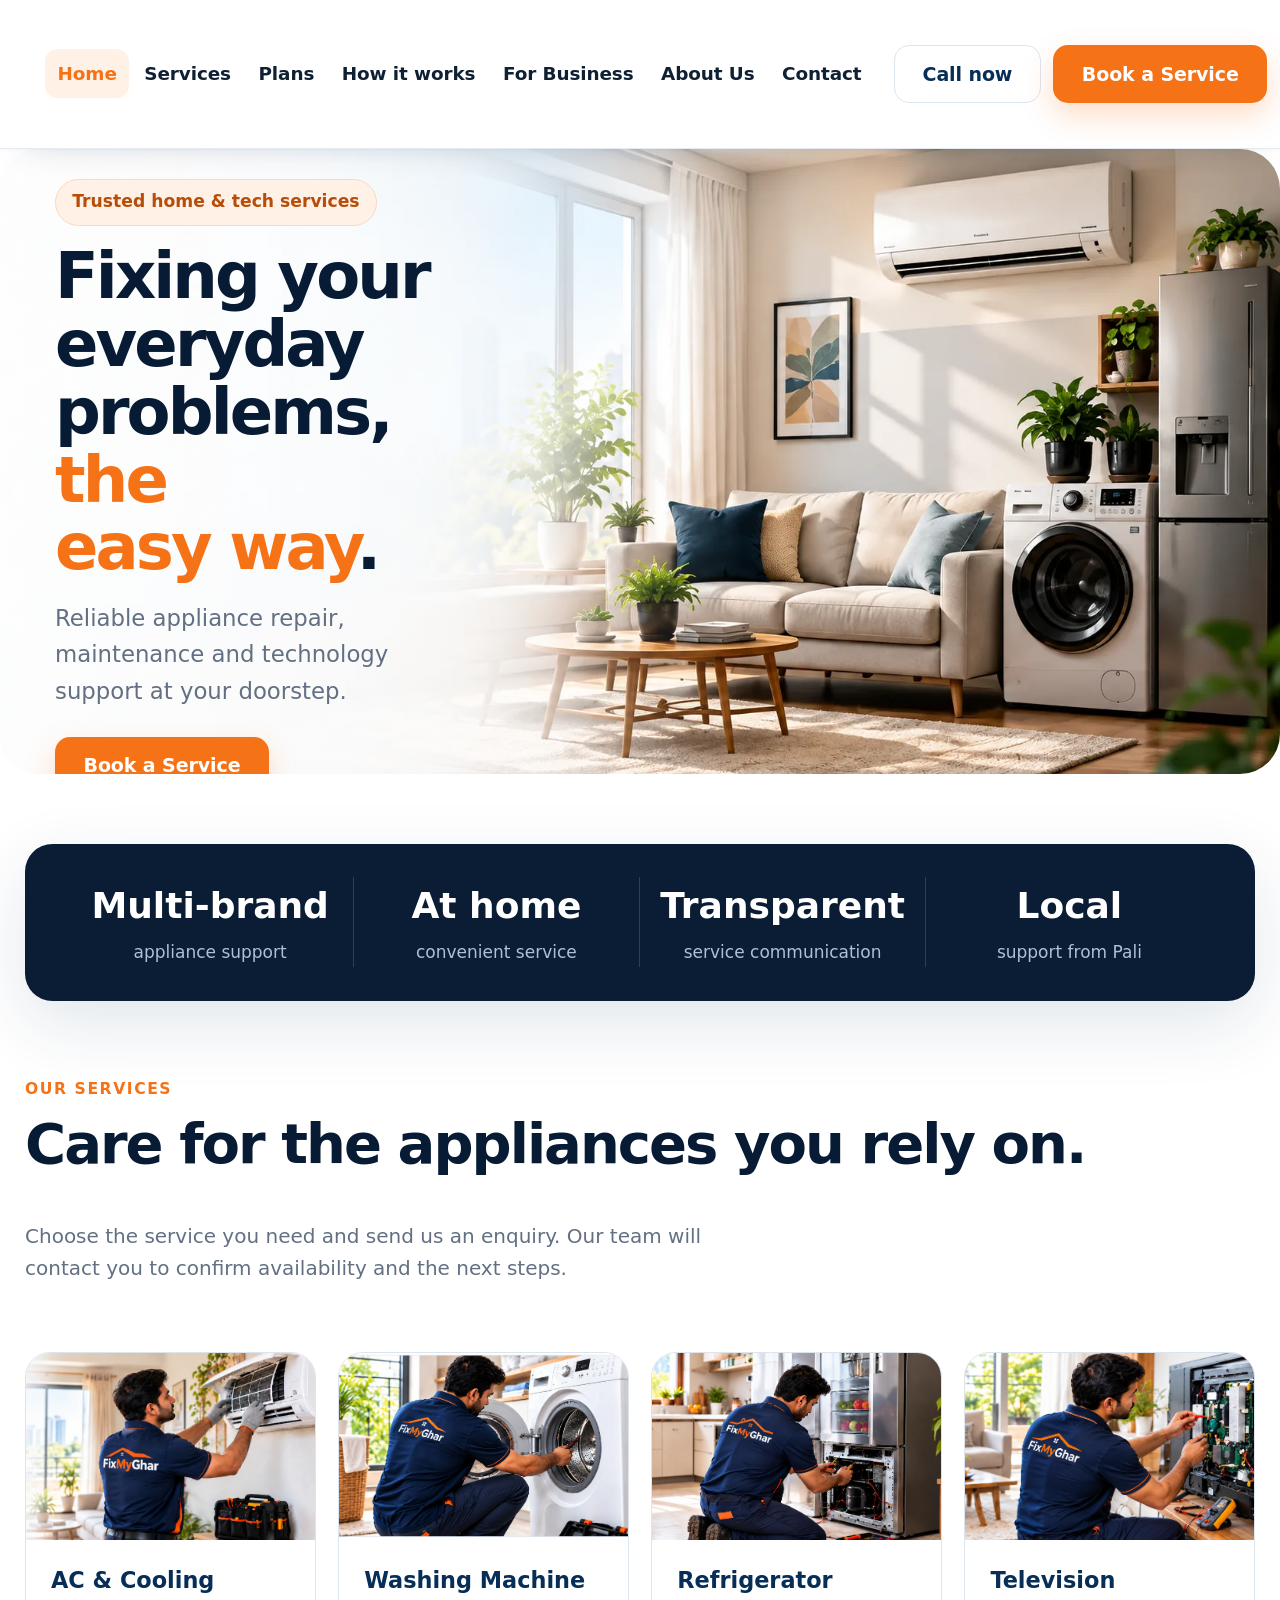
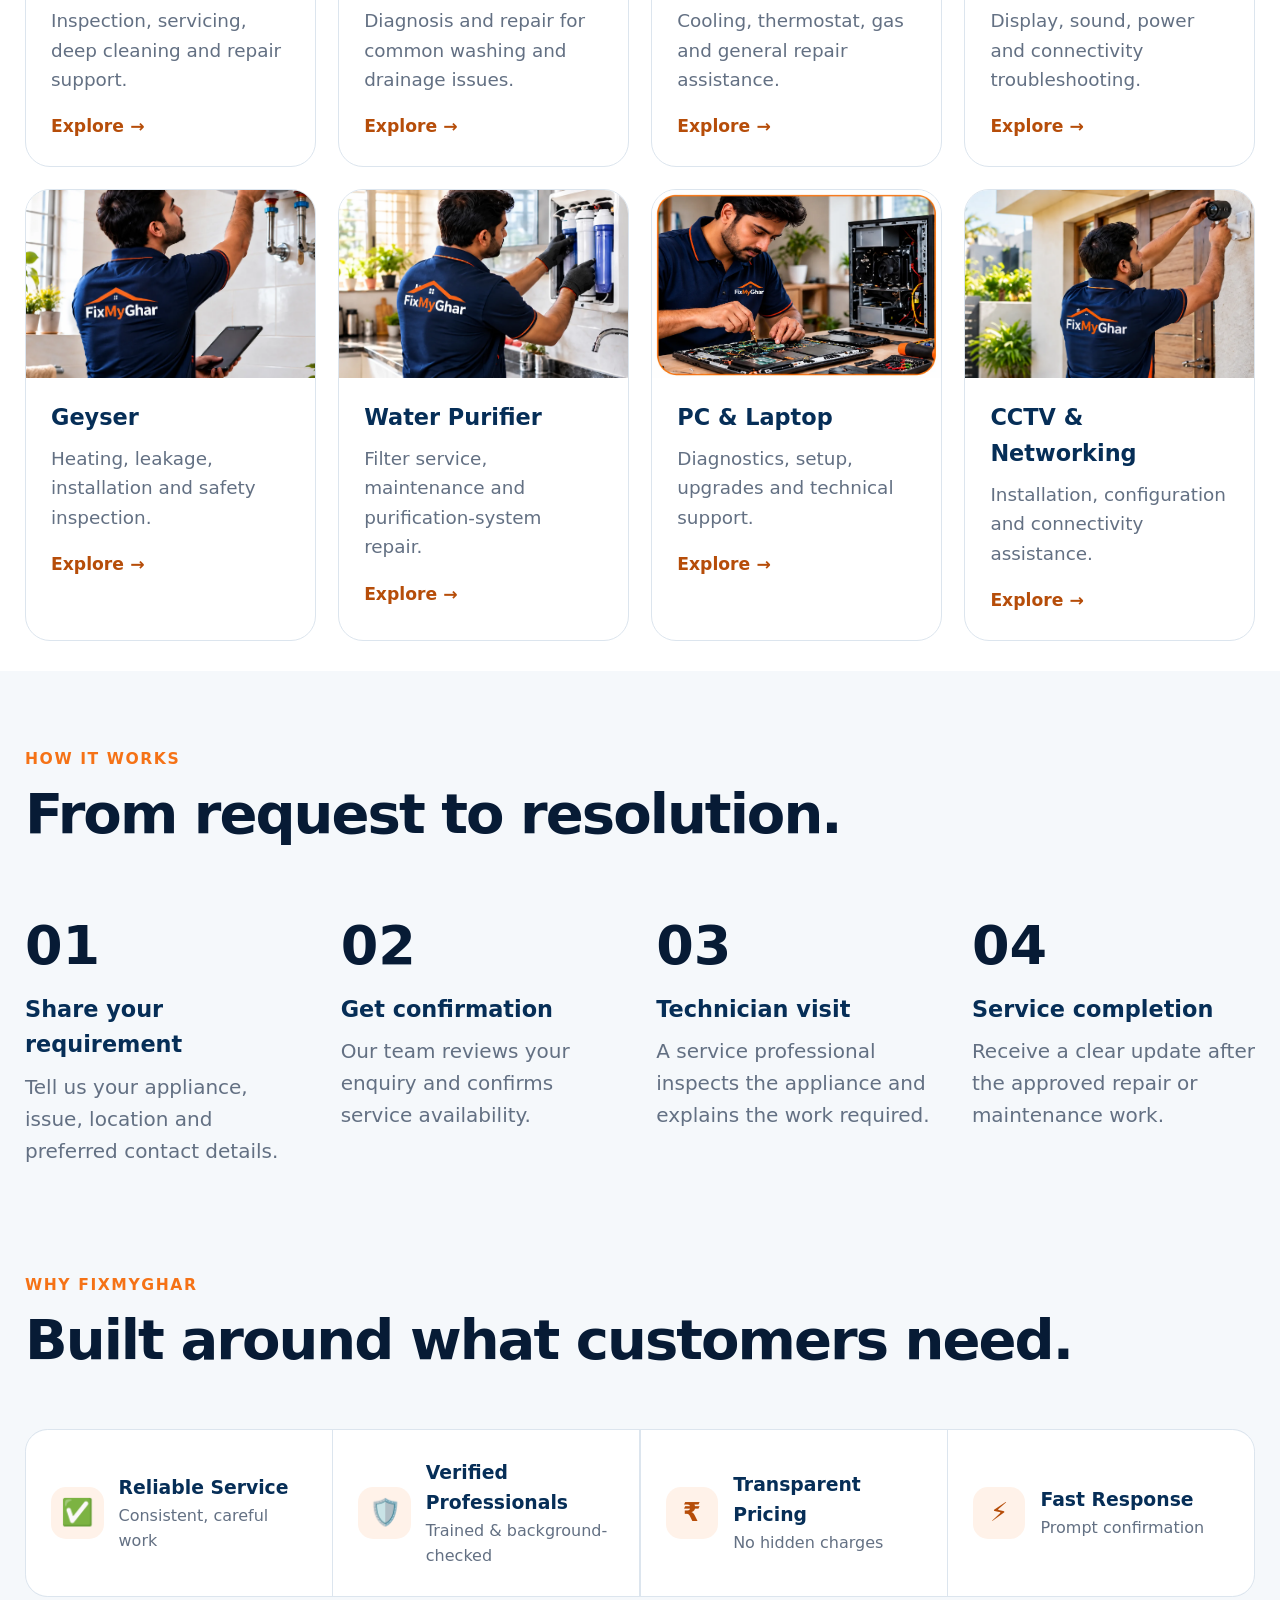
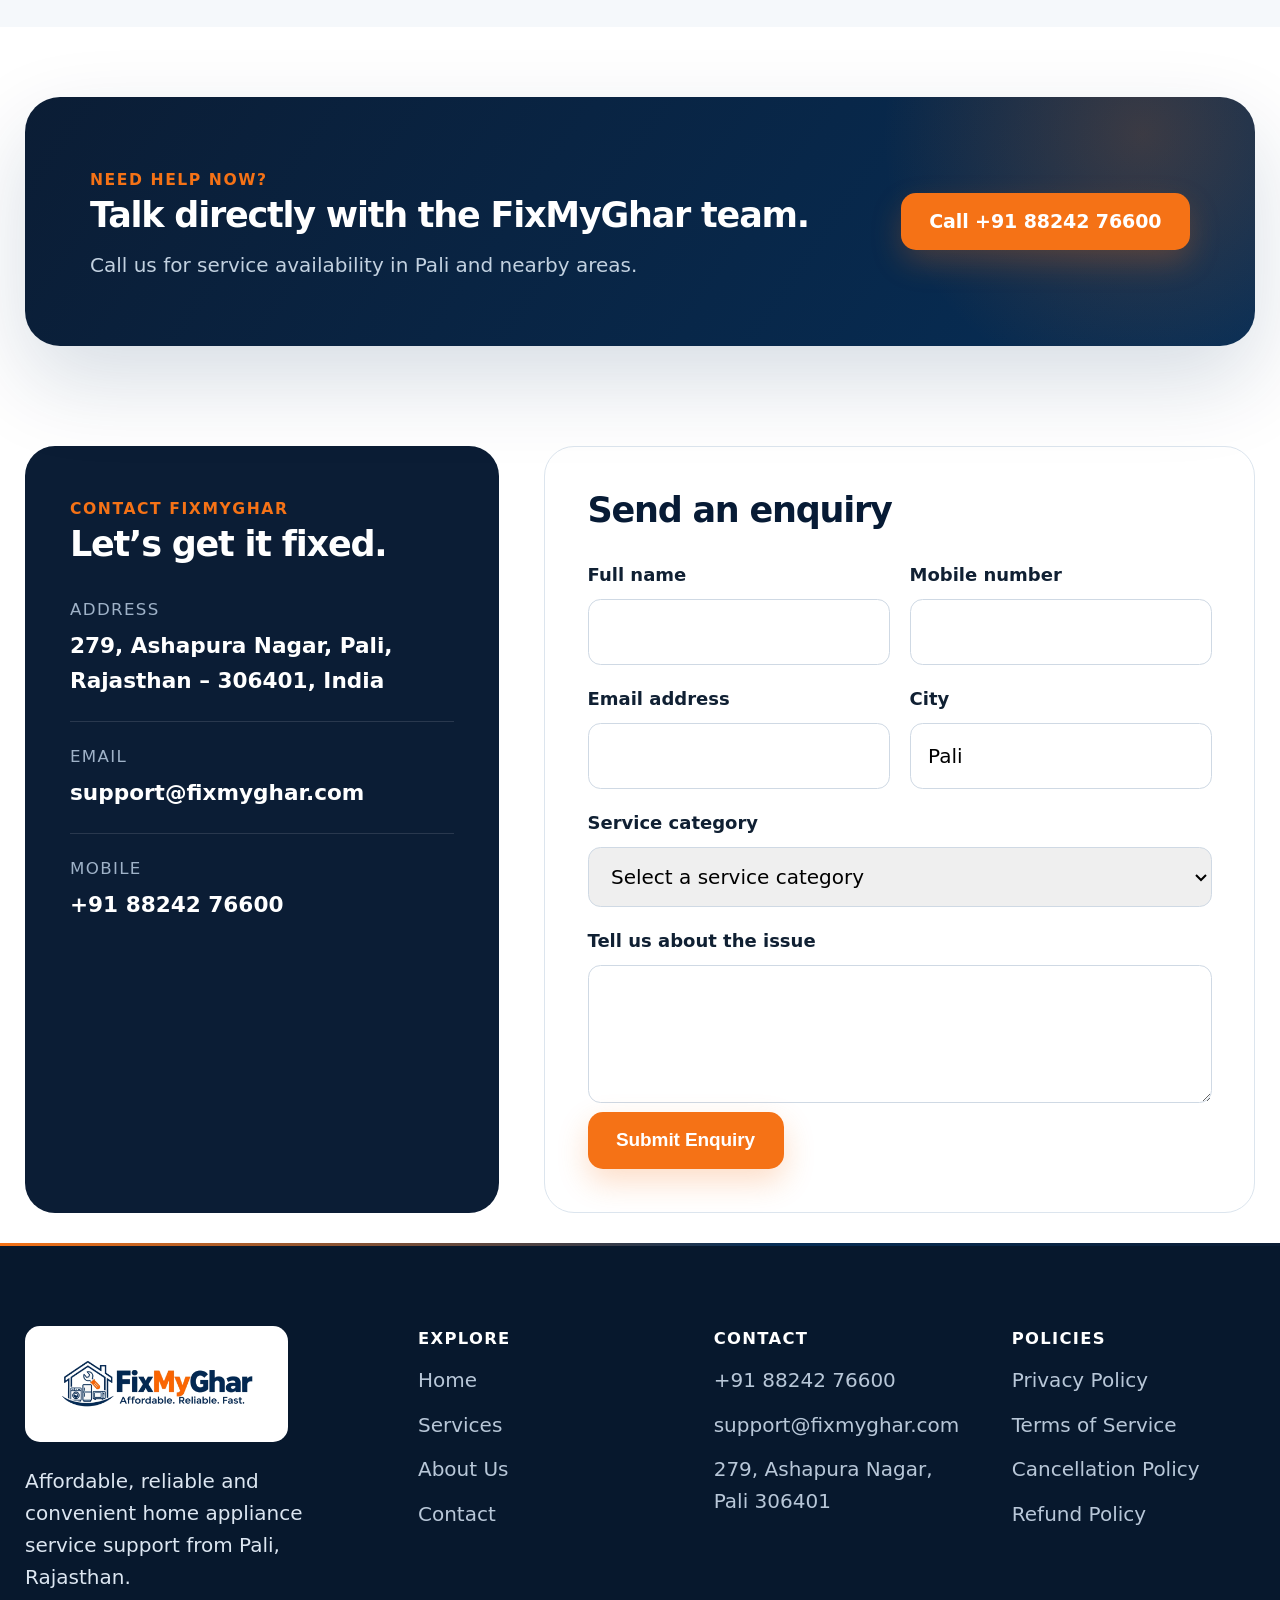
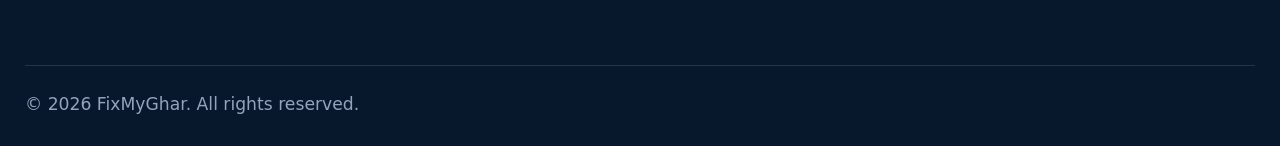
<file: index.html>
<!doctype html>
<html lang="en">
<head>
  <meta charset="utf-8">
  <meta name="viewport" content="width=device-width, initial-scale=1">
  <title>FixMyGhar | Affordable, Reliable Home Appliance Service</title>
  <meta name="description" content="Book trusted appliance repair and maintenance services with FixMyGhar in Pali, Rajasthan.">
  <link rel="icon" type="image/svg+xml" href="data:image/svg+xml,%3Csvg xmlns='http://www.w3.org/2000/svg' viewBox='0 0 64 64'%3E%3Crect width='64' height='64' rx='14' fill='%23062e57'/%3E%3Cpath d='M13 31 32 16l19 15v20H13z' fill='none' stroke='%23fff' stroke-width='5'/%3E%3Cpath d='m27 39 15-15' stroke='%23f57216' stroke-width='6' stroke-linecap='round'/%3E%3C/svg%3E">
  <link rel="stylesheet" href="styles.css?v=20260928">
</head>
<body>

  <header class="header">
    <nav class="nav wrap">
      <a href="/"><img class="logo" src="assets/fixmyghar-logo.webp?v=20260928b" alt="FixMyGhar – Affordable, Reliable, Fast"></a>
      <div class="navlinks">
        <a class="active" href="/">Home</a>
        <a href="/services">Services</a>
        <a href="/plans">Plans</a>
        <a href="/how-it-works">How it works</a>
        <a href="/business">For Business</a>
        <a href="/about">About Us</a>
        <a href="/contact">Contact</a>
      </div>
      <div class="actions">
        <a class="btn btn-secondary" href="tel:+918824276600">Call now</a>
        <a class="btn btn-primary" href="/contact">Book a Service</a>
        <button class="menu" aria-label="Toggle menu">☰</button>
      </div>
    </nav>
  </header>

  <main>

    <section class="img-hero">
      <div class="img-hero-media">
        <img src="assets/hero-section/home.webp?v=20260928c" alt="Modern living room with a serviced AC, washing machine and refrigerator" loading="eager">
      </div>
      <div class="wrap">
        <div class="img-hero-content">
          <span class="eyebrow">Trusted home &amp; tech services</span>
          <h1>Fixing your everyday problems, <span>the easy way</span>.</h1>
          <p class="lead">Reliable appliance repair, maintenance and technology support at your doorstep.</p>
          <div class="img-hero-ctas">
            <a class="btn btn-primary" href="/contact">Book a Service</a>
            <a class="btn btn-secondary" href="#how">How It Works</a>
          </div>
          <div class="trust">
            <span>Skilled technicians</span>
            <span>Clear service updates</span>
            <span>Customer-first support</span>
          </div>
        </div>
      </div>
    </section>

    <section class="stats">
      <div class="wrap stats-grid">
        <div class="stat"><strong>Multi-brand</strong><span>appliance support</span></div>
        <div class="stat"><strong>At home</strong><span>convenient service</span></div>
        <div class="stat"><strong>Transparent</strong><span>service communication</span></div>
        <div class="stat"><strong>Local</strong><span>support from Pali</span></div>
      </div>
    </section>

    <section class="section" id="services">
      <div class="wrap">
        <div class="section-head">
          <div>
            <span class="kicker">Our services</span>
            <h2>Care for the appliances you rely on.</h2>
          </div>
          <p>Choose the service you need and send us an enquiry. Our team will contact you to confirm availability and the next steps.</p>
        </div>
        <div class="service-grid">
          <article class="card home-service-card">
            <img src="assets/service-ac.webp?v=20260928c" alt="Technician servicing an air conditioner" loading="lazy">
            <h3>AC &amp; Cooling</h3>
            <p>Inspection, servicing, deep cleaning and repair support.</p>
            <span class="card-explore">Explore <span aria-hidden="true">&rarr;</span></span>
          </article>
          <article class="card home-service-card">
            <img src="assets/service-washing.webp?v=20260928c" alt="Technician repairing a washing machine" loading="lazy">
            <h3>Washing Machine</h3>
            <p>Diagnosis and repair for common washing and drainage issues.</p>
            <span class="card-explore">Explore <span aria-hidden="true">&rarr;</span></span>
          </article>
          <article class="card home-service-card">
            <img src="assets/service-refrigerator.webp?v=20260928c" alt="Technician diagnosing a refrigerator" loading="lazy">
            <h3>Refrigerator</h3>
            <p>Cooling, thermostat, gas and general repair assistance.</p>
            <span class="card-explore">Explore <span aria-hidden="true">&rarr;</span></span>
          </article>
          <article class="card home-service-card">
            <img src="assets/service-tv.webp?v=20260928c" alt="Technician repairing a television" loading="lazy">
            <h3>Television</h3>
            <p>Display, sound, power and connectivity troubleshooting.</p>
            <span class="card-explore">Explore <span aria-hidden="true">&rarr;</span></span>
          </article>
          <article class="card home-service-card">
            <img src="assets/service-geyser.webp?v=20260928c" alt="Technician inspecting a geyser" loading="lazy">
            <h3>Geyser</h3>
            <p>Heating, leakage, installation and safety inspection.</p>
            <span class="card-explore">Explore <span aria-hidden="true">&rarr;</span></span>
          </article>
          <article class="card home-service-card">
            <img src="assets/service-purifier.webp?v=20260928c" alt="Technician servicing a water purifier" loading="lazy">
            <h3>Water Purifier</h3>
            <p>Filter service, maintenance and purification-system repair.</p>
            <span class="card-explore">Explore <span aria-hidden="true">&rarr;</span></span>
          </article>
          <article class="card home-service-card">
            <img src="assets/service-laptop.webp?v=20260928c" alt="Technician repairing a laptop" loading="lazy">
            <h3>PC &amp; Laptop</h3>
            <p>Diagnostics, setup, upgrades and technical support.</p>
            <span class="card-explore">Explore <span aria-hidden="true">&rarr;</span></span>
          </article>
          <article class="card home-service-card">
            <img src="assets/service-cctv.webp?v=20260928c" alt="Technician installing a CCTV camera" loading="lazy">
            <h3>CCTV &amp; Networking</h3>
            <p>Installation, configuration and connectivity assistance.</p>
            <span class="card-explore">Explore <span aria-hidden="true">&rarr;</span></span>
          </article>
        </div>
      </div>
    </section>

    <section class="section soft" id="how">
      <div class="wrap">
        <div class="section-head">
          <div>
            <span class="kicker">How it works</span>
            <h2>From request to resolution.</h2>
          </div>
        </div>
        <div class="steps">
          <div class="step">
            <h3>Share your requirement</h3>
            <p>Tell us your appliance, issue, location and preferred contact details.</p>
          </div>
          <div class="step">
            <h3>Get confirmation</h3>
            <p>Our team reviews your enquiry and confirms service availability.</p>
          </div>
          <div class="step">
            <h3>Technician visit</h3>
            <p>A service professional inspects the appliance and explains the work required.</p>
          </div>
          <div class="step">
            <h3>Service completion</h3>
            <p>Receive a clear update after the approved repair or maintenance work.</p>
          </div>
        </div>
      </div>
    </section>

    <section class="section soft">
      <div class="wrap">
        <div class="section-head">
          <div>
            <span class="kicker">Why FixMyGhar</span>
            <h2>Built around what customers need.</h2>
          </div>
        </div>
        <div class="trust-strip">
          <div class="trust-strip-item">
            <div class="icon">✅</div>
            <div>
              <strong>Reliable Service</strong>
              <span>Consistent, careful work</span>
            </div>
          </div>
          <div class="trust-strip-item">
            <div class="icon">🛡️</div>
            <div>
              <strong>Verified Professionals</strong>
              <span>Trained &amp; background-checked</span>
            </div>
          </div>
          <div class="trust-strip-item">
            <div class="icon">₹</div>
            <div>
              <strong>Transparent Pricing</strong>
              <span>No hidden charges</span>
            </div>
          </div>
          <div class="trust-strip-item">
            <div class="icon">⚡</div>
            <div>
              <strong>Fast Response</strong>
              <span>Prompt confirmation</span>
            </div>
          </div>
        </div>
      </div>
    </section>

    <section class="section">
      <div class="wrap">
        <div class="band">
          <div>
            <span class="kicker">Need help now?</span>
            <h2>Talk directly with the FixMyGhar team.</h2>
            <p>Call us for service availability in Pali and nearby areas.</p>
          </div>
          <a class="btn btn-primary" href="tel:+918824276600">Call +91 88242 76600</a>
        </div>
      </div>
    </section>

    <section class="section" id="contact">
      <div class="wrap contact-grid">
        <div class="contact-panel">
          <span class="kicker">Contact FixMyGhar</span>
          <h2>Let&rsquo;s get it fixed.</h2>
          <div class="contact-item">
            <small>Address</small>
            <a target="_blank" rel="noopener" href="https://www.google.com/maps/search/?api=1&query=279%2C%20Ashapura%20Nagar%2C%20Pali%20306401">279, Ashapura Nagar, Pali, Rajasthan – 306401, India</a>
          </div>
          <div class="contact-item">
            <small>Email</small>
            <a href="mailto:support@fixmyghar.com">support@fixmyghar.com</a>
          </div>
          <div class="contact-item">
            <small>Mobile</small>
            <a href="tel:+918824276600">+91 88242 76600</a>
          </div>
        </div>
        <form class="form" id="enquiry-form">
          <h2>Send an enquiry</h2>
          <div class="fields">
            <div class="field">
              <label for="name">Full name</label>
              <input id="name" required autocomplete="name">
            </div>
            <div class="field">
              <label for="mobile">Mobile number</label>
              <input id="mobile" required inputmode="tel" autocomplete="tel">
            </div>
            <div class="field">
              <label for="email">Email address</label>
              <input id="email" type="email" autocomplete="email">
            </div>
            <div class="field">
              <label for="city">City</label>
              <input id="city" value="Pali" autocomplete="address-level2">
            </div>
            <div class="field full">
              <label for="category">Service category</label>
              <select id="category" required autocomplete="off">
                <option value="" selected disabled>Select a service category</option>
                <option>AC &amp; Cooling</option>
                <option>Washing Machine</option>
                <option>Refrigerator</option>
                <option>Television</option>
                <option>Geyser</option>
                <option>Water Purifier</option>
                <option>PC &amp; Laptop</option>
                <option>CCTV &amp; Networking</option>
                <option>Other</option>
              </select>
            </div>
            <div class="field full">
              <label for="message">Tell us about the issue</label>
              <textarea id="message" required></textarea>
            </div>
          </div>
          <button class="btn btn-primary" type="submit">Submit Enquiry</button>
          <div class="notice" role="status">Thank you. Your enquiry has been recorded in this website preview. Please call or email FixMyGhar for immediate assistance.</div>
        </form>
      </div>
    </section>

  </main>

  <footer>
    <div class="wrap">
      <div class="footer-grid">
        <div>
          <img class="footer-logo" src="assets/fixmyghar-logo.webp?v=20260928b" alt="FixMyGhar">
          <p>Affordable, reliable and convenient home appliance service support from Pali, Rajasthan.</p>
        </div>
        <div>
          <h4>Explore</h4>
          <a href="/">Home</a>
          <a href="/services">Services</a>
          <a href="/about">About Us</a>
          <a href="/contact">Contact</a>
        </div>
        <div>
          <h4>Contact</h4>
          <a href="tel:+918824276600">+91 88242 76600</a>
          <a href="mailto:support@fixmyghar.com">support@fixmyghar.com</a>
          <a target="_blank" rel="noopener" href="https://www.google.com/maps/search/?api=1&query=279%2C%20Ashapura%20Nagar%2C%20Pali%20306401">279, Ashapura Nagar, Pali 306401</a>
        </div>
        <div>
          <h4>Policies</h4>
          <a href="/privacy">Privacy Policy</a>
          <a href="/terms">Terms of Service</a>
          <a href="/cancellation">Cancellation Policy</a>
          <a href="/refund">Refund Policy</a>
        </div>
      </div>
      <div class="footer-bottom">© 2026 FixMyGhar. All rights reserved.</div>
    </div>
  </footer>

  <script src="script.js?v=20260928"></script>
</body>
</html>
</file>
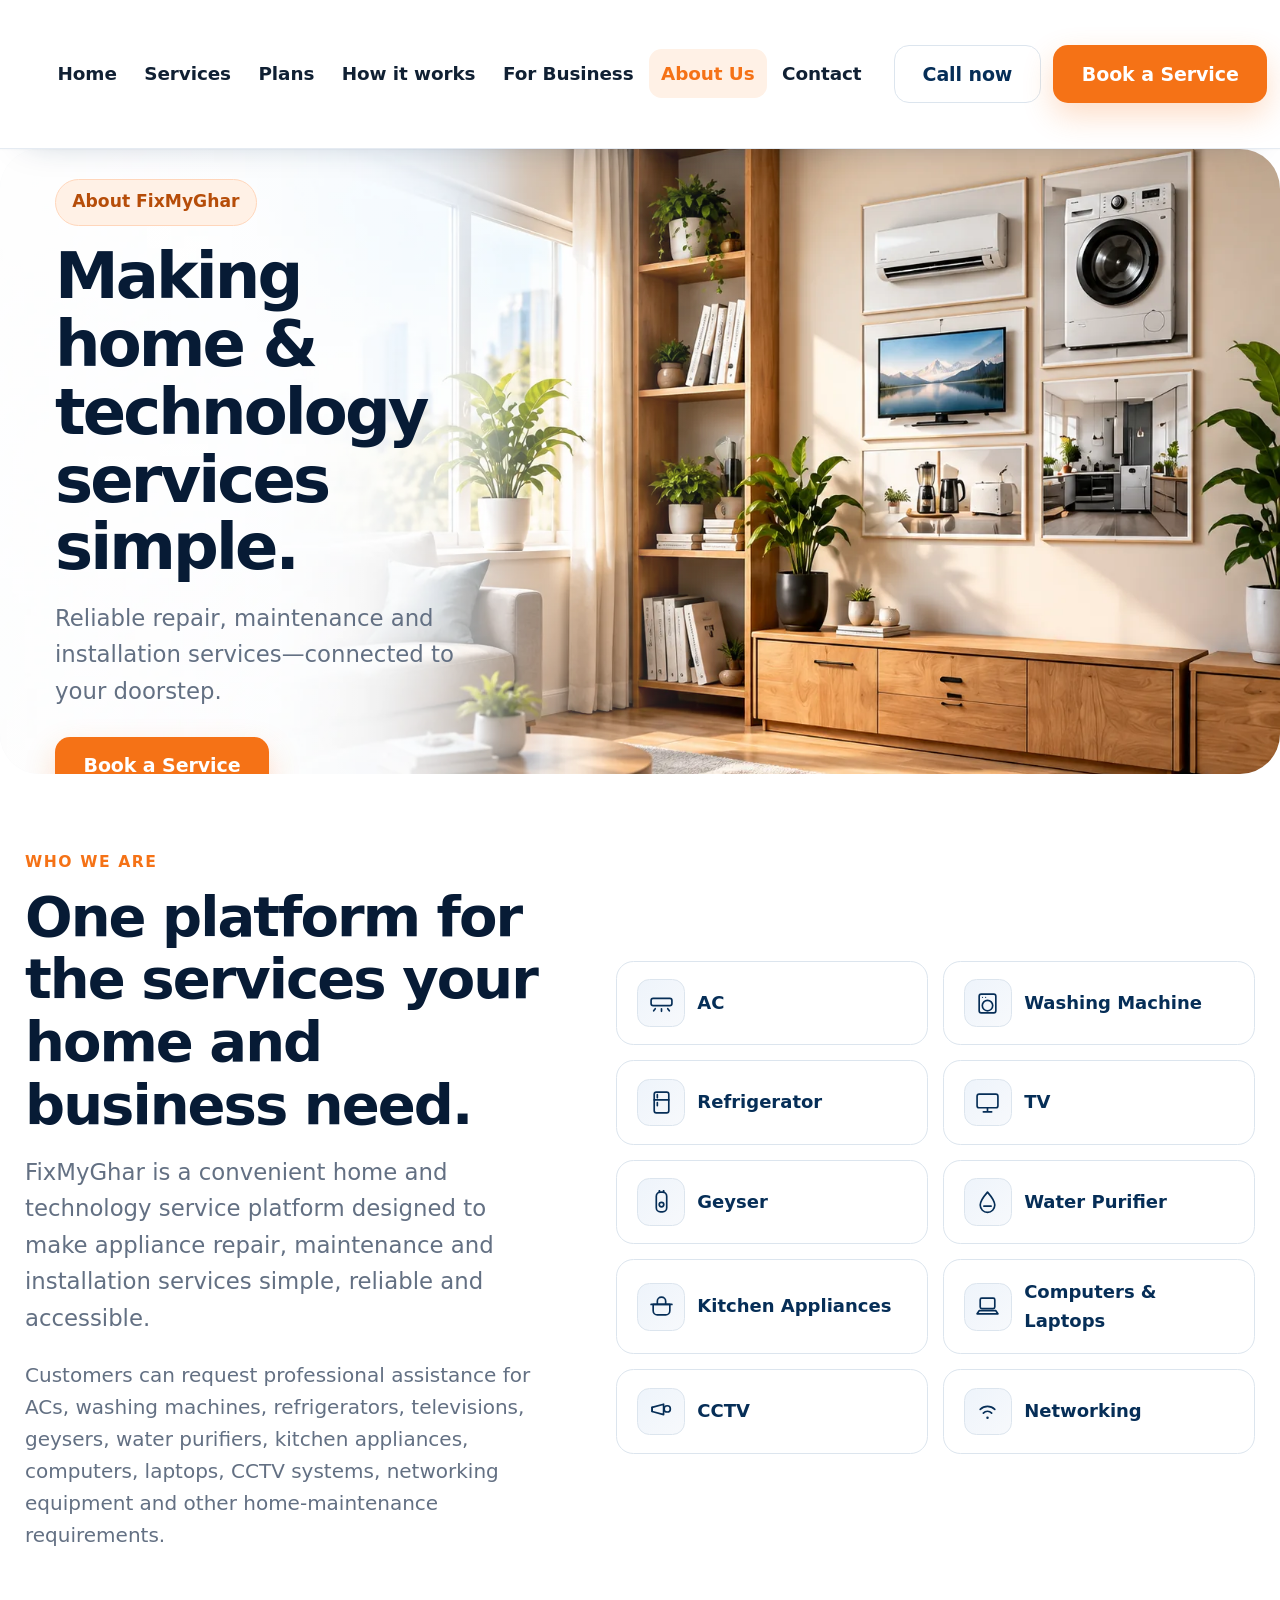
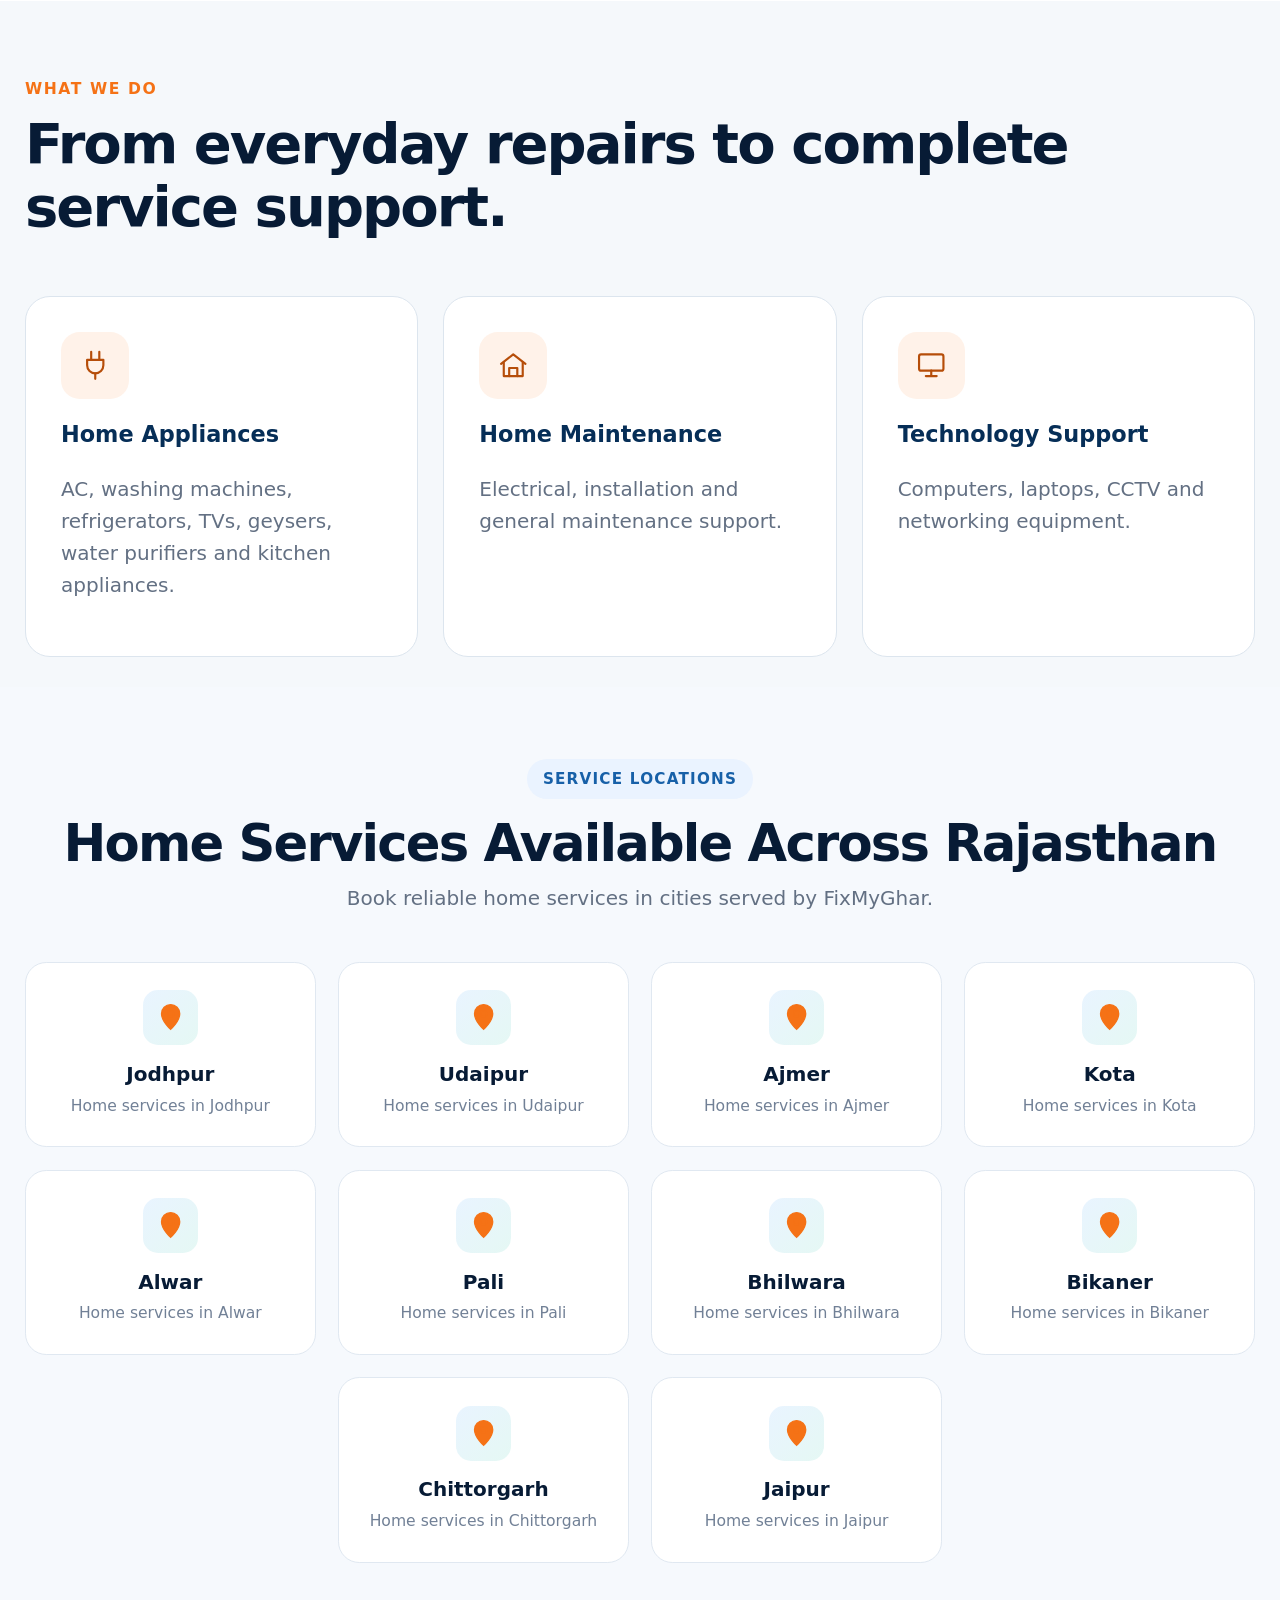
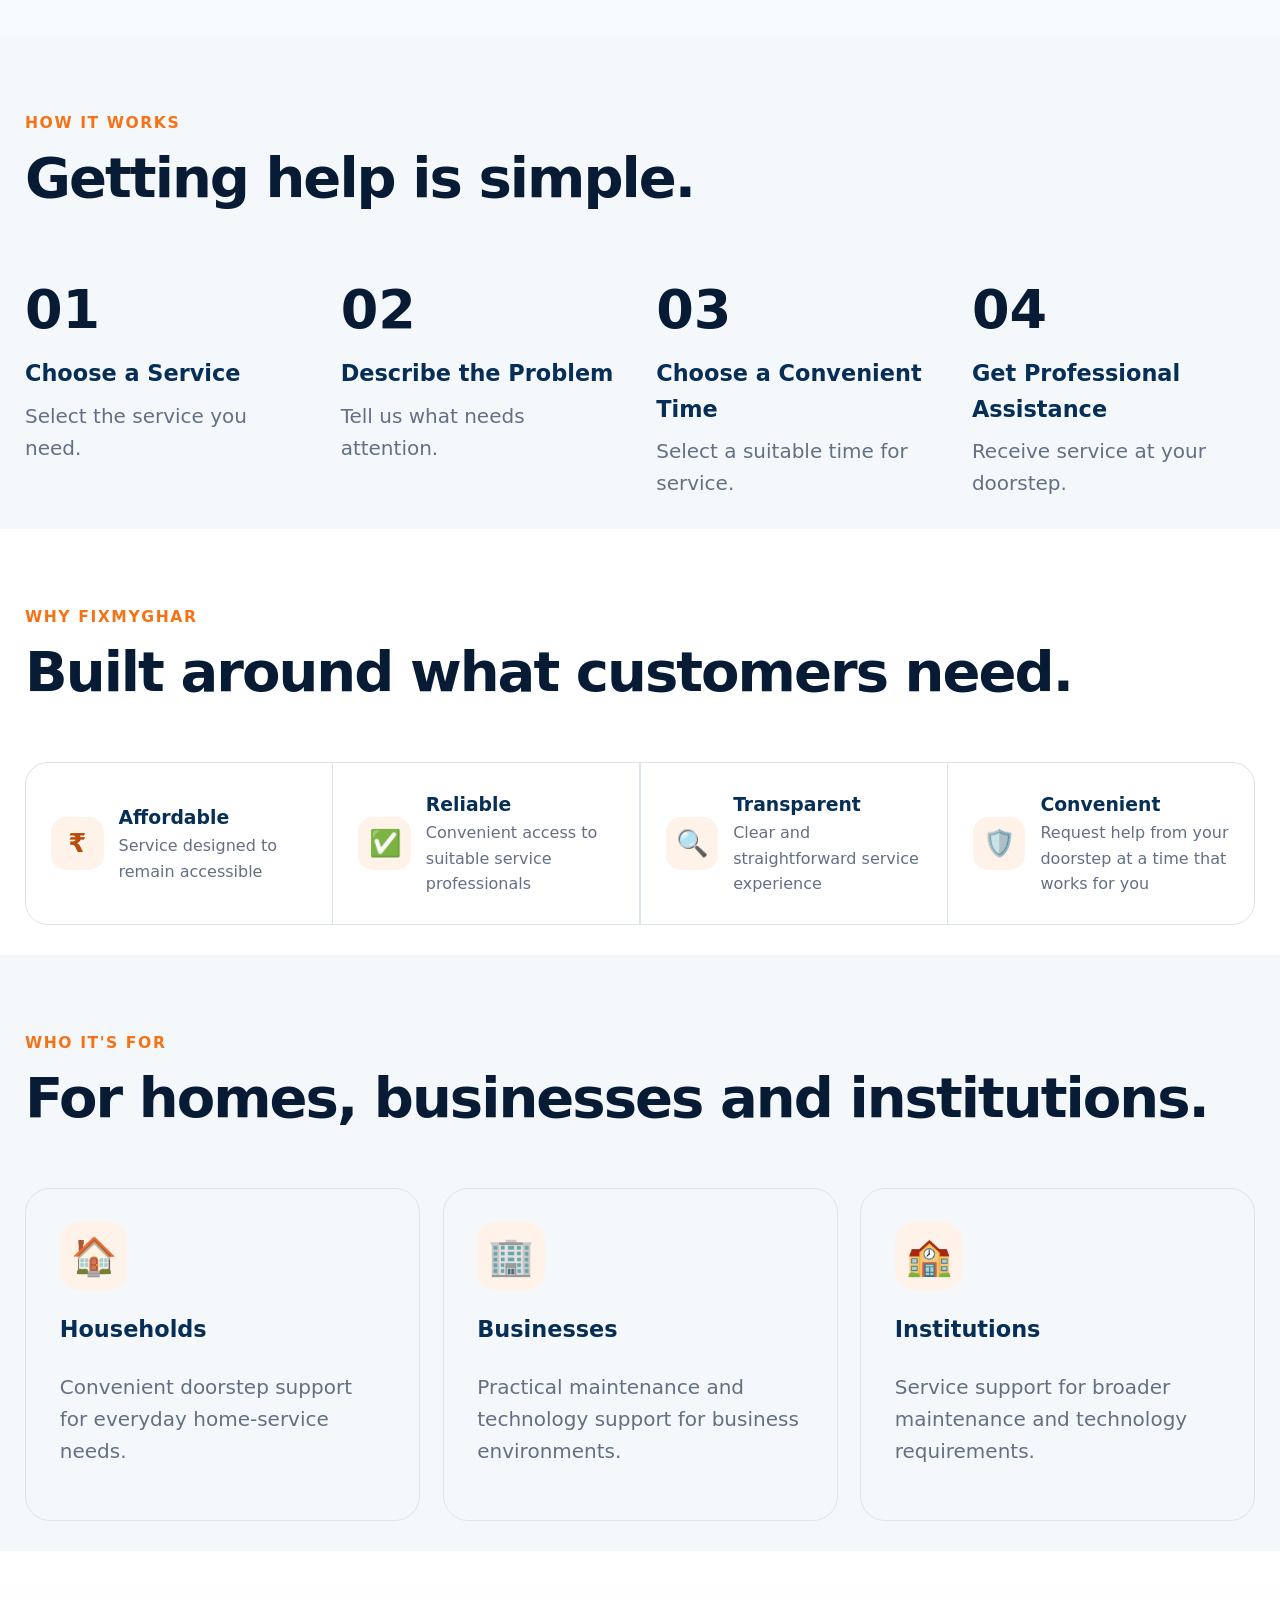
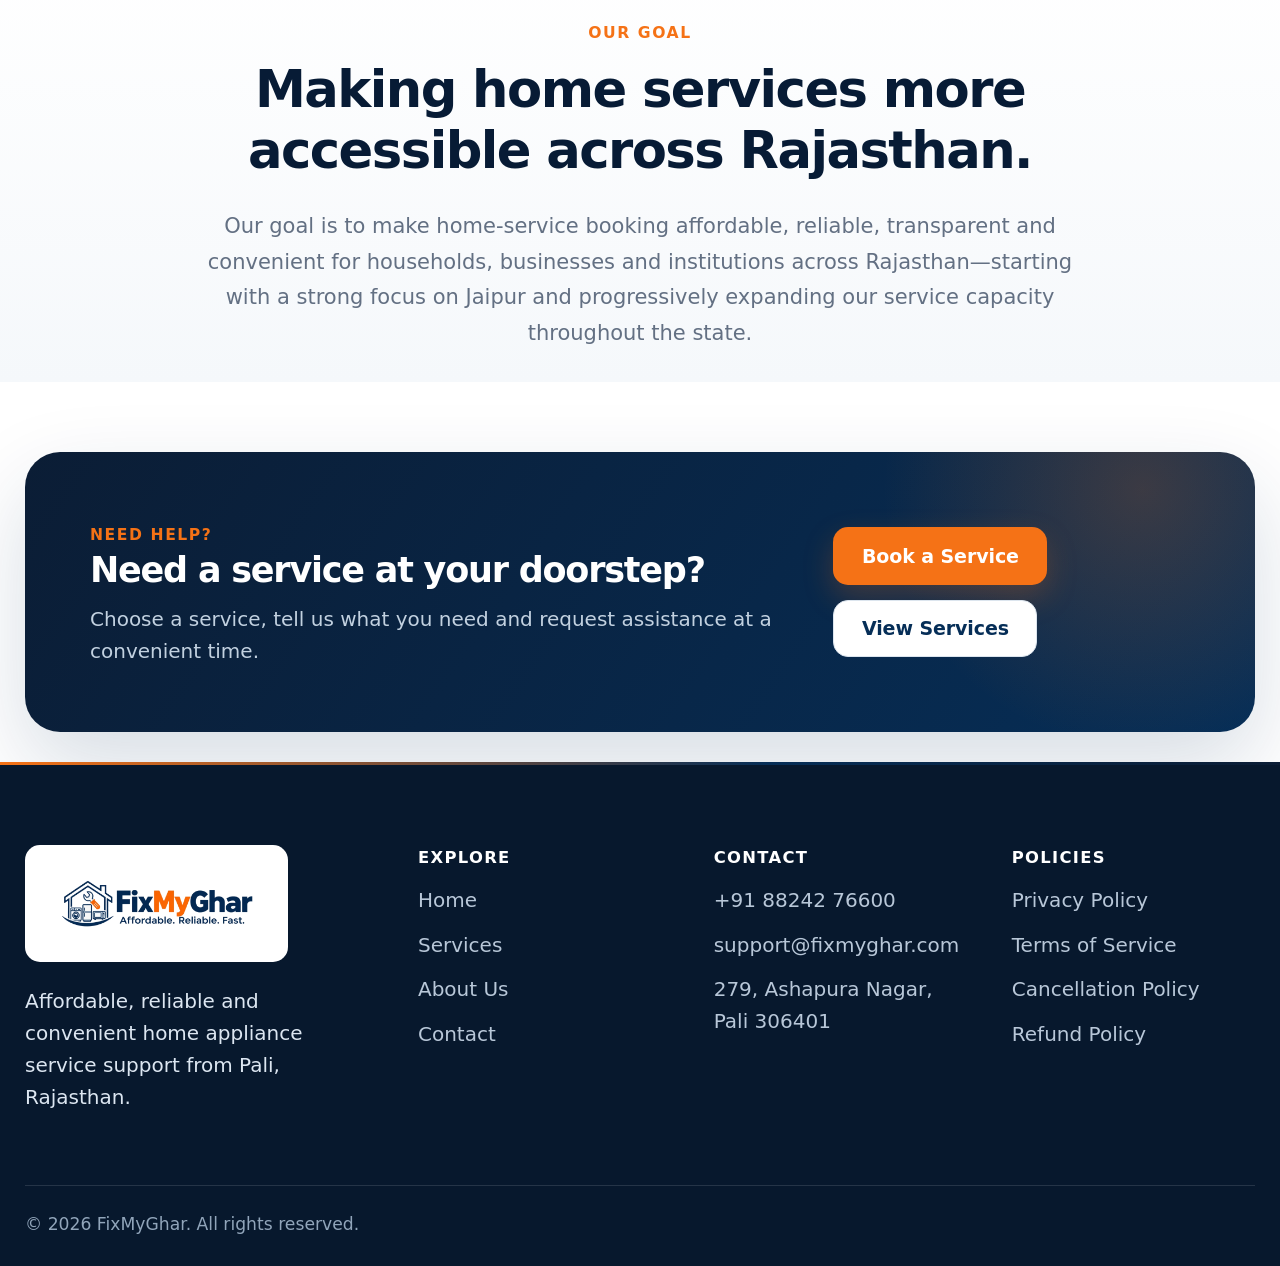
<file: about.html>
<!doctype html>
<html lang="en">
<head>
  <meta charset="utf-8">
  <meta name="viewport" content="width=device-width, initial-scale=1">
  <title>About FixMyGhar | Home & Technology Services in Rajasthan</title>
  <meta name="description" content="FixMyGhar connects households, businesses and institutions across Rajasthan with professionals for appliance repair, maintenance,  installation and technology support.">
  <link rel="icon" type="image/svg+xml" href="data:image/svg+xml,%3Csvg xmlns='http://www.w3.org/2000/svg' viewBox='0 0 64 64'%3E%3Crect width='64' height='64' rx='14' fill='%23062e57'/%3E%3Cpath d='M13 31 32 16l19 15v20H13z' fill='none' stroke='%23fff' stroke-width='5'/%3E%3Cpath d='m27 39 15-15' stroke='%23f57216' stroke-width='6' stroke-linecap='round'/%3E%3C/svg%3E">
  <link rel="stylesheet" href="styles.css?v=20260928">
</head>
<body>

  <header class="header">
    <nav class="nav wrap">
      <a href="/"><img class="logo" src="assets/fixmyghar-logo.webp?v=20260928b" alt="FixMyGhar – Affordable, Reliable, Fast"></a>
      <div class="navlinks">
        <a href="/">Home</a>
        <a href="/services">Services</a>
        <a href="/plans">Plans</a>
        <a href="/how-it-works">How it works</a>
        <a href="/business">For Business</a>
        <a class="active" href="/about">About Us</a>
        <a href="/contact">Contact</a>
      </div>
      <div class="actions">
        <a class="btn btn-secondary" href="tel:+918824276600">Call now</a>
        <a class="btn btn-primary" href="/contact">Book a Service</a>
        <button class="menu" aria-label="Toggle menu">☰</button>
      </div>
    </nav>
  </header>

  <main>

    <!-- 1. Hero -->
    <section class="img-hero">
      <div class="img-hero-media">
        <img src="assets/hero-section/aboutus.webp?v=20260928c" alt="Modern home gallery wall showcasing AC, washing machine, TV and kitchen appliances" loading="eager">
      </div>
      <div class="wrap">
        <div class="img-hero-content">
          <span class="eyebrow">About FixMyGhar</span>
          <h1>Making home &amp; technology services simple.</h1>
          <p class="lead">Reliable repair, maintenance and installation services—connected to your doorstep.</p>
          <div class="img-hero-ctas">
            <a class="btn btn-primary" href="/contact">Book a Service</a>
            <a class="btn btn-secondary" href="/services">Explore Services</a>
          </div>
        </div>
      </div>
    </section>

    <!-- 2. Who we are -->
    <section class="section">
      <div class="wrap about-grid">
        <div>
          <span class="kicker">Who we are</span>
          <h2>One platform for the services your home and business need.</h2>
          <p class="lead" style="margin-top: 14px">FixMyGhar is a convenient home and technology service platform designed to make appliance repair, maintenance and installation services simple, reliable and accessible.</p>
          <p style="color: var(--muted); margin-top: 16px">Customers can request professional assistance for ACs, washing machines, refrigerators, televisions, geysers, water purifiers, kitchen appliances, computers, laptops, CCTV systems, networking equipment and other home-maintenance requirements.</p>
        </div>
        <div class="mini-service-grid">
          <div class="mini-service">
            <span class="about-service-icon"><svg viewBox="0 0 24 24"><rect x="2" y="7" width="20" height="7" rx="2"/><path d="M6 17l-1.5 2M12 17v2.5M18 17l1.5 2"/></svg></span>
            AC
          </div>
          <div class="mini-service">
            <span class="about-service-icon"><svg viewBox="0 0 24 24"><rect x="4" y="3" width="16" height="18" rx="2"/><circle cx="12" cy="14" r="5"/><circle cx="7.2" cy="6" r="0.6" fill="currentColor" stroke="none"/><circle cx="10.2" cy="6" r="0.6" fill="currentColor" stroke="none"/></svg></span>
            Washing Machine
          </div>
          <div class="mini-service">
            <span class="about-service-icon"><svg viewBox="0 0 24 24"><rect x="5" y="2" width="14" height="20" rx="2"/><path d="M5 9.5h14"/><path d="M8 4.5v3M8 12v3"/></svg></span>
            Refrigerator
          </div>
          <div class="mini-service">
            <span class="about-service-icon"><svg viewBox="0 0 24 24"><rect x="2" y="4" width="20" height="13" rx="2"/><path d="M8 21h8M12 17v4"/></svg></span>
            TV
          </div>
          <div class="mini-service">
            <span class="about-service-icon"><svg viewBox="0 0 24 24"><rect x="7" y="2" width="10" height="19" rx="4"/><path d="M10 2V.5M14 2V.5"/><circle cx="12" cy="14" r="2.2"/></svg></span>
            Geyser
          </div>
          <div class="mini-service">
            <span class="about-service-icon"><svg viewBox="0 0 24 24"><path d="M12 2s7 8 7 12.5A7 7 0 1 1 5 14.5C5 10 12 2 12 2Z"/><path d="M8.5 15.5h7"/></svg></span>
            Water Purifier
          </div>
          <div class="mini-service">
            <span class="about-service-icon"><svg viewBox="0 0 24 24"><path d="M4 10h16v6a4 4 0 0 1-4 4H8a4 4 0 0 1-4-4v-6Z"/><path d="M2 10h20M8 10V7a4 4 0 0 1 8 0v3"/></svg></span>
            Kitchen Appliances
          </div>
          <div class="mini-service">
            <span class="about-service-icon"><svg viewBox="0 0 24 24"><rect x="5" y="4" width="14" height="10" rx="1.5"/><path d="M2 19h20l-2-3H4l-2 3Z"/></svg></span>
            Computers &amp; Laptops
          </div>
          <div class="mini-service">
            <span class="about-service-icon"><svg viewBox="0 0 24 24"><path d="M3 8l11-3v10L3 12V8Z"/><circle cx="17.5" cy="9.5" r="3"/><path d="M3 8v4"/></svg></span>
            CCTV
          </div>
          <div class="mini-service">
            <span class="about-service-icon"><svg viewBox="0 0 24 24"><path d="M5 10a10 10 0 0 1 14 0"/><path d="M8 13.5a5.5 5.5 0 0 1 8 0"/><circle cx="12" cy="18" r="1.2" fill="currentColor" stroke="none"/></svg></span>
            Networking
          </div>
        </div>
      </div>
    </section>

    <!-- 3. What we do -->
    <section class="section soft">
      <div class="wrap">
        <div class="section-head">
          <div>
            <span class="kicker">What we do</span>
            <h2>From everyday repairs to complete service support.</h2>
          </div>
        </div>
        <div class="content-grid">
          <article class="content-card">
            <div class="icon"><svg viewBox="0 0 24 24" width="26" height="26" fill="none" stroke="currentColor" stroke-width="1.6" stroke-linecap="round" stroke-linejoin="round"><path d="M9 2v6M15 2v6M6 8h12v4a6 6 0 0 1-12 0V8Z"/><path d="M12 18v4"/></svg></div>
            <h3>Home Appliances</h3>
            <p>AC, washing machines, refrigerators, TVs, geysers, water purifiers and kitchen appliances.</p>
          </article>
          <article class="content-card">
            <div class="icon"><svg viewBox="0 0 24 24" width="26" height="26" fill="none" stroke="currentColor" stroke-width="1.6" stroke-linecap="round" stroke-linejoin="round"><path d="M3 11l9-7 9 7"/><path d="M5 10v10h14V10"/><path d="M9 20v-6h6v6"/></svg></div>
            <h3>Home Maintenance</h3>
            <p>Electrical,  installation and general maintenance support.</p>
          </article>
          <article class="content-card">
            <div class="icon"><svg viewBox="0 0 24 24" width="26" height="26" fill="none" stroke="currentColor" stroke-width="1.6" stroke-linecap="round" stroke-linejoin="round"><rect x="3" y="4" width="18" height="12" rx="1.5"/><path d="M8 20h8M12 16v4"/></svg></div>
            <h3>Technology Support</h3>
            <p>Computers, laptops, CCTV and networking equipment.</p>
          </article>
        </div>
      </div>
    </section>

    <!-- 4. Where we serve -->
<section class="locations-section">
  <div class="wrap">

    <div class="locations-head">
      <span class="locations-kicker">SERVICE LOCATIONS</span>
      <h2>Home Services Available Across Rajasthan</h2>
      <p>Book reliable home services in cities served by FixMyGhar.</p>
    </div>

    <div class="locations-grid">

      <div class="location-card">
        <div class="location-icon">
          <svg viewBox="0 0 24 24" aria-hidden="true">
            <path d="M12 21s7-6.2 7-12a7 7 0 1 0-14 0c0 5.8 7 12 7 12Z"/>
            <circle cx="12" cy="9" r="2.3"/>
          </svg>
        </div>
        <h3>Jodhpur</h3>
        <p>Home services in Jodhpur</p>
      </div>

      <div class="location-card">
        <div class="location-icon">
          <svg viewBox="0 0 24 24" aria-hidden="true">
            <path d="M12 21s7-6.2 7-12a7 7 0 1 0-14 0c0 5.8 7 12 7 12Z"/>
            <circle cx="12" cy="9" r="2.3"/>
          </svg>
        </div>
        <h3>Udaipur</h3>
        <p>Home services in Udaipur</p>
      </div>

      <div class="location-card">
        <div class="location-icon">
          <svg viewBox="0 0 24 24" aria-hidden="true">
            <path d="M12 21s7-6.2 7-12a7 7 0 1 0-14 0c0 5.8 7 12 7 12Z"/>
            <circle cx="12" cy="9" r="2.3"/>
          </svg>
        </div>
        <h3>Ajmer</h3>
        <p>Home services in Ajmer</p>
      </div>

      <div class="location-card">
        <div class="location-icon">
          <svg viewBox="0 0 24 24" aria-hidden="true">
            <path d="M12 21s7-6.2 7-12a7 7 0 1 0-14 0c0 5.8 7 12 7 12Z"/>
            <circle cx="12" cy="9" r="2.3"/>
          </svg>
        </div>
        <h3>Kota</h3>
        <p>Home services in Kota</p>
      </div>

      <div class="location-card">
        <div class="location-icon">
          <svg viewBox="0 0 24 24" aria-hidden="true">
            <path d="M12 21s7-6.2 7-12a7 7 0 1 0-14 0c0 5.8 7 12 7 12Z"/>
            <circle cx="12" cy="9" r="2.3"/>
          </svg>
        </div>
        <h3>Alwar</h3>
        <p>Home services in Alwar</p>
      </div>

      <div class="location-card">
        <div class="location-icon">
          <svg viewBox="0 0 24 24" aria-hidden="true">
            <path d="M12 21s7-6.2 7-12a7 7 0 1 0-14 0c0 5.8 7 12 7 12Z"/>
            <circle cx="12" cy="9" r="2.3"/>
          </svg>
        </div>
        <h3>Pali</h3>
        <p>Home services in Pali</p>
      </div>

      <div class="location-card">
        <div class="location-icon">
          <svg viewBox="0 0 24 24" aria-hidden="true">
            <path d="M12 21s7-6.2 7-12a7 7 0 1 0-14 0c0 5.8 7 12 7 12Z"/>
            <circle cx="12" cy="9" r="2.3"/>
          </svg>
        </div>
        <h3>Bhilwara</h3>
        <p>Home services in Bhilwara</p>
      </div>

      <div class="location-card">
        <div class="location-icon">
          <svg viewBox="0 0 24 24" aria-hidden="true">
            <path d="M12 21s7-6.2 7-12a7 7 0 1 0-14 0c0 5.8 7 12 7 12Z"/>
            <circle cx="12" cy="9" r="2.3"/>
          </svg>
        </div>
        <h3>Bikaner</h3>
        <p>Home services in Bikaner</p>
      </div>

      <div class="location-card">
        <div class="location-icon">
          <svg viewBox="0 0 24 24" aria-hidden="true">
            <path d="M12 21s7-6.2 7-12a7 7 0 1 0-14 0c0 5.8 7 12 7 12Z"/>
            <circle cx="12" cy="9" r="2.3"/>
          </svg>
        </div>
        <h3>Chittorgarh</h3>
        <p>Home services in Chittorgarh</p>
      </div>

      <div class="location-card">
        <div class="location-icon">
          <svg viewBox="0 0 24 24" aria-hidden="true">
            <path d="M12 21s7-6.2 7-12a7 7 0 1 0-14 0c0 5.8 7 12 7 12Z"/>
            <circle cx="12" cy="9" r="2.3"/>
          </svg>
        </div>
        <h3>Jaipur</h3>
        <p>Home services in Jaipur</p>
      </div>

    </div>

  </div>
</section>
    <!-- 5. How FixMyGhar works -->
    <section class="section soft">
      <div class="wrap">
        <div class="section-head">
          <div>
            <span class="kicker">How it works</span>
            <h2>Getting help is simple.</h2>
          </div>
        </div>
        <div class="steps">
          <div class="step">
            <h3>Choose a Service</h3>
            <p>Select the service you need.</p>
          </div>
          <div class="step">
            <h3>Describe the Problem</h3>
            <p>Tell us what needs attention.</p>
          </div>
          <div class="step">
            <h3>Choose a Convenient Time</h3>
            <p>Select a suitable time for service.</p>
          </div>
          <div class="step">
            <h3>Get Professional Assistance</h3>
            <p>Receive service at your doorstep.</p>
          </div>
        </div>
      </div>
    </section>

    <!-- 6. Why FixMyGhar -->
    <section class="section">
      <div class="wrap">
        <div class="section-head">
          <div>
            <span class="kicker">Why FixMyGhar</span>
            <h2>Built around what customers need.</h2>
          </div>
        </div>
        <div class="trust-strip">
          <div class="trust-strip-item">
            <div class="icon">₹</div>
            <div>
              <strong>Affordable</strong>
              <span>Service designed to remain accessible</span>
            </div>
          </div>
          <div class="trust-strip-item">
            <div class="icon">✅</div>
            <div>
              <strong>Reliable</strong>
              <span>Convenient access to suitable service professionals</span>
            </div>
          </div>
          <div class="trust-strip-item">
            <div class="icon">🔍</div>
            <div>
              <strong>Transparent</strong>
              <span>Clear and straightforward service experience</span>
            </div>
          </div>
          <div class="trust-strip-item">
            <div class="icon">🛡️</div>
            <div>
              <strong>Convenient</strong>
              <span>Request help from your doorstep at a time that works for you</span>
            </div>
          </div>
        </div>
      </div>
    </section>

    <!-- 7. For homes, businesses & institutions -->
    <section class="section soft">
      <div class="wrap">
        <div class="section-head">
          <div>
            <span class="kicker">Who it's for</span>
            <h2>For homes, businesses and institutions.</h2>
          </div>
        </div>
        <div class="values">
          <article class="value">
            <div class="icon">🏠</div>
            <h3>Households</h3>
            <p>Convenient doorstep support for everyday home-service needs.</p>
          </article>
          <article class="value">
            <div class="icon">🏢</div>
            <h3>Businesses</h3>
            <p>Practical maintenance and technology support for business environments.</p>
          </article>
          <article class="value">
            <div class="icon">🏫</div>
            <h3>Institutions</h3>
            <p>Service support for broader maintenance and technology requirements.</p>
          </article>
        </div>
      </div>
    </section>

    <!-- 8. Our vision / goal -->
    <section class="section vision-block">
      <div class="wrap">
        <span class="kicker" style="text-align: center; display: block">Our goal</span>
        <p class="vision-statement">Making home services more accessible across Rajasthan.</p>
        <p class="vision-support">Our goal is to make home-service booking affordable, reliable, transparent and convenient for households, businesses and institutions across Rajasthan—starting with a strong focus on Jaipur and progressively expanding our service capacity throughout the state.</p>
      </div>
    </section>

    <!-- 9. Final CTA -->
    <section class="section">
      <div class="wrap">
        <div class="band">
          <div>
            <span class="kicker">Need help?</span>
            <h2>Need a service at your doorstep?</h2>
            <p>Choose a service, tell us what you need and request assistance at a convenient time.</p>
          </div>
          <div class="hero-ctas" style="margin: 0">
            <a class="btn btn-primary" href="/contact">Book a Service</a>
            <a class="btn btn-secondary" href="/services">View Services</a>
          </div>
        </div>
      </div>
    </section>

  </main>

  <footer>
    <div class="wrap">
      <div class="footer-grid">
        <div>
          <img class="footer-logo" src="assets/fixmyghar-logo.webp?v=20260928b" alt="FixMyGhar">
          <p>Affordable, reliable and convenient home appliance service support from Pali, Rajasthan.</p>
        </div>
        <div>
          <h4>Explore</h4>
          <a href="/">Home</a>
          <a href="/services">Services</a>
          <a href="/about">About Us</a>
          <a href="/contact">Contact</a>
        </div>
        <div>
          <h4>Contact</h4>
          <a href="tel:+918824276600">+91 88242 76600</a>
          <a href="mailto:support@fixmyghar.com">support@fixmyghar.com</a>
          <a target="_blank" rel="noopener" href="https://www.google.com/maps/search/?api=1&query=279%2C%20Ashapura%20Nagar%2C%20Pali%20306401">279, Ashapura Nagar, Pali 306401</a>
        </div>
        <div>
          <h4>Policies</h4>
          <a href="/privacy">Privacy Policy</a>
          <a href="/terms">Terms of Service</a>
          <a href="/cancellation">Cancellation Policy</a>
          <a href="/refund">Refund Policy</a>
        </div>
      </div>
      <div class="footer-bottom">© 2026 FixMyGhar. All rights reserved.</div>
    </div>
  </footer>

  <script src="script.js?v=20260928"></script>
</body>
</html>
</file>
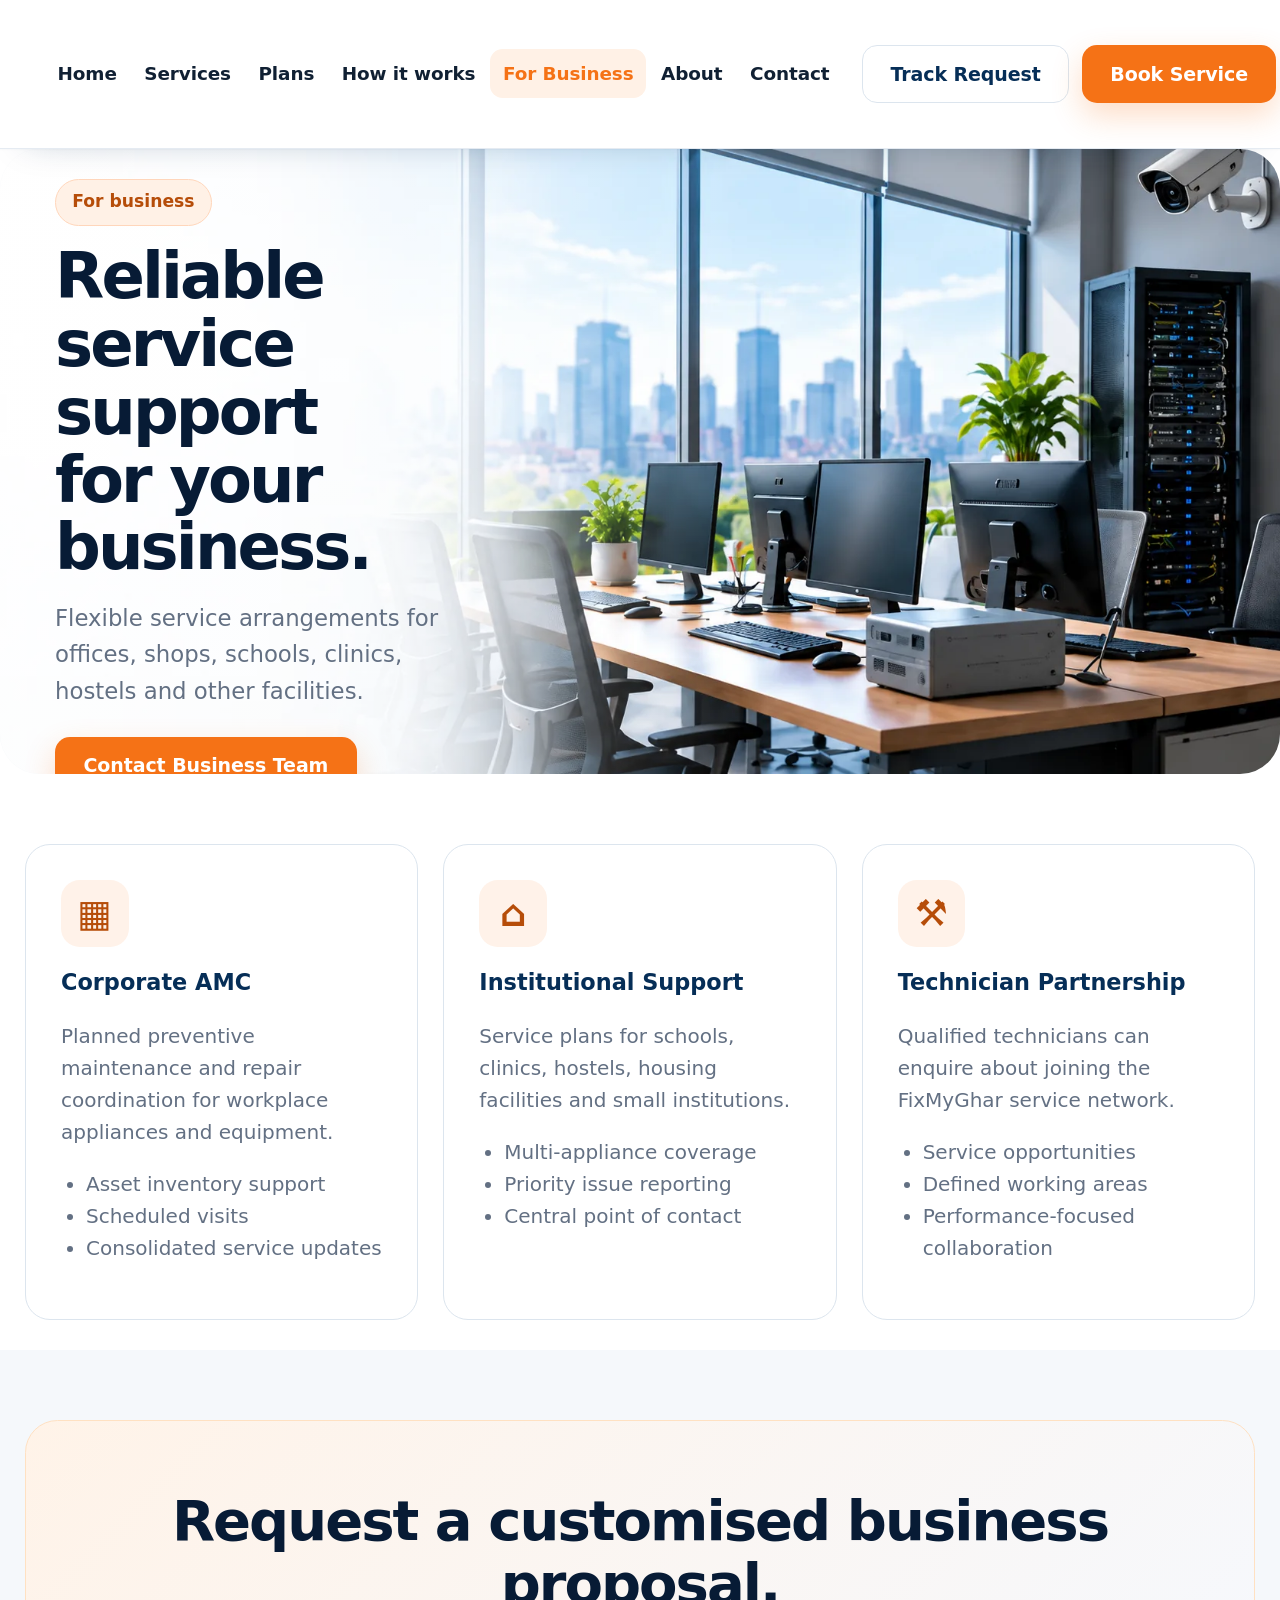
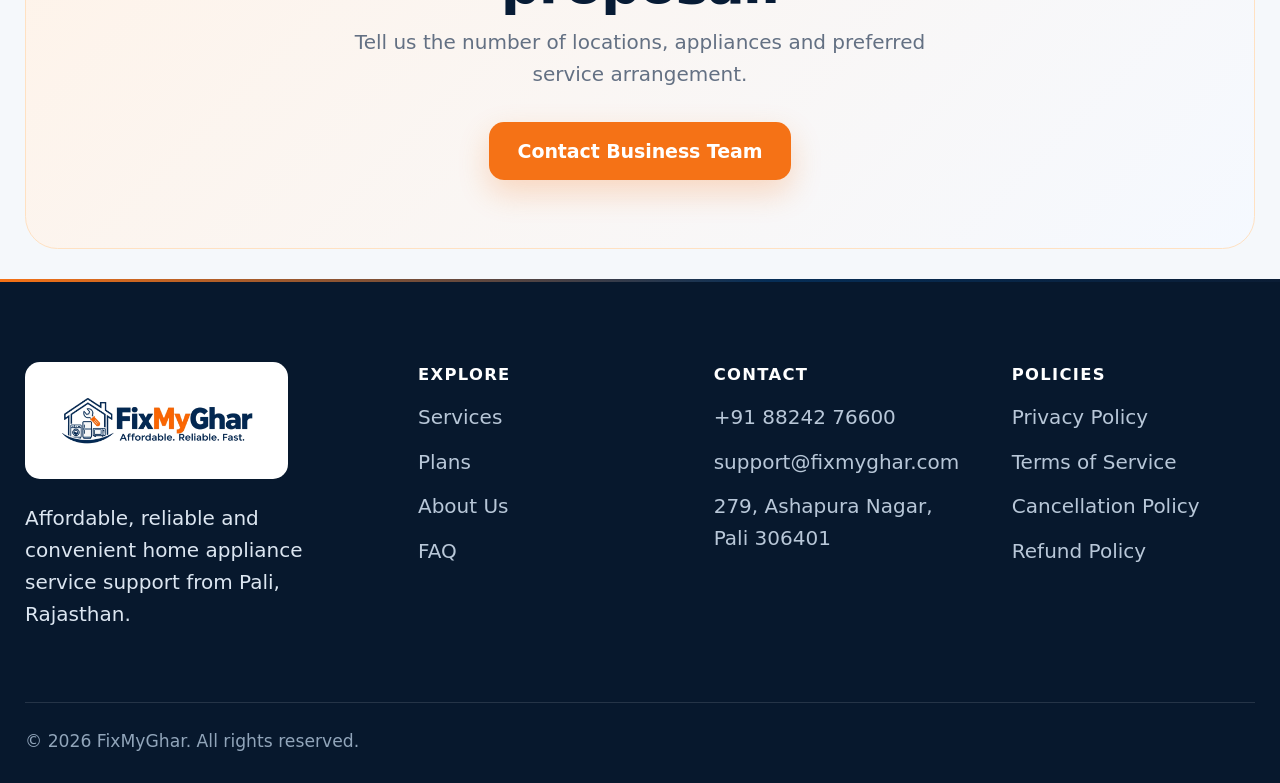
<file: business.html>
<!doctype html>
<html lang="en">
<head>
  <meta charset="utf-8">
  <meta name="viewport" content="width=device-width, initial-scale=1">
  <title>Business & Institutional Services | FixMyGhar</title>
  <meta name="description" content="FixMyGhar maintenance support for offices, shops, schools, clinics and institutions.">
  <link rel="stylesheet" href="styles.css?v=20260928">
</head>
<body data-page="business">

  <div data-site-header></div>

  <main>

    <section class="img-hero">
      <div class="img-hero-media">
        <img src="assets/hero-section/forbussiness.webp?v=20260928c" alt="Modern office workspace with computers, a server rack and a CCTV camera" loading="eager">
      </div>
      <div class="wrap">
        <div class="img-hero-content">
          <span class="eyebrow">For business</span>
          <h1>Reliable service support for your business.</h1>
          <p class="lead">Flexible service arrangements for offices, shops, schools, clinics, hostels and other facilities.</p>
          <div class="img-hero-ctas">
            <a class="btn btn-primary" href="/contact">Contact Business Team</a>
            <a class="btn btn-secondary" href="#business-offerings">Explore Offerings</a>
          </div>
        </div>
      </div>
    </section>

    <section class="section" id="business-offerings">
      <div class="wrap content-grid">
        <article class="content-card">
          <div class="icon">▦</div>
          <h3>Corporate AMC</h3>
          <p>Planned preventive maintenance and repair coordination for workplace appliances and equipment.</p>
          <ul>
            <li>Asset inventory support</li>
            <li>Scheduled visits</li>
            <li>Consolidated service updates</li>
          </ul>
        </article>
        <article class="content-card">
          <div class="icon">⌂</div>
          <h3>Institutional Support</h3>
          <p>Service plans for schools, clinics, hostels, housing facilities and small institutions.</p>
          <ul>
            <li>Multi-appliance coverage</li>
            <li>Priority issue reporting</li>
            <li>Central point of contact</li>
          </ul>
        </article>
        <article class="content-card">
          <div class="icon">⚒</div>
          <h3>Technician Partnership</h3>
          <p>Qualified technicians can enquire about joining the FixMyGhar service network.</p>
          <ul>
            <li>Service opportunities</li>
            <li>Defined working areas</li>
            <li>Performance-focused collaboration</li>
          </ul>
        </article>
      </div>
    </section>

    <section class="section soft">
      <div class="wrap route-cta">
        <h2>Request a customised business proposal.</h2>
        <p>Tell us the number of locations, appliances and preferred service arrangement.</p>
        <a class="btn btn-primary" href="/contact">Contact Business Team</a>
      </div>
    </section>

  </main>

  <div data-site-footer></div>

  <script src="script.js?v=20260928"></script>
</body>
</html>
</file>
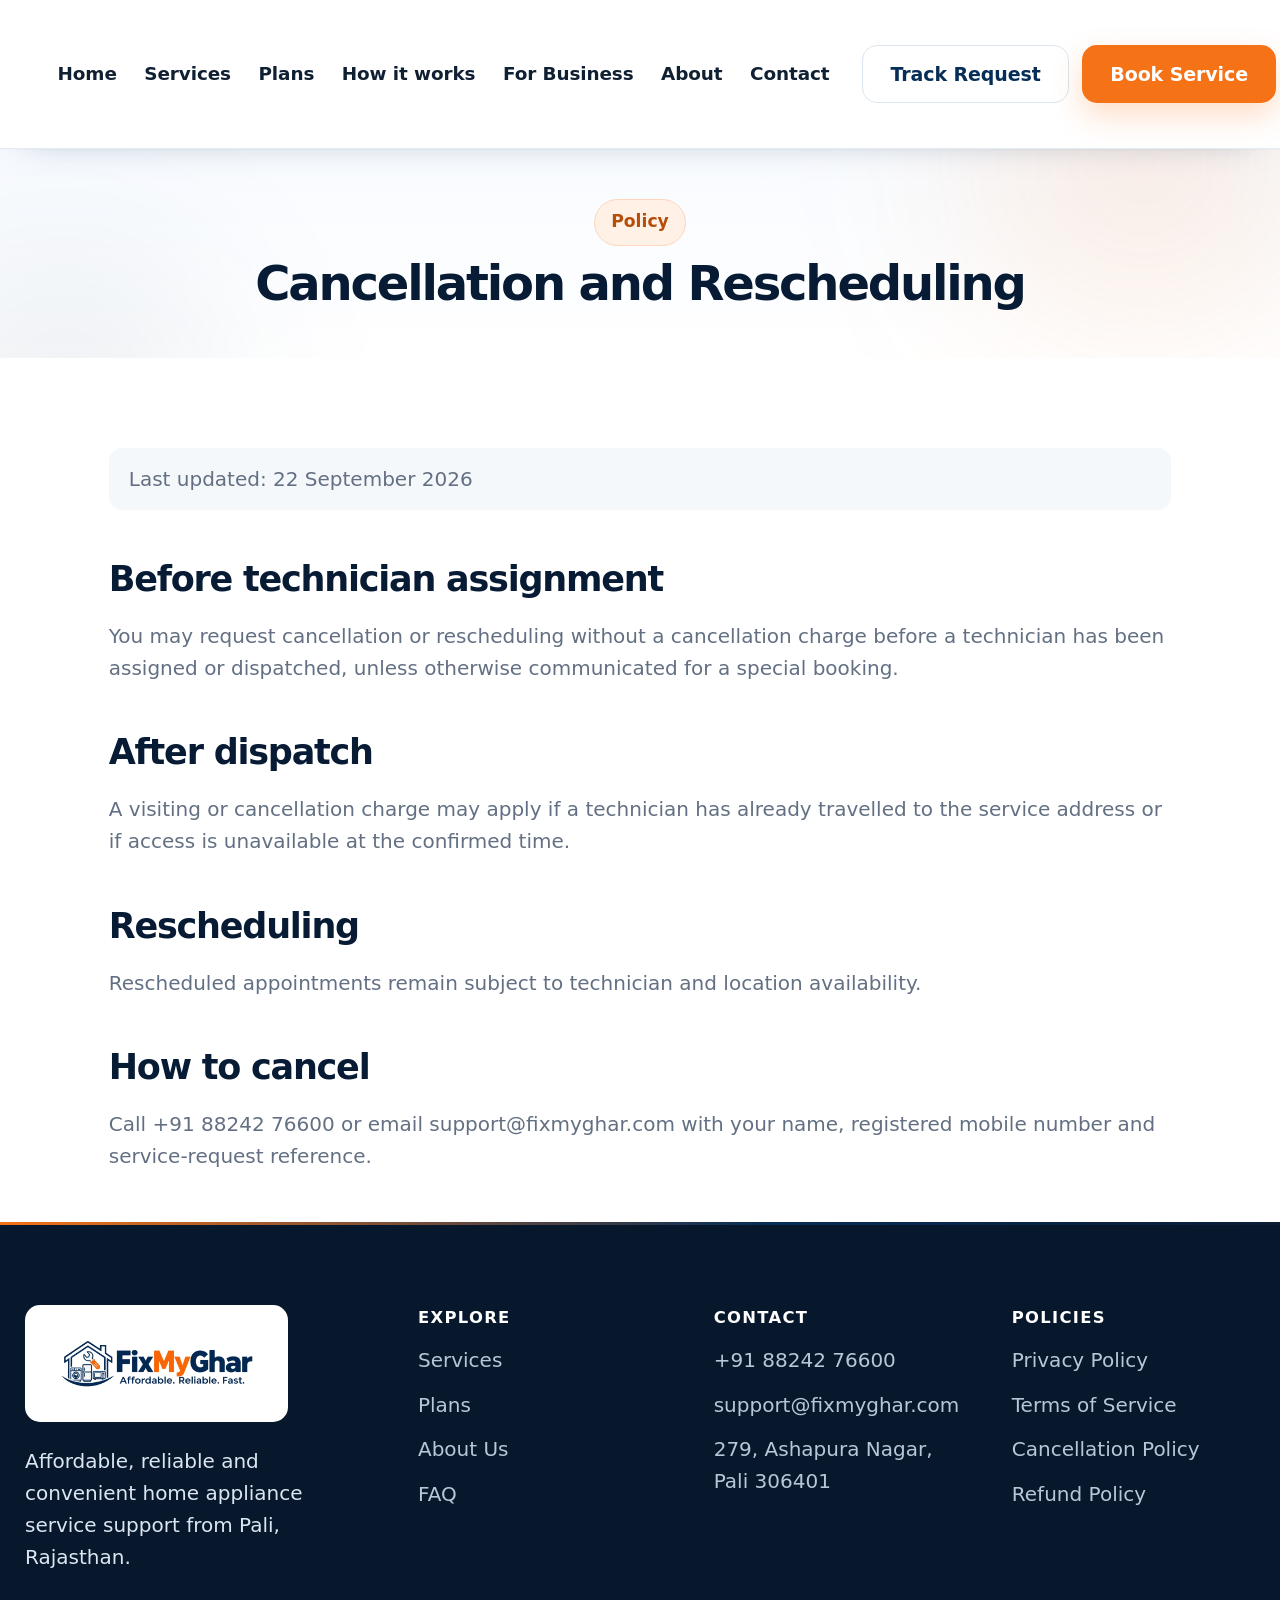
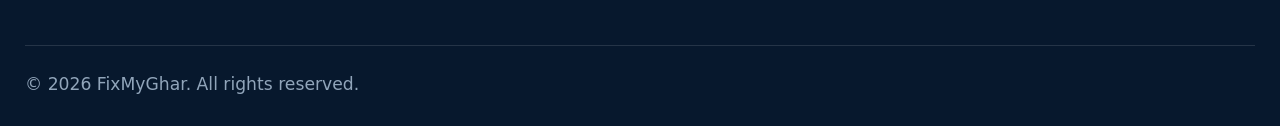
<file: cancellation.html>
<!doctype html>
<html lang="en">
<head>
  <meta charset="utf-8">
  <meta name="viewport" content="width=device-width, initial-scale=1">
  <title>Cancellation Policy | FixMyGhar</title>
  <link rel="stylesheet" href="styles.css?v=20260928">
</head>
<body>

  <div data-site-header></div>

  <main>

    <section class="page-hero page-hero--compact">
      <div class="wrap">
        <span class="eyebrow">Policy</span>
        <h1>Cancellation and Rescheduling</h1>
      </div>
    </section>

    <section class="section">
      <article class="wrap policy">
        <p class="updated">Last updated: 22 September 2026</p>

        <h2>Before technician assignment</h2>
        <p>You may request cancellation or rescheduling without a cancellation charge before a technician has been assigned or dispatched, unless otherwise communicated for a special booking.</p>

        <h2>After dispatch</h2>
        <p>A visiting or cancellation charge may apply if a technician has already travelled to the service address or if access is unavailable at the confirmed time.</p>

        <h2>Rescheduling</h2>
        <p>Rescheduled appointments remain subject to technician and location availability.</p>

        <h2>How to cancel</h2>
        <p>Call +91 88242 76600 or email support@fixmyghar.com with your name, registered mobile number and service-request reference.</p>
      </article>
    </section>

  </main>

  <div data-site-footer></div>

  <script src="script.js?v=20260928"></script>
</body>
</html>
</file>
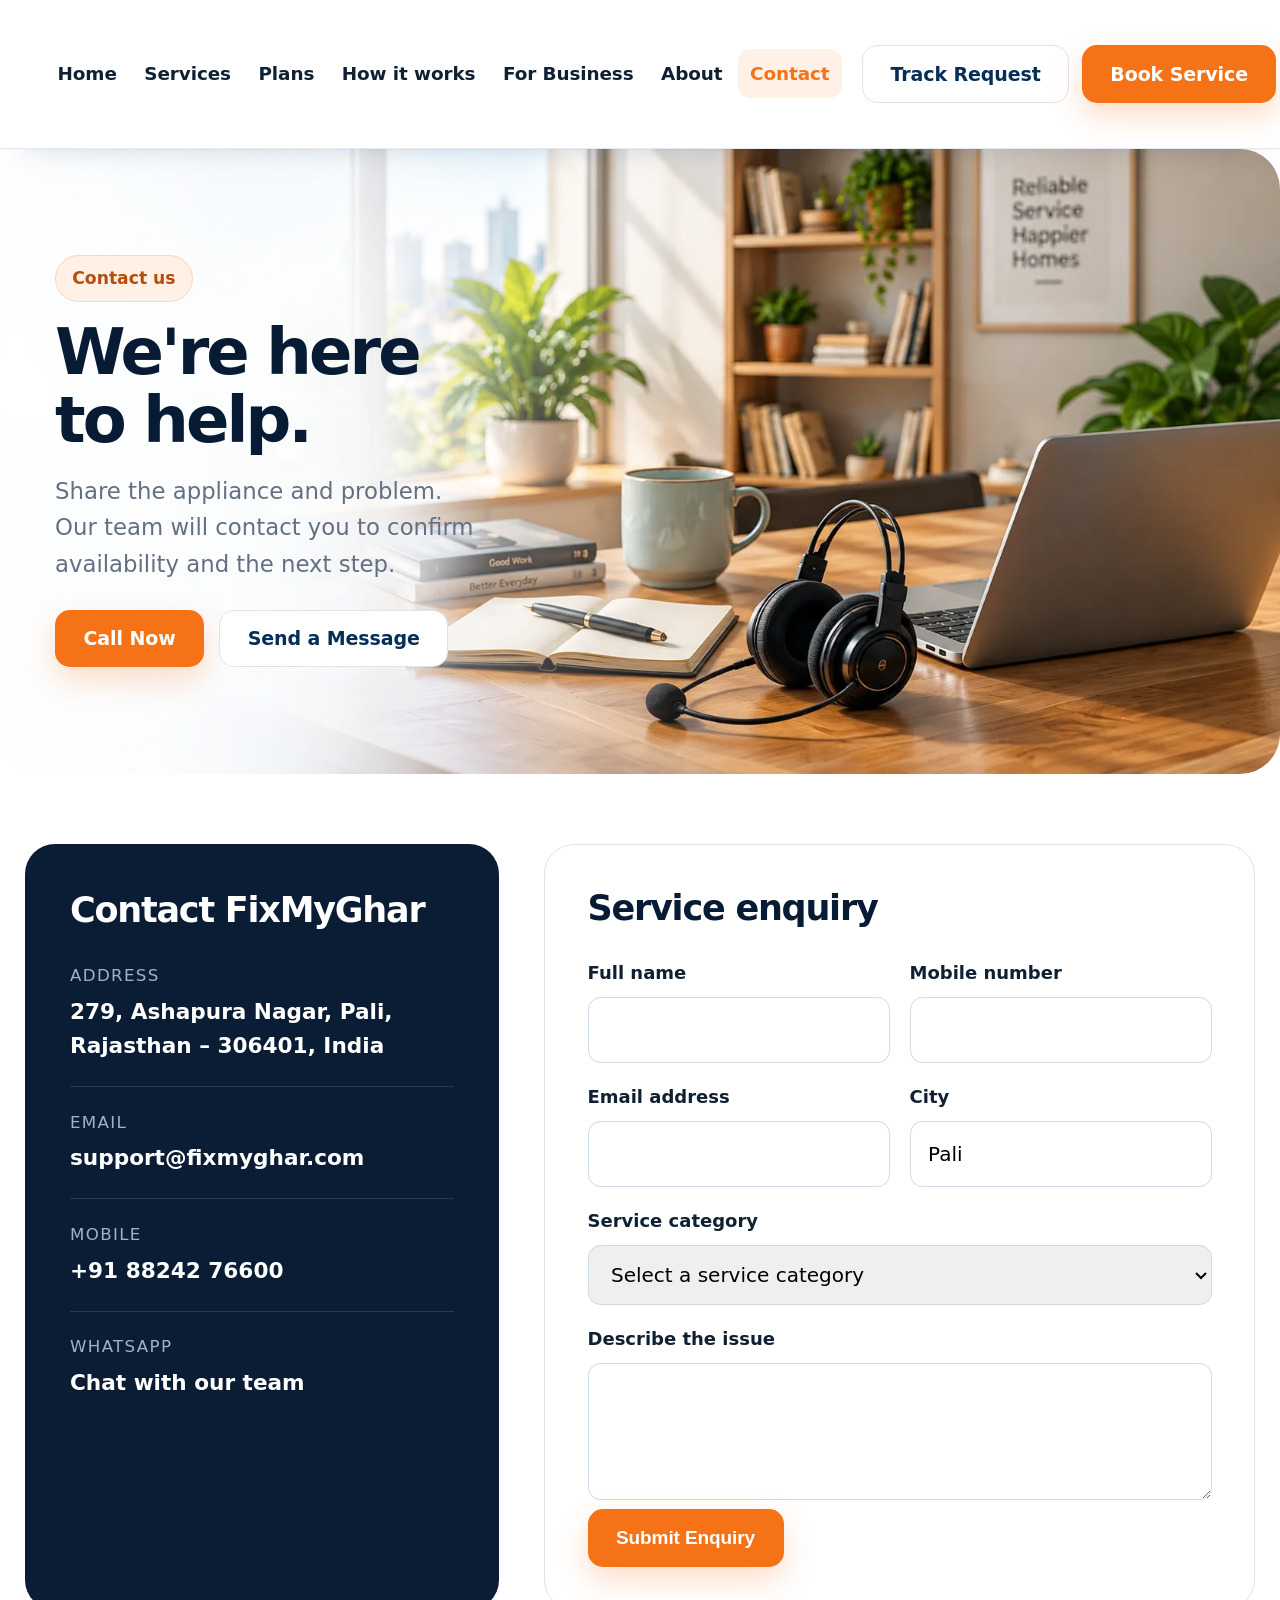
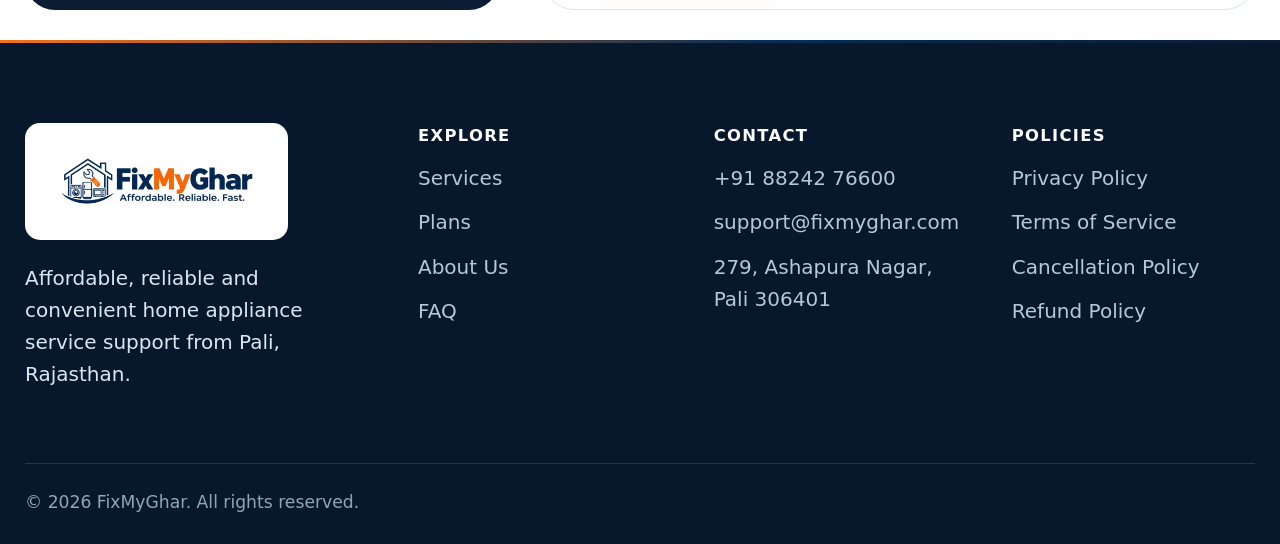
<file: contact.html>
<!doctype html>
<html lang="en">
<head>
  <meta charset="utf-8">
  <meta name="viewport" content="width=device-width, initial-scale=1">
  <title>Contact & Book Service | FixMyGhar</title>
  <meta name="description" content="Contact FixMyGhar in Pali or submit a home appliance service enquiry.">
  <link rel="stylesheet" href="styles.css?v=20260928">
</head>
<body data-page="contact">

  <div data-site-header></div>

  <main>

    <section class="img-hero">
      <div class="img-hero-media">
        <img src="assets/hero-section/contact.webp?v=20260928c" alt="A calm home-office support desk with a laptop and headset" loading="eager">
      </div>
      <div class="wrap">
        <div class="img-hero-content">
          <span class="eyebrow">Contact us</span>
          <h1>We're here to help.</h1>
          <p class="lead">Share the appliance and problem. Our team will contact you to confirm availability and the next step.</p>
          <div class="img-hero-ctas">
            <a class="btn btn-primary" href="tel:+918824276600">Call Now</a>
            <a class="btn btn-secondary" href="#enquiry-form">Send a Message</a>
          </div>
        </div>
      </div>
    </section>

    <section class="section">
      <div class="wrap contact-grid">
        <div class="contact-panel">
          <h2>Contact FixMyGhar</h2>
          <div class="contact-item">
            <small>Address</small>
            <a target="_blank" rel="noopener" href="https://www.google.com/maps/search/?api=1&query=279%2C%20Ashapura%20Nagar%2C%20Pali%20306401">279, Ashapura Nagar, Pali, Rajasthan – 306401, India</a>
          </div>
          <div class="contact-item">
            <small>Email</small>
            <a href="mailto:support@fixmyghar.com">support@fixmyghar.com</a>
          </div>
          <div class="contact-item">
            <small>Mobile</small>
            <a href="tel:+918824276600">+91 88242 76600</a>
          </div>
          <div class="contact-item">
            <small>WhatsApp</small>
            <a target="_blank" rel="noopener" href="https://wa.me/918824276600">Chat with our team</a>
          </div>
        </div>
        <form class="form" id="enquiry-form">
          <h2>Service enquiry</h2>
          <div class="fields">
            <div class="field">
              <label for="name">Full name</label>
              <input id="name" required autocomplete="name">
            </div>
            <div class="field">
              <label for="mobile">Mobile number</label>
              <input id="mobile" required inputmode="tel" autocomplete="tel">
            </div>
            <div class="field">
              <label for="email">Email address</label>
              <input id="email" type="email" autocomplete="email">
            </div>
            <div class="field">
              <label for="city">City</label>
              <input id="city" value="Pali" autocomplete="address-level2">
            </div>
            <div class="field full">
              <label for="category">Service category</label>
              <select id="category" required autocomplete="off">
                <option value="" selected disabled>Select a service category</option>
                <option>AC &amp; Cooling</option>
                <option>Washing Machine</option>
                <option>Refrigerator</option>
                <option>Television</option>
                <option>Geyser</option>
                <option>Water Purifier</option>
                <option>PC &amp; Laptop</option>
                <option>CCTV &amp; Networking</option>
                <option>Business or Institutional</option>
                <option>Other</option>
              </select>
            </div>
            <div class="field full">
              <label for="message">Describe the issue</label>
              <textarea id="message" required></textarea>
            </div>
          </div>
          <button class="btn btn-primary" type="submit">Submit Enquiry</button>
          <div class="notice" role="status">Thank you. For immediate assistance, please call or WhatsApp the FixMyGhar team.</div>
        </form>
      </div>
    </section>

  </main>

  <div data-site-footer></div>

  <script src="script.js?v=20260928"></script>
</body>
</html>
</file>
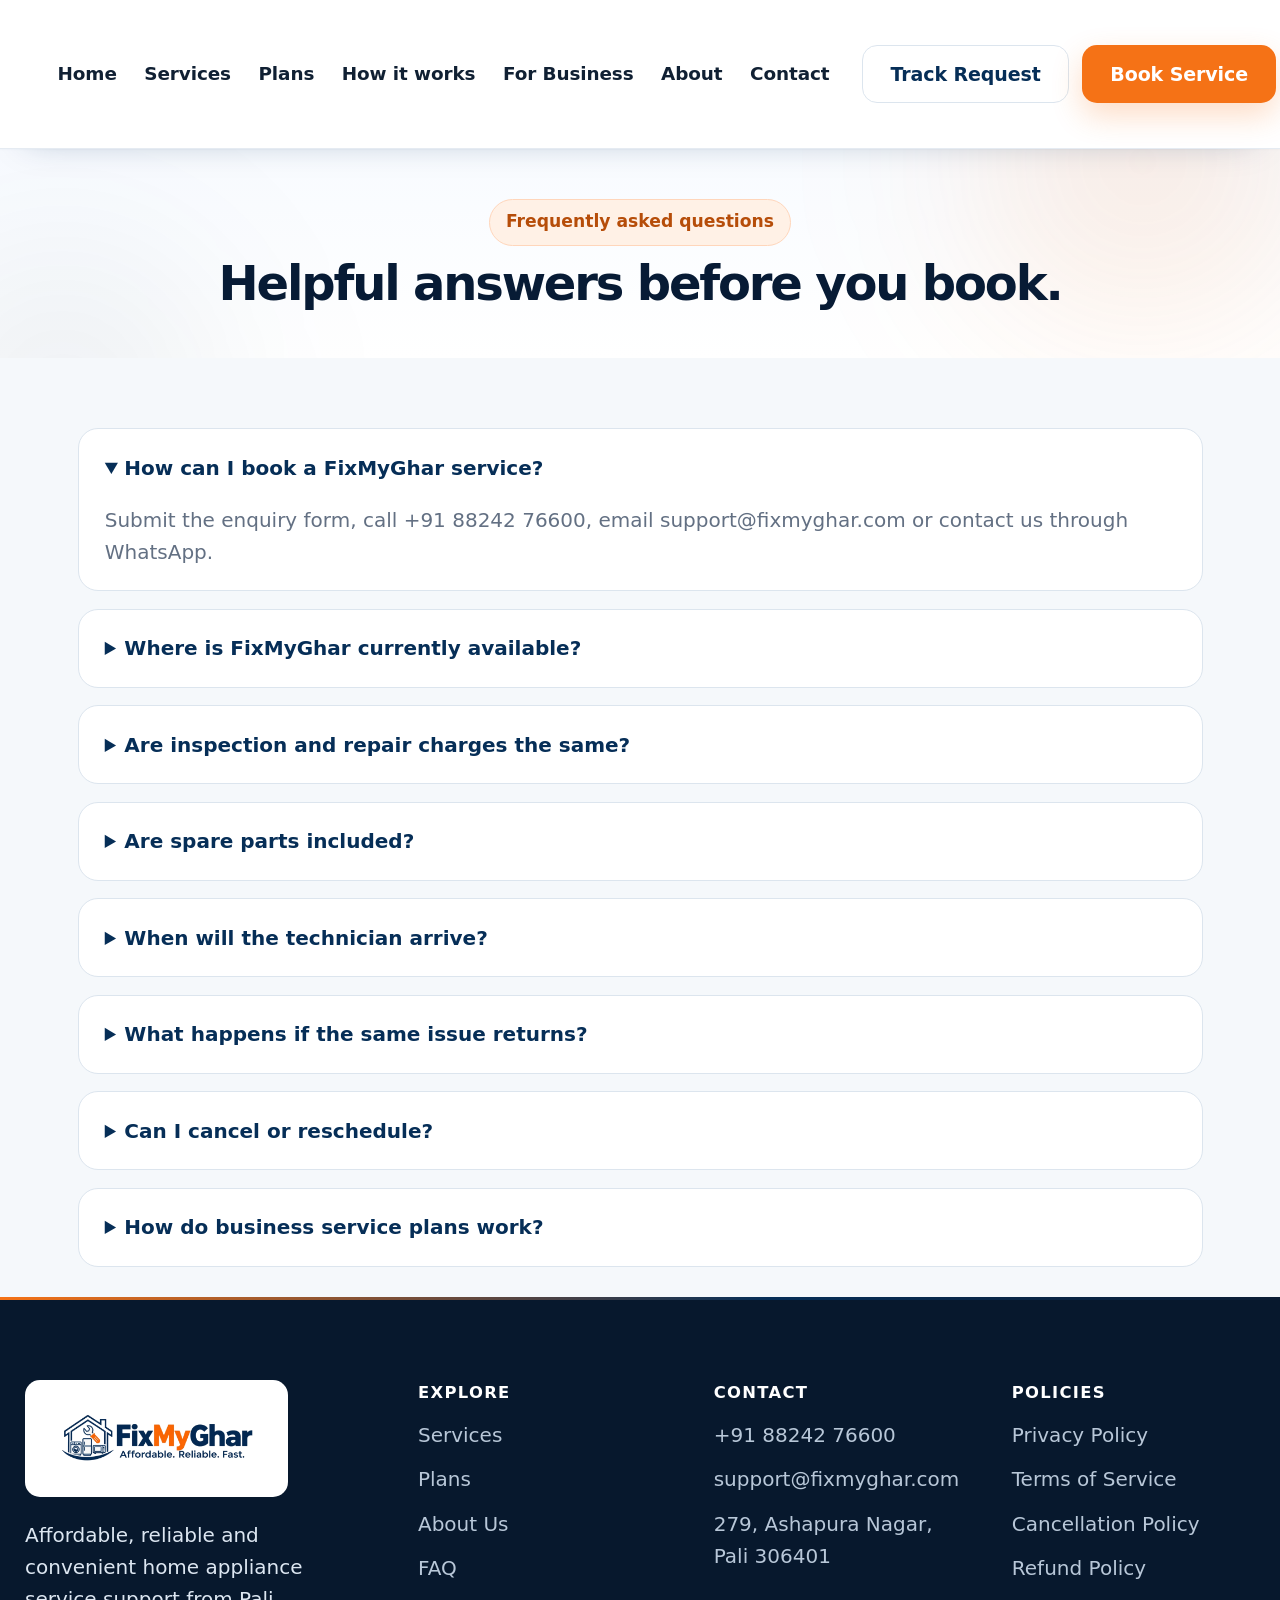
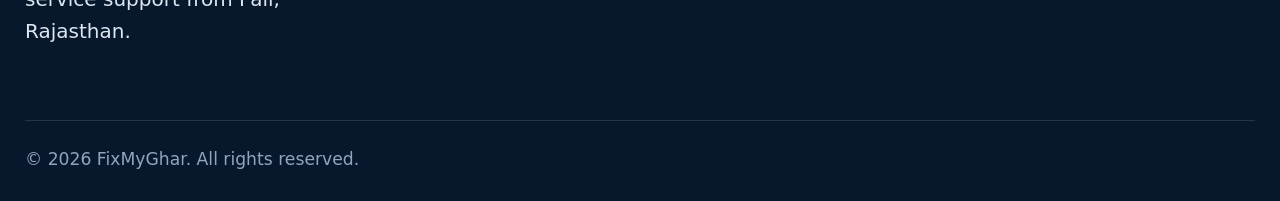
<file: faq.html>
<!doctype html>
<html lang="en">
<head>
  <meta charset="utf-8">
  <meta name="viewport" content="width=device-width, initial-scale=1">
  <title>Frequently Asked Questions | FixMyGhar</title>
  <meta name="description" content="Answers to common questions about FixMyGhar bookings, visits, pricing, parts and support.">
  <link rel="stylesheet" href="styles.css?v=20260928">
</head>
<body>

  <div data-site-header></div>

  <main>

    <section class="page-hero page-hero--compact">
      <div class="wrap">
        <span class="eyebrow">Frequently asked questions</span>
        <h1>Helpful answers before you book.</h1>
      </div>
    </section>

    <section class="section soft">
      <div class="wrap faq-list">
        <details open>
          <summary>How can I book a FixMyGhar service?</summary>
          <p>Submit the enquiry form, call +91 88242 76600, email support@fixmyghar.com or contact us through WhatsApp.</p>
        </details>
        <details>
          <summary>Where is FixMyGhar currently available?</summary>
          <p>Our contact office is in Pali, Rajasthan. Service availability for your exact location is confirmed when you submit a request.</p>
        </details>
        <details>
          <summary>Are inspection and repair charges the same?</summary>
          <p>No. Inspection or visiting charges may apply separately. Repair labour and spare-part charges are explained after diagnosis.</p>
        </details>
        <details>
          <summary>Are spare parts included?</summary>
          <p>Spare parts are charged separately unless a written plan or quotation explicitly states otherwise.</p>
        </details>
        <details>
          <summary>When will the technician arrive?</summary>
          <p>The visit window depends on location, service type and technician availability. Our team confirms the expected schedule before the visit.</p>
        </details>
        <details>
          <summary>What happens if the same issue returns?</summary>
          <p>Contact support with your service details. Eligibility for a follow-up visit depends on the original work, warranty period and whether the repeated issue has the same cause.</p>
        </details>
        <details>
          <summary>Can I cancel or reschedule?</summary>
          <p>Yes, subject to our cancellation policy. Please inform us as early as possible so the service slot can be updated.</p>
        </details>
        <details>
          <summary>How do business service plans work?</summary>
          <p>We first understand your sites and equipment, then propose the service frequency, response process, coverage and commercial terms.</p>
        </details>
      </div>
    </section>

  </main>

  <div data-site-footer></div>

  <script src="script.js?v=20260928"></script>
</body>
</html>
</file>
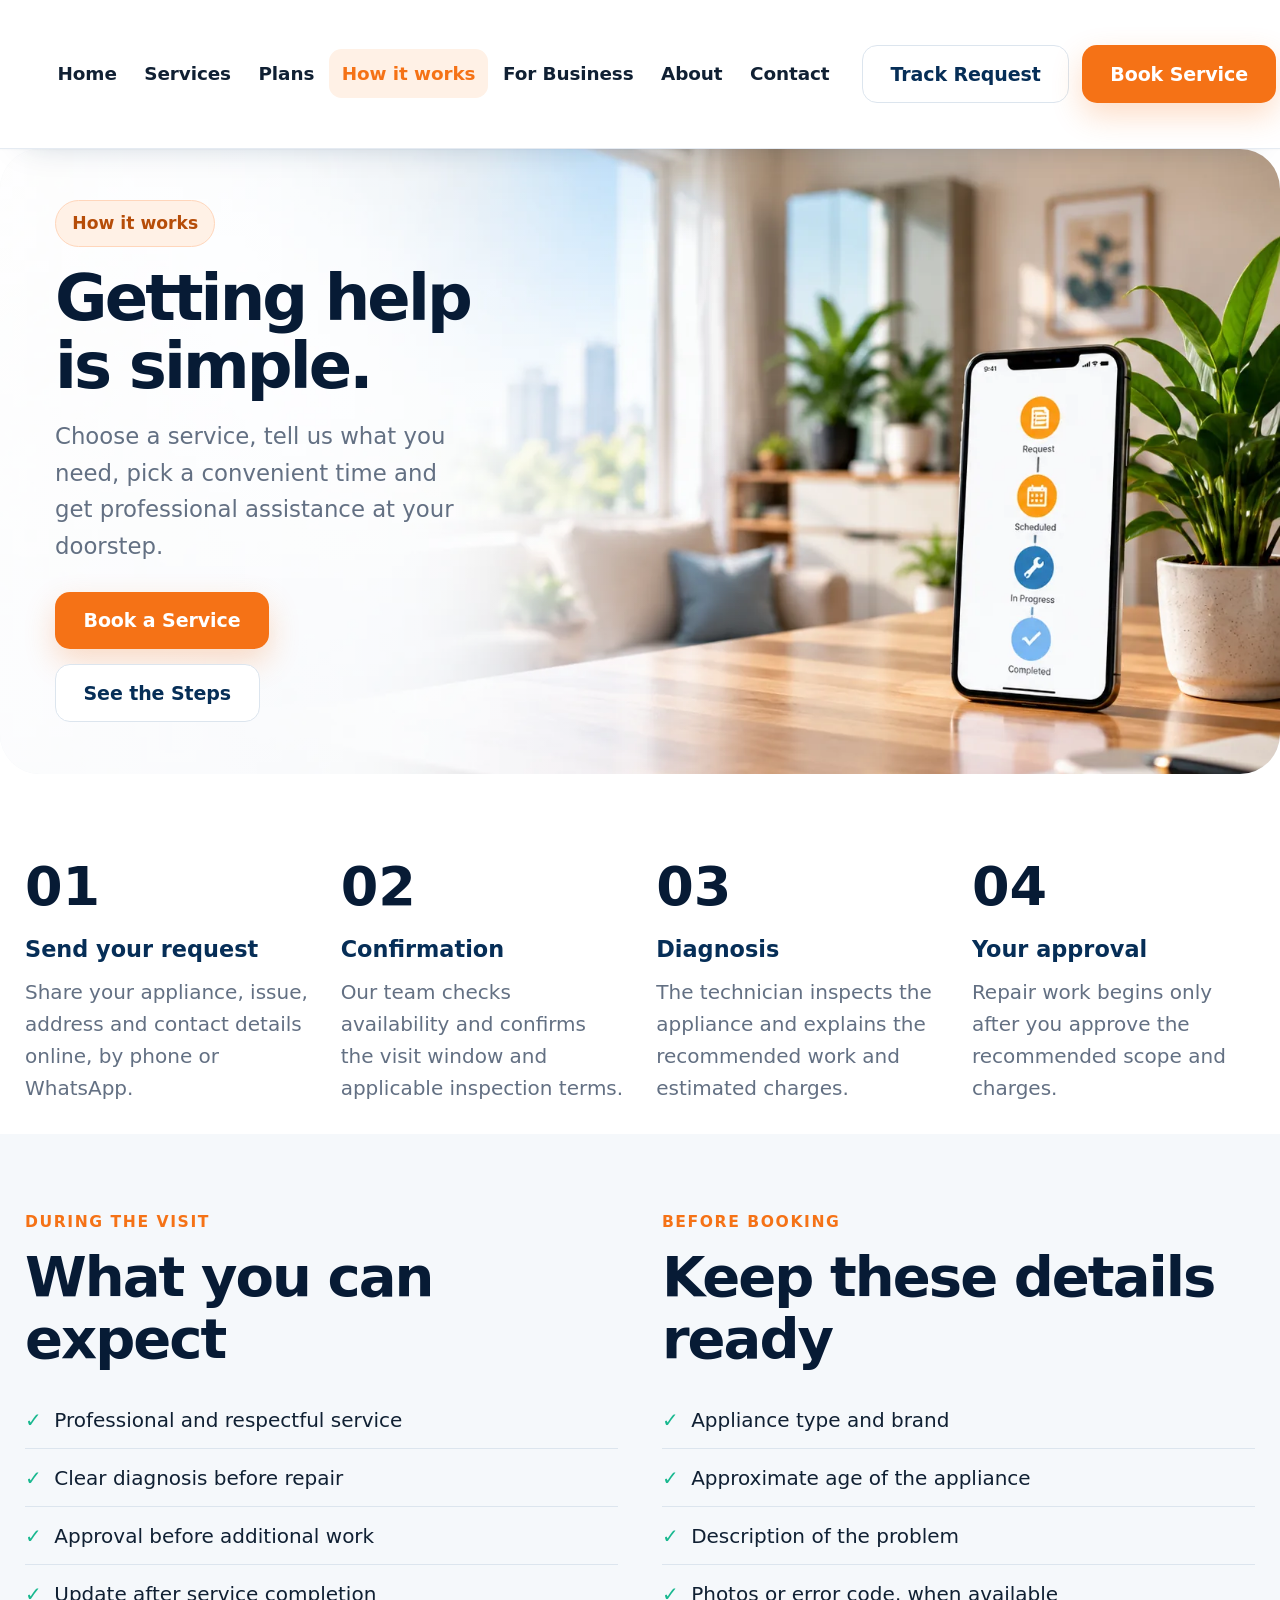
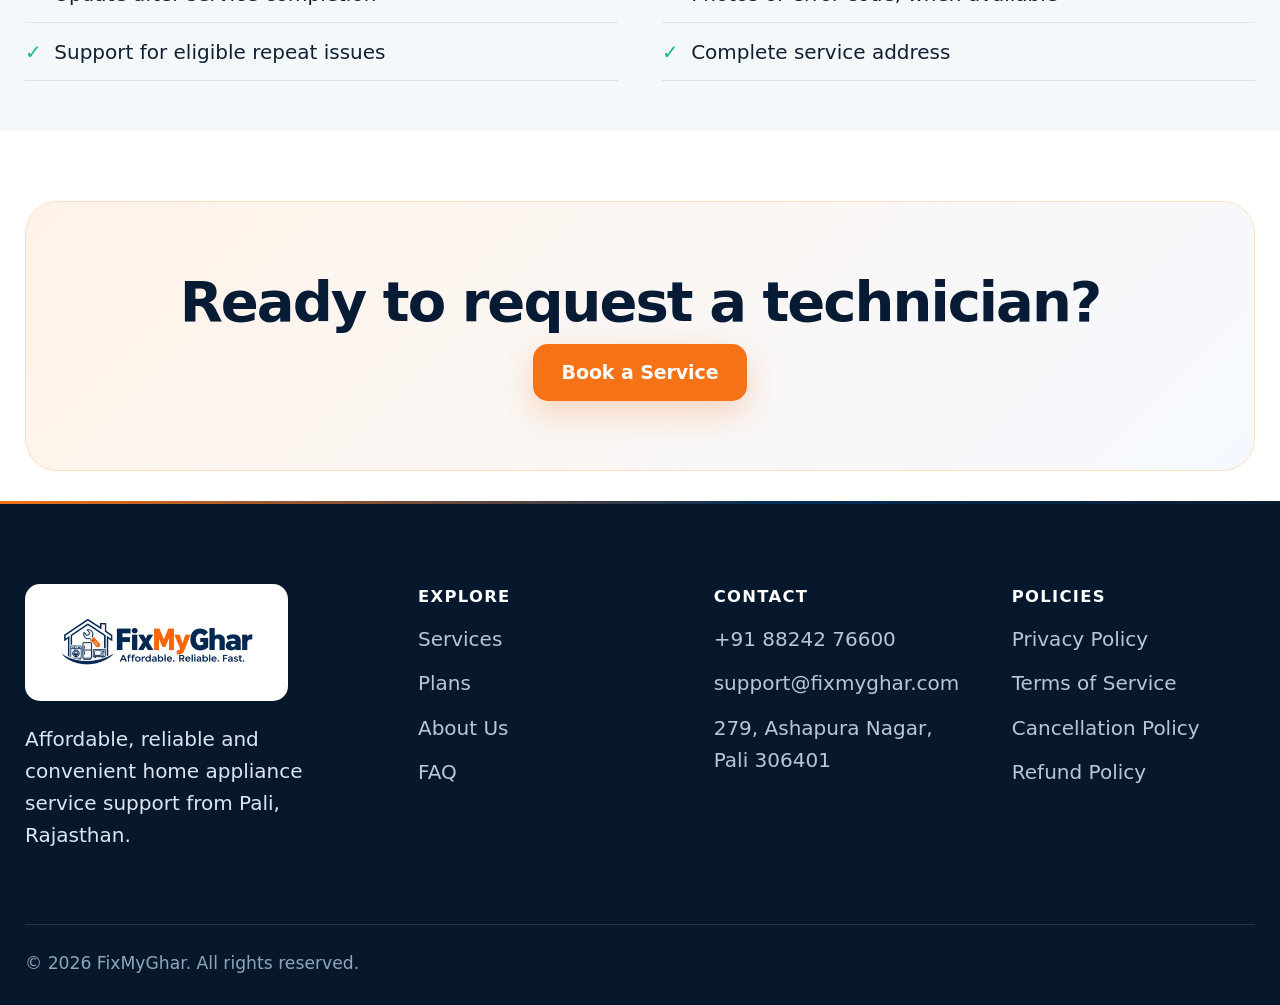
<file: how-it-works.html>
<!doctype html>
<html lang="en">
<head>
  <meta charset="utf-8">
  <meta name="viewport" content="width=device-width, initial-scale=1">
  <title>How FixMyGhar Works</title>
  <meta name="description" content="Understand the FixMyGhar service journey from request and diagnosis to completion.">
  <link rel="stylesheet" href="styles.css?v=20260928">
</head>
<body data-page="how">

  <div data-site-header></div>

  <main>

    <section class="img-hero">
      <div class="img-hero-media">
        <img src="assets/hero-section/howitswork.webp?v=20260928c" alt="Phone showing FixMyGhar service progress: request, scheduled, in progress, completed" loading="eager">
      </div>
      <div class="wrap">
        <div class="img-hero-content">
          <span class="eyebrow">How it works</span>
          <h1>Getting help is simple.</h1>
          <p class="lead">Choose a service, tell us what you need, pick a convenient time and get professional assistance at your doorstep.</p>
          <div class="img-hero-ctas">
            <a class="btn btn-primary" href="/contact">Book a Service</a>
            <a class="btn btn-secondary" href="#journey">See the Steps</a>
          </div>
        </div>
      </div>
    </section>

    <section class="section" id="journey">
      <div class="wrap steps">
        <div class="step">
          <h3>Send your request</h3>
          <p>Share your appliance, issue, address and contact details online, by phone or WhatsApp.</p>
        </div>
        <div class="step">
          <h3>Confirmation</h3>
          <p>Our team checks availability and confirms the visit window and applicable inspection terms.</p>
        </div>
        <div class="step">
          <h3>Diagnosis</h3>
          <p>The technician inspects the appliance and explains the recommended work and estimated charges.</p>
        </div>
        <div class="step">
          <h3>Your approval</h3>
          <p>Repair work begins only after you approve the recommended scope and charges.</p>
        </div>
      </div>
    </section>

    <section class="section soft">
      <div class="wrap split">
        <div>
          <span class="kicker">During the visit</span>
          <h2>What you can expect</h2>
          <ul class="check-list">
            <li>Professional and respectful service</li>
            <li>Clear diagnosis before repair</li>
            <li>Approval before additional work</li>
            <li>Update after service completion</li>
            <li>Support for eligible repeat issues</li>
          </ul>
        </div>
        <div>
          <span class="kicker">Before booking</span>
          <h2>Keep these details ready</h2>
          <ul class="check-list">
            <li>Appliance type and brand</li>
            <li>Approximate age of the appliance</li>
            <li>Description of the problem</li>
            <li>Photos or error code, when available</li>
            <li>Complete service address</li>
          </ul>
        </div>
      </div>
    </section>

    <section class="section">
      <div class="wrap route-cta">
        <h2>Ready to request a technician?</h2>
        <a class="btn btn-primary" href="/contact">Book a Service</a>
      </div>
    </section>

  </main>

  <div data-site-footer></div>

  <script src="script.js?v=20260928"></script>
</body>
</html>
</file>
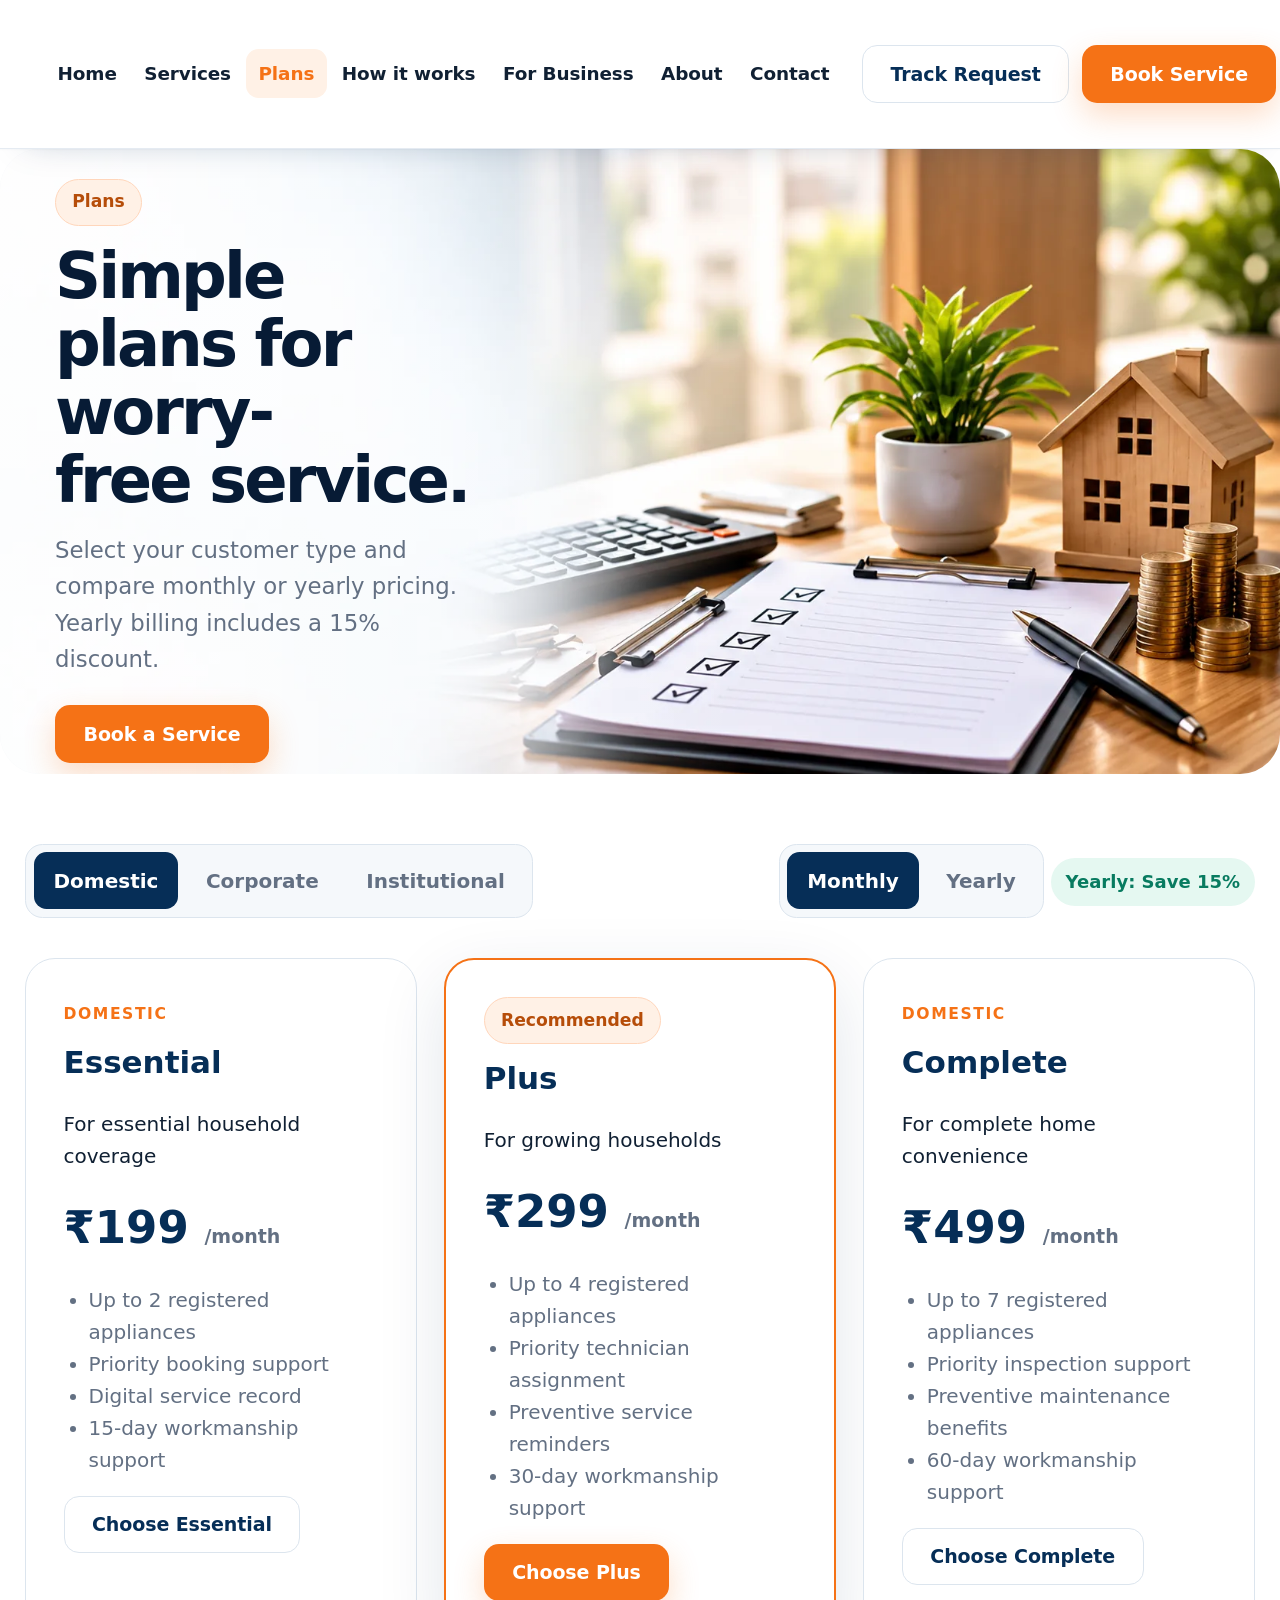
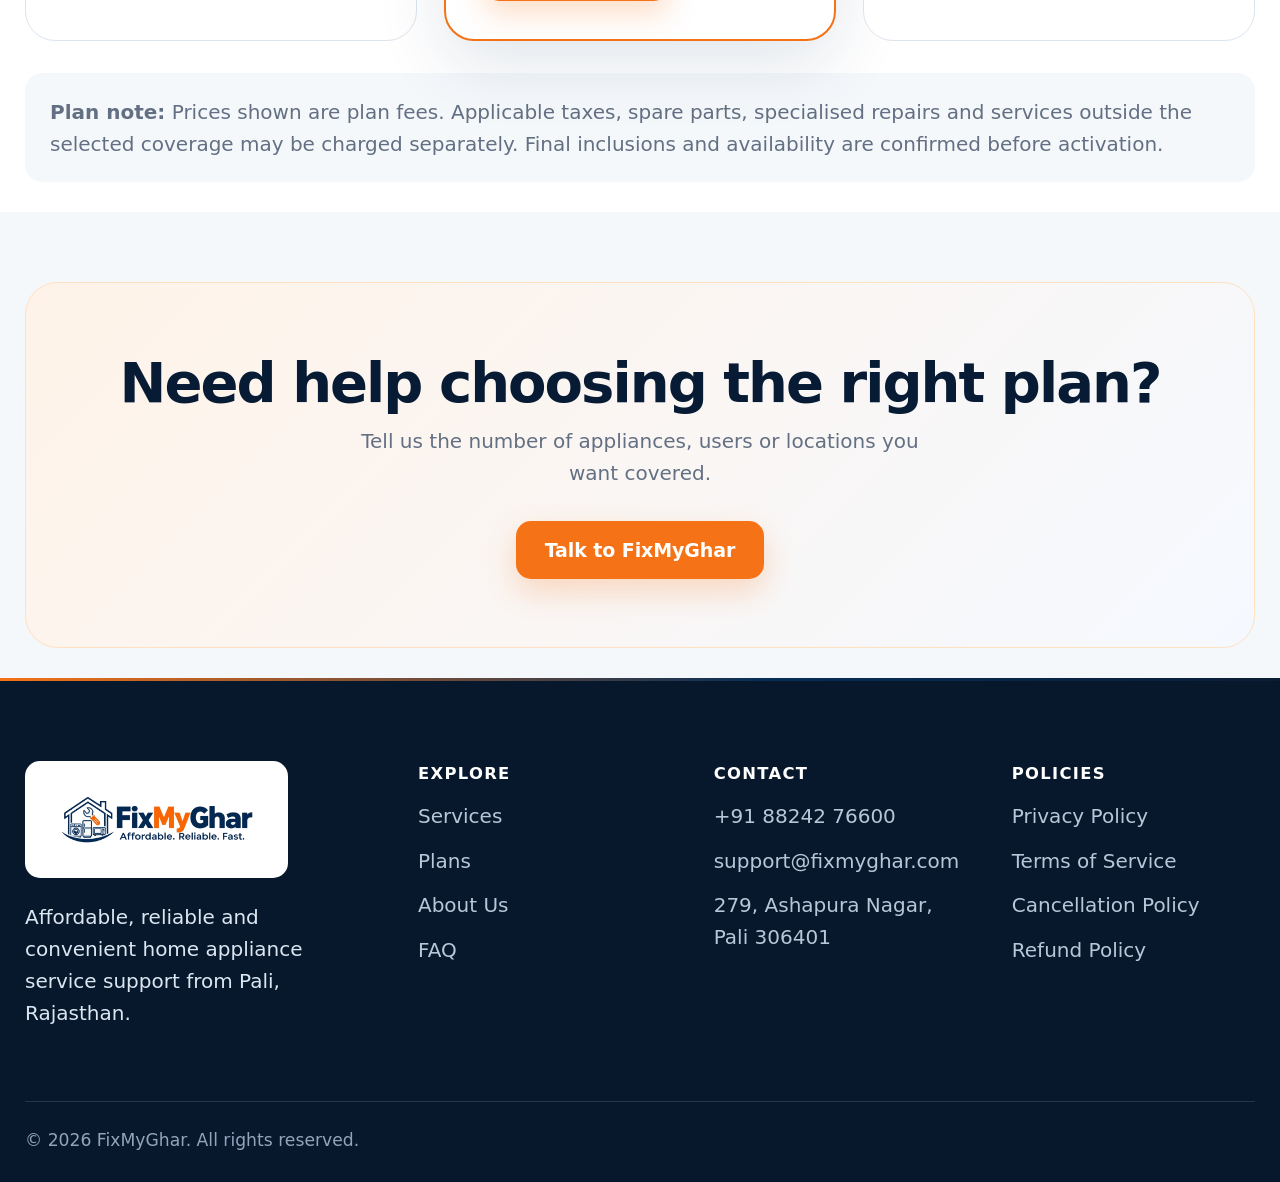
<file: plans.html>
<!doctype html>
<html lang="en">
<head>
  <meta charset="utf-8">
  <meta name="viewport" content="width=device-width, initial-scale=1">
  <title>Service Plans | FixMyGhar</title>
  <meta name="description" content="Compare FixMyGhar Domestic, Corporate and Institutional appliance-care plans with 15% off yearly billing.">
  <link rel="stylesheet" href="styles.css?v=20260928">
</head>
<body data-page="plans">

  <div data-site-header></div>

  <main>

    <section class="img-hero">
      <div class="img-hero-media">
        <img src="assets/hero-section/plans.webp?v=20260928c" alt="Service planning desk with a checklist, house model and calculator" loading="eager">
      </div>
      <div class="wrap">
        <div class="img-hero-content">
          <span class="eyebrow">Plans</span>
          <h1>Simple plans for worry-free service.</h1>
          <p class="lead">Select your customer type and compare monthly or yearly pricing. Yearly billing includes a 15% discount.</p>
          <div class="img-hero-ctas">
            <a class="btn btn-primary" href="/contact">Book a Service</a>
            <a class="btn btn-secondary" href="#plans-app">Compare Plans</a>
          </div>
        </div>
      </div>
    </section>

    <section class="section">
      <div class="wrap" id="plans-app">
        <div class="plan-controls">
          <div class="plan-tabs" role="tablist" aria-label="Plan type">
            <button class="plan-tab active" data-plan="domestic" role="tab">Domestic</button>
            <button class="plan-tab" data-plan="corporate" role="tab">Corporate</button>
            <button class="plan-tab" data-plan="institutional" role="tab">Institutional</button>
          </div>
          <div>
            <div class="billing-tabs" aria-label="Billing period">
              <button class="billing-tab active" data-billing="monthly">Monthly</button>
              <button class="billing-tab" data-billing="yearly">Yearly</button>
            </div>
            <span class="discount-note">Yearly: Save 15%</span>
          </div>
        </div>
        <div class="price-grid" id="price-grid"></div>
        <div class="price-footnote">
          <strong>Plan note:</strong> Prices shown are plan fees. Applicable taxes, spare parts, specialised repairs and services outside the selected coverage may be charged separately. Final inclusions and availability are confirmed before activation.
        </div>
      </div>
    </section>

    <section class="section soft">
      <div class="wrap route-cta">
        <h2>Need help choosing the right plan?</h2>
        <p>Tell us the number of appliances, users or locations you want covered.</p>
        <a class="btn btn-primary" href="/contact">Talk to FixMyGhar</a>
      </div>
    </section>

  </main>

  <div data-site-footer></div>

  <script src="script.js?v=20260928"></script>
</body>
</html>
</file>
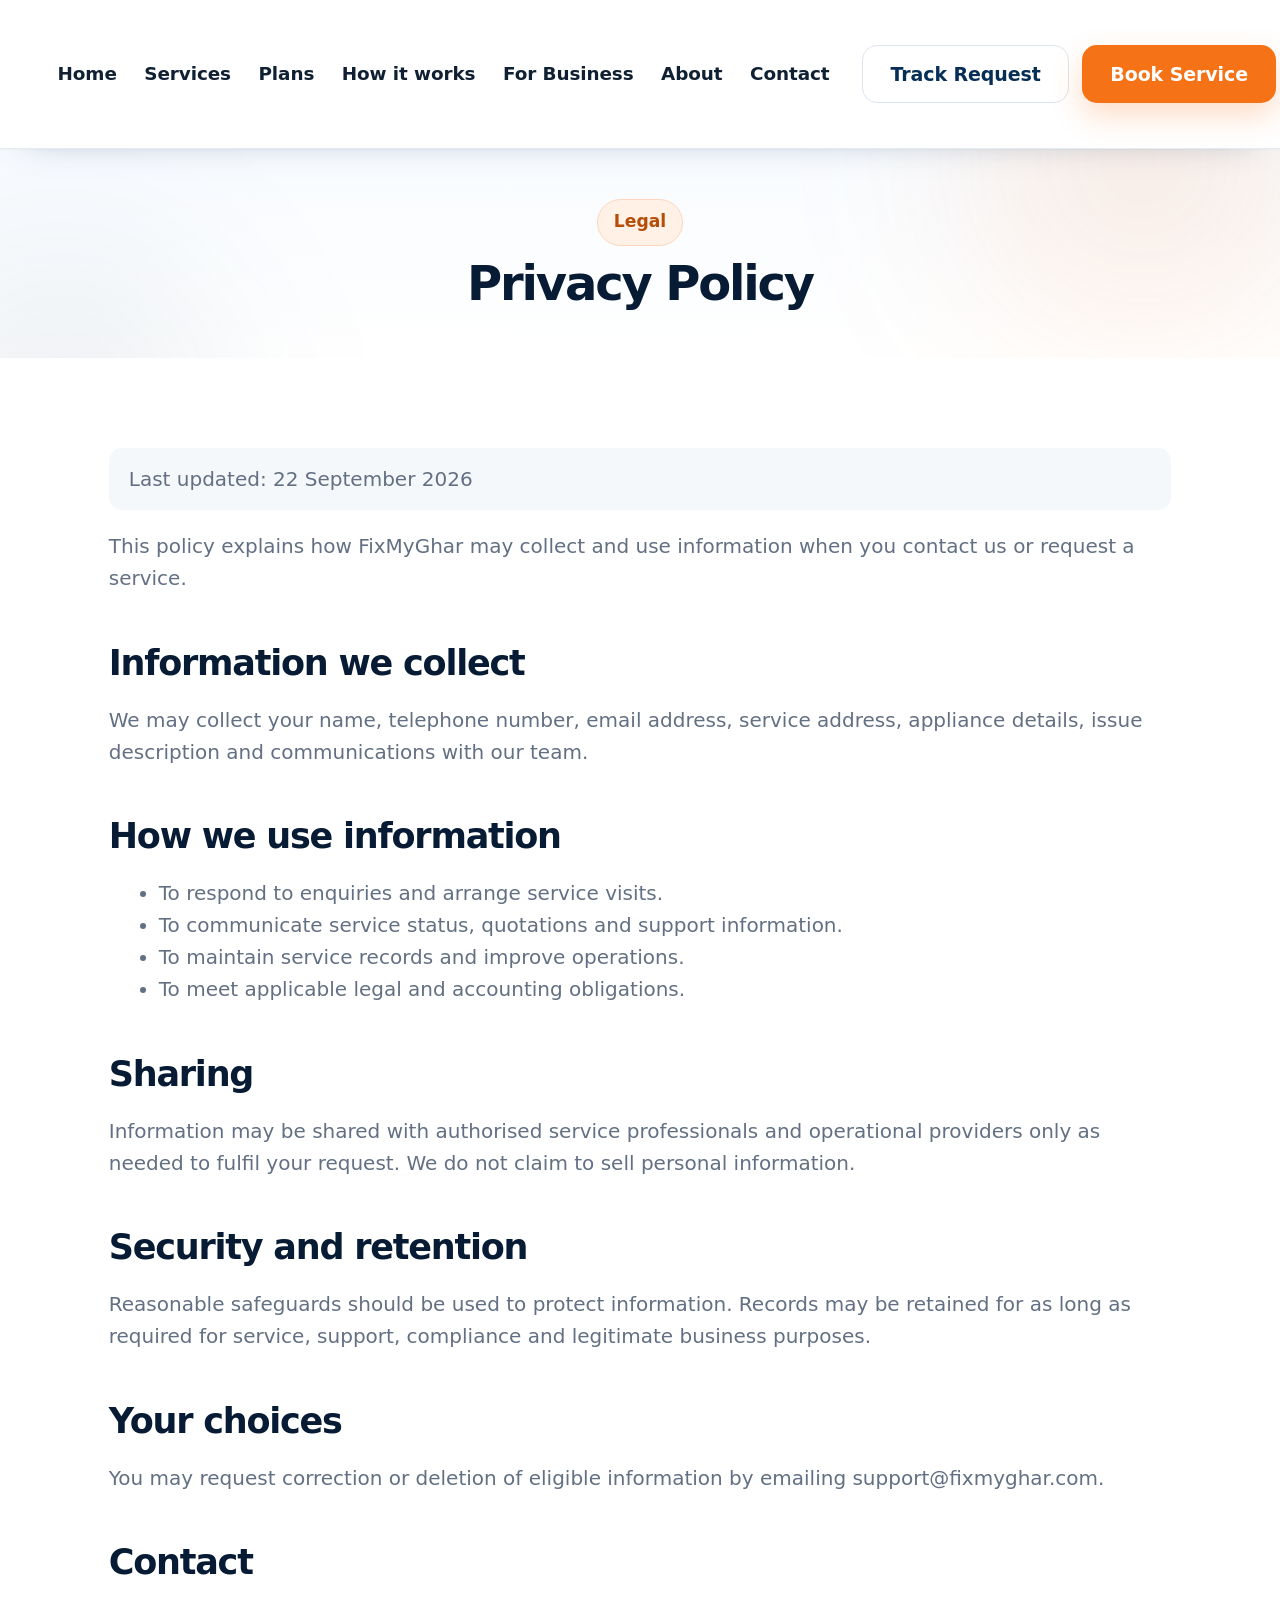
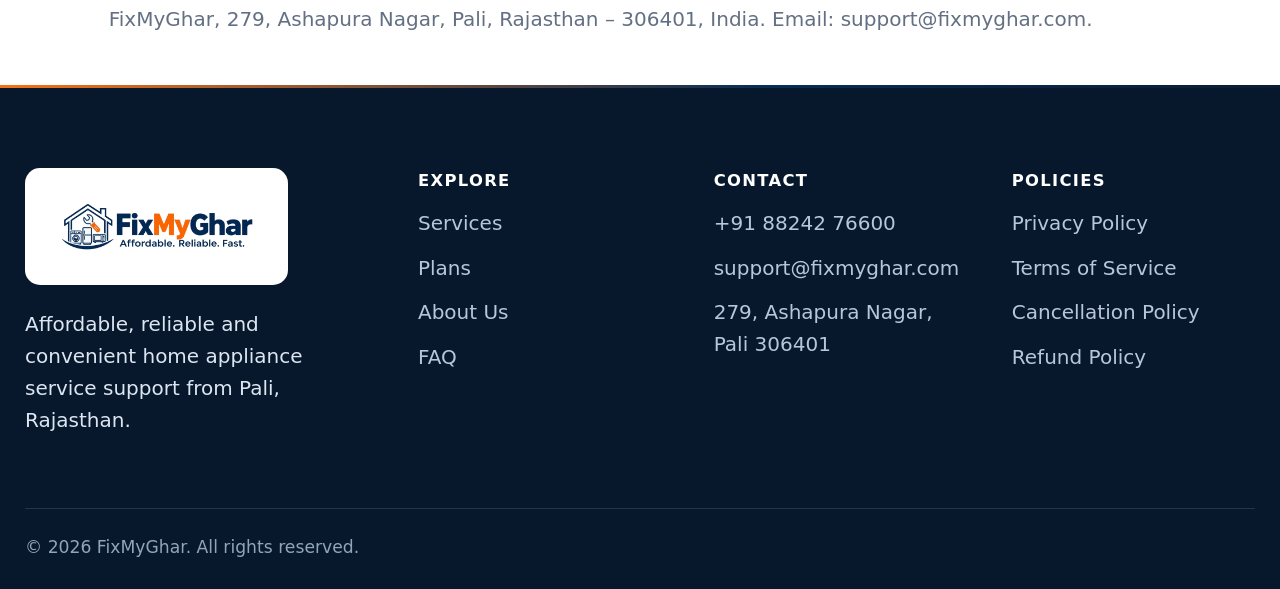
<file: privacy.html>
<!doctype html>
<html lang="en">
<head>
  <meta charset="utf-8">
  <meta name="viewport" content="width=device-width, initial-scale=1">
  <title>Privacy Policy | FixMyGhar</title>
  <link rel="stylesheet" href="styles.css?v=20260928">
</head>
<body>

  <div data-site-header></div>

  <main>

    <section class="page-hero page-hero--compact">
      <div class="wrap">
        <span class="eyebrow">Legal</span>
        <h1>Privacy Policy</h1>
      </div>
    </section>

    <section class="section">
      <article class="wrap policy">
        <p class="updated">Last updated: 22 September 2026</p>
        <p>This policy explains how FixMyGhar may collect and use information when you contact us or request a service.</p>

        <h2>Information we collect</h2>
        <p>We may collect your name, telephone number, email address, service address, appliance details, issue description and communications with our team.</p>

        <h2>How we use information</h2>
        <ul>
          <li>To respond to enquiries and arrange service visits.</li>
          <li>To communicate service status, quotations and support information.</li>
          <li>To maintain service records and improve operations.</li>
          <li>To meet applicable legal and accounting obligations.</li>
        </ul>

        <h2>Sharing</h2>
        <p>Information may be shared with authorised service professionals and operational providers only as needed to fulfil your request. We do not claim to sell personal information.</p>

        <h2>Security and retention</h2>
        <p>Reasonable safeguards should be used to protect information. Records may be retained for as long as required for service, support, compliance and legitimate business purposes.</p>

        <h2>Your choices</h2>
        <p>You may request correction or deletion of eligible information by emailing support@fixmyghar.com.</p>

        <h2>Contact</h2>
        <p>FixMyGhar, 279, Ashapura Nagar, Pali, Rajasthan – 306401, India. Email: support@fixmyghar.com.</p>
      </article>
    </section>

  </main>

  <div data-site-footer></div>

  <script src="script.js?v=20260928"></script>
</body>
</html>
</file>
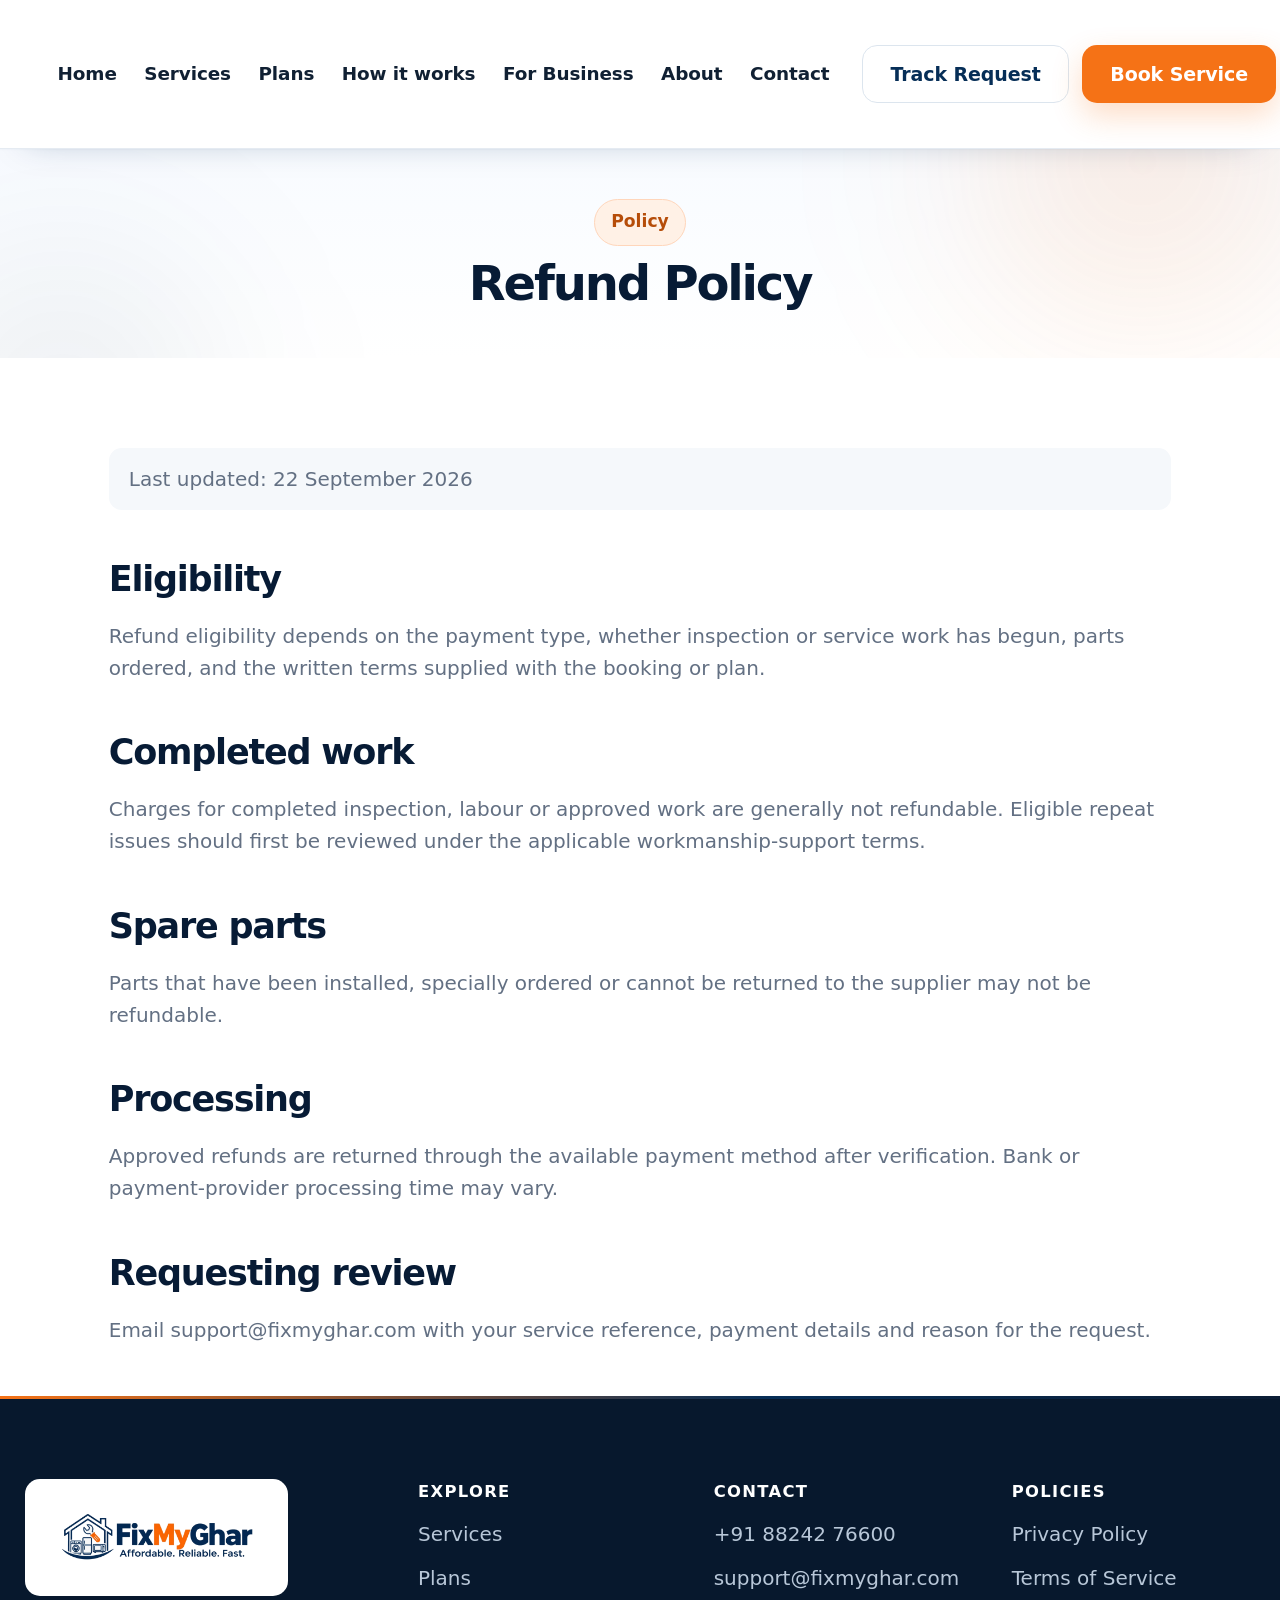
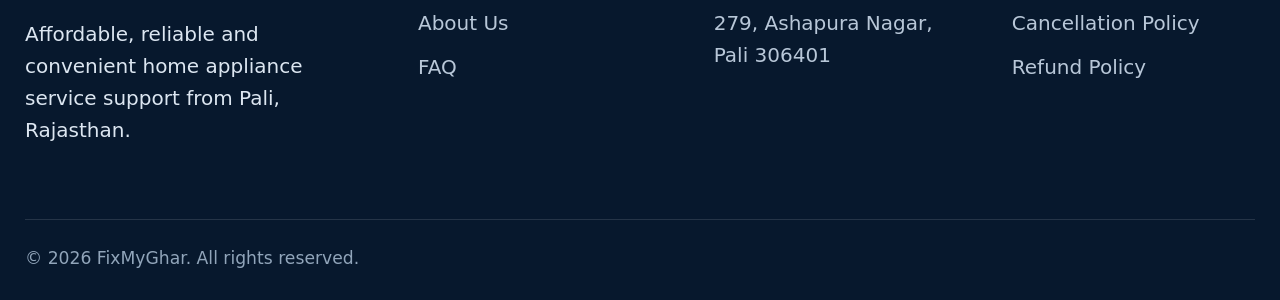
<file: refund.html>
<!doctype html>
<html lang="en">
<head>
  <meta charset="utf-8">
  <meta name="viewport" content="width=device-width, initial-scale=1">
  <title>Refund Policy | FixMyGhar</title>
  <link rel="stylesheet" href="styles.css?v=20260928">
</head>
<body>

  <div data-site-header></div>

  <main>

    <section class="page-hero page-hero--compact">
      <div class="wrap">
        <span class="eyebrow">Policy</span>
        <h1>Refund Policy</h1>
      </div>
    </section>

    <section class="section">
      <article class="wrap policy">
        <p class="updated">Last updated: 22 September 2026</p>

        <h2>Eligibility</h2>
        <p>Refund eligibility depends on the payment type, whether inspection or service work has begun, parts ordered, and the written terms supplied with the booking or plan.</p>

        <h2>Completed work</h2>
        <p>Charges for completed inspection, labour or approved work are generally not refundable. Eligible repeat issues should first be reviewed under the applicable workmanship-support terms.</p>

        <h2>Spare parts</h2>
        <p>Parts that have been installed, specially ordered or cannot be returned to the supplier may not be refundable.</p>

        <h2>Processing</h2>
        <p>Approved refunds are returned through the available payment method after verification. Bank or payment-provider processing time may vary.</p>

        <h2>Requesting review</h2>
        <p>Email support@fixmyghar.com with your service reference, payment details and reason for the request.</p>
      </article>
    </section>

  </main>

  <div data-site-footer></div>

  <script src="script.js?v=20260928"></script>
</body>
</html>
</file>
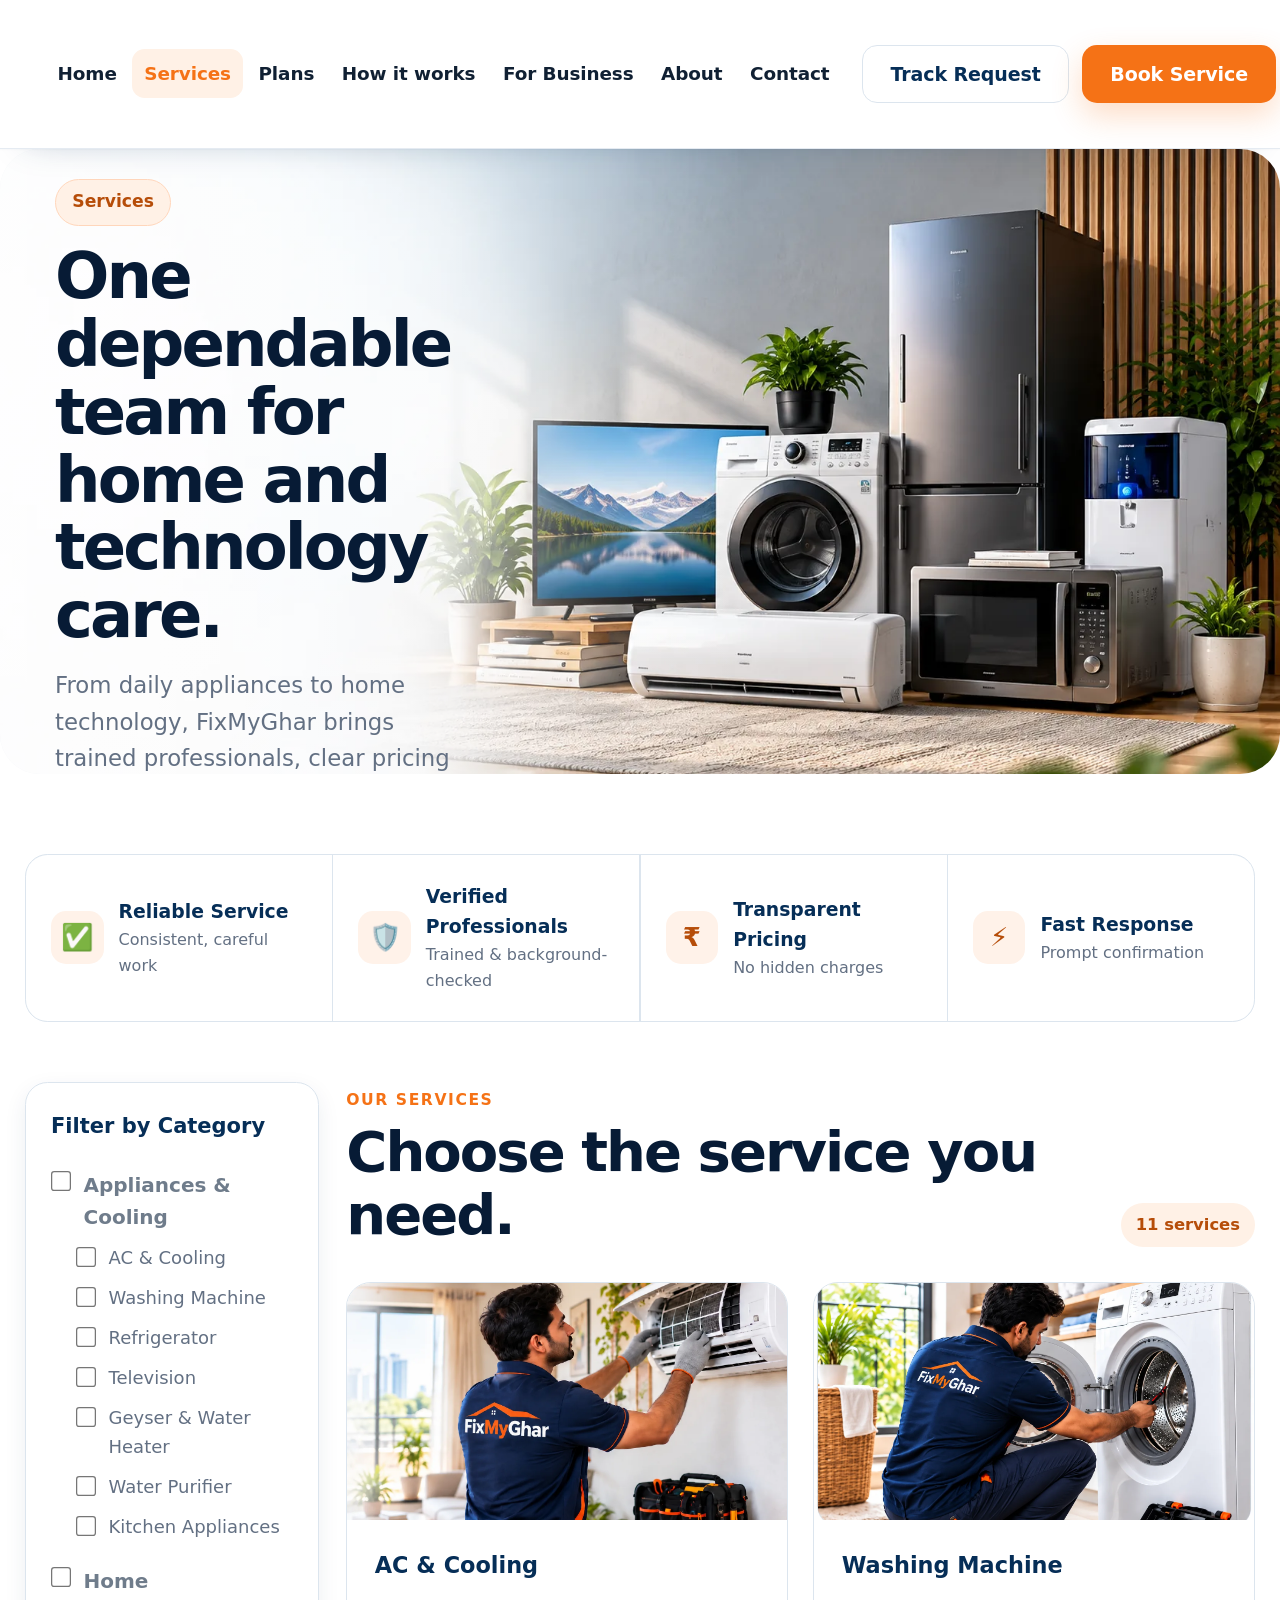
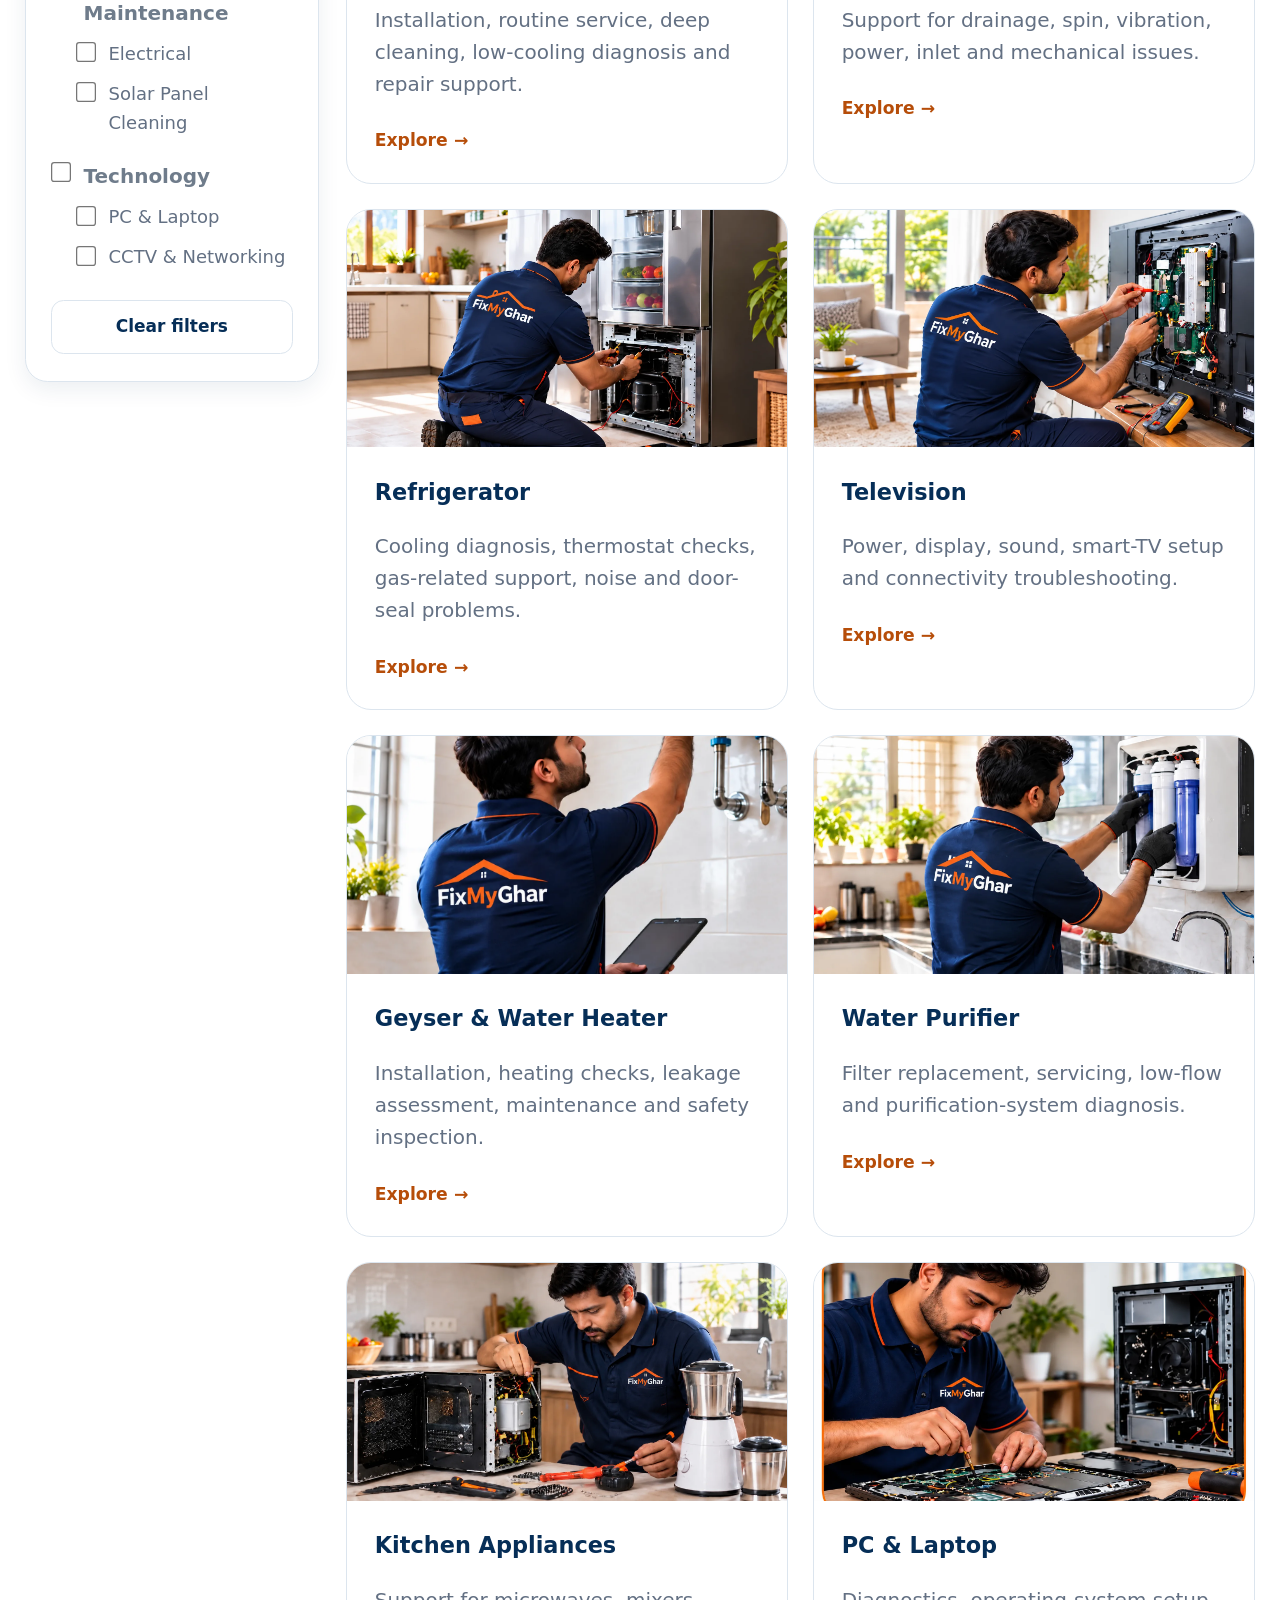
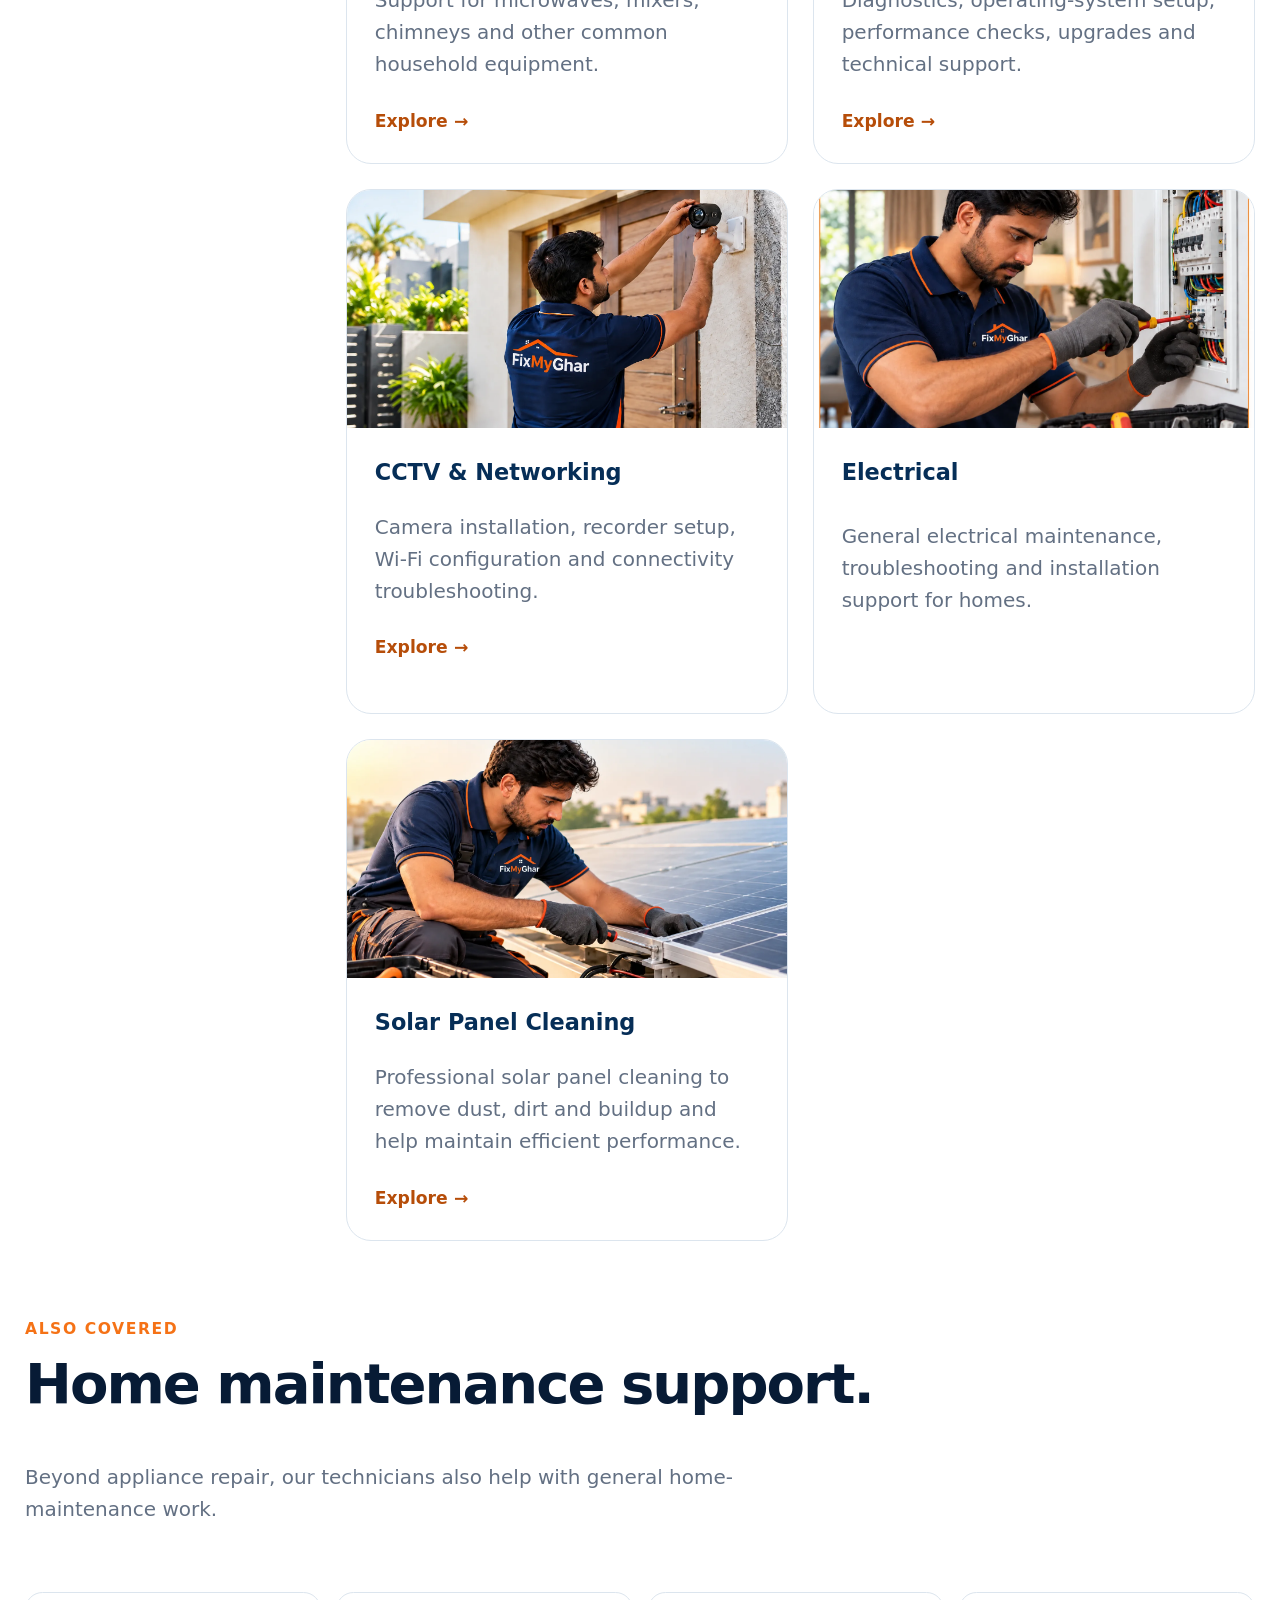
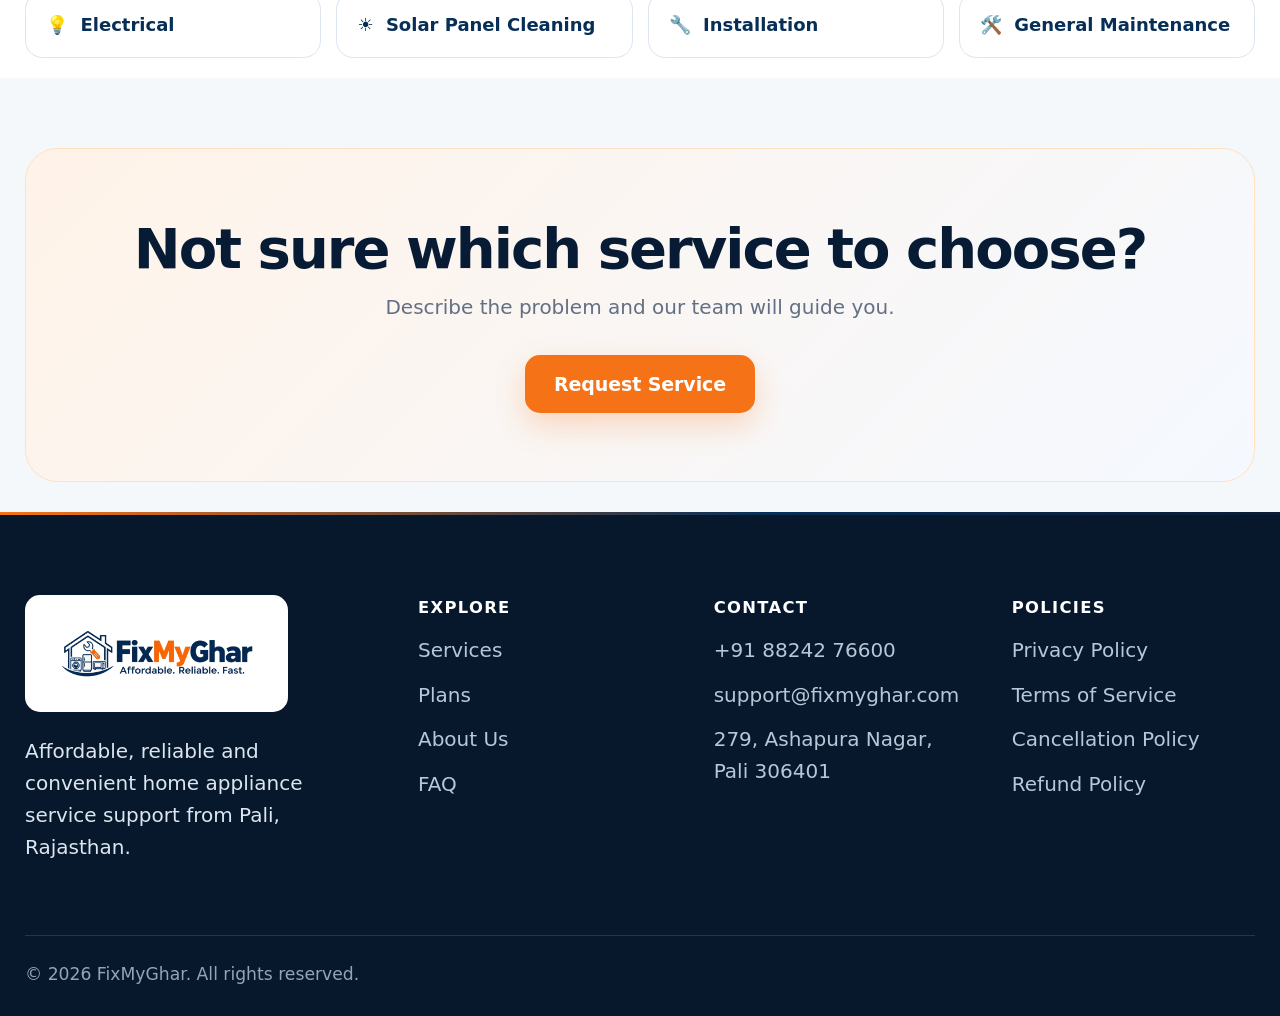
<file: services.html>
<!doctype html>
<html lang="en">
<head>
  <meta charset="utf-8">
  <meta name="viewport" content="width=device-width, initial-scale=1">
  <title>Appliance Repair Services | FixMyGhar</title>
  <meta name="description" content="Explore FixMyGhar appliance repair, maintenance, installation and technology support services in Pali.">
  <link rel="stylesheet" href="styles.css?v=20260928">
</head>
<body data-page="services">

  <div data-site-header></div>

  <main>

    <section class="img-hero">
      <div class="img-hero-media">
        <img src="assets/hero-section/services.webp?v=20260928c" alt="Home appliance showcase: TV, washing machine, refrigerator, AC, water purifier and microwave" loading="eager">
      </div>
      <div class="wrap">
        <div class="img-hero-content">
          <span class="eyebrow">Services</span>
          <h1>One dependable team for home and technology care.</h1>
          <p class="lead">From daily appliances to home technology, FixMyGhar brings trained professionals, clear pricing and dependable follow-through to every visit.</p>
          <div class="img-hero-ctas">
            <a class="btn btn-primary" href="/contact">Book a Service</a>
            <a class="btn btn-secondary" href="#services-grid">Explore Services</a>
          </div>
        </div>
      </div>
    </section>

    <section class="section" style="padding: 64px 0 0">
      <div class="wrap trust-strip">
        <div class="trust-strip-item">
          <div class="icon">&#9989;</div>
          <div>
            <strong>Reliable Service</strong>
            <span>Consistent, careful work</span>
          </div>
        </div>
        <div class="trust-strip-item">
          <div class="icon">&#128737;&#65039;</div>
          <div>
            <strong>Verified Professionals</strong>
            <span>Trained &amp; background-checked</span>
          </div>
        </div>
        <div class="trust-strip-item">
          <div class="icon">&#8377;</div>
          <div>
            <strong>Transparent Pricing</strong>
            <span>No hidden charges</span>
          </div>
        </div>
        <div class="trust-strip-item">
          <div class="icon">&#9889;</div>
          <div>
            <strong>Fast Response</strong>
            <span>Prompt confirmation</span>
          </div>
        </div>
      </div>
    </section>

    <section class="section services-section" id="services-grid">
  <div class="wrap">

    <div class="services-layout">

      <!-- FILTER SIDEBAR -->
      <aside class="service-filter">
        <h3>Filter by Category</h3>

        <label class="filter-parent">
          <input type="checkbox" value="appliances" class="category-filter">
          <span>Appliances &amp; Cooling</span>
        </label>

        <label class="filter-child">
          <input type="checkbox" value="ac" class="category-filter">
          <span>AC &amp; Cooling</span>
        </label>

        <label class="filter-child">
          <input type="checkbox" value="washing" class="category-filter">
          <span>Washing Machine</span>
        </label>

        <label class="filter-child">
          <input type="checkbox" value="refrigerator" class="category-filter">
          <span>Refrigerator</span>
        </label>

        <label class="filter-child">
          <input type="checkbox" value="tv" class="category-filter">
          <span>Television</span>
        </label>

        <label class="filter-child">
          <input type="checkbox" value="geyser" class="category-filter">
          <span>Geyser &amp; Water Heater</span>
        </label>

        <label class="filter-child">
          <input type="checkbox" value="purifier" class="category-filter">
          <span>Water Purifier</span>
        </label>

        <label class="filter-child">
          <input type="checkbox" value="kitchen" class="category-filter">
          <span>Kitchen Appliances</span>
        </label>


        <label class="filter-parent">
          <input type="checkbox" value="maintenance" class="category-filter">
          <span>Home Maintenance</span>
        </label>

        <label class="filter-child">
          <input type="checkbox" value="electrical" class="category-filter">
          <span>Electrical</span>
        </label>
        <label class="filter-child">
  <input type="checkbox" value="solar" class="category-filter">
  <span>Solar Panel Cleaning</span>
</label>



        <label class="filter-parent">
          <input type="checkbox" value="technology" class="category-filter">
          <span>Technology</span>
        </label>

        <label class="filter-child">
          <input type="checkbox" value="computer" class="category-filter">
          <span>PC &amp; Laptop</span>
        </label>

        <label class="filter-child">
          <input type="checkbox" value="cctv" class="category-filter">
          <span>CCTV &amp; Networking</span>
        </label>

        <button type="button" class="clear-filters" id="clear-service-filters">
          Clear filters
        </button>
      </aside>


      <!-- SERVICES -->
      <div class="services-results">

        <div class="services-results-head">
          <div>
            <span class="kicker">Our services</span>
            <h2>Choose the service you need.</h2>
          </div>

          <span class="service-count" id="service-count">
            11
          </span>
        </div>

        <div class="content-grid service-grid-filtered" id="service-cards">

          <!-- 1 -->
          <article class="content-card service-card" data-category="ac appliances">
            <img class="service-photo" src="assets/service-ac.webp?v=20260928c"
              alt="Technician servicing a split air conditioner" loading="lazy">
            <div class="service-body">
              <h3>AC &amp; Cooling</h3>
              <p>Installation, routine service, deep cleaning, low-cooling diagnosis and repair support.</p>
              <span class="card-explore">Explore <span>&rarr;</span></span>
            </div>
          </article>

          <!-- 2 -->
          <article class="content-card service-card" data-category="washing appliances">
            <img class="service-photo" src="assets/service-washing.webp?v=20260928c"
              alt="Technician repairing a washing machine" loading="lazy">
            <div class="service-body">
              <h3>Washing Machine</h3>
              <p>Support for drainage, spin, vibration, power, inlet and mechanical issues.</p>
              <span class="card-explore">Explore <span>&rarr;</span></span>
            </div>
          </article>

          <!-- 3 -->
          <article class="content-card service-card" data-category="refrigerator appliances">
            <img class="service-photo" src="assets/service-refrigerator.webp?v=20260928c"
              alt="Technician diagnosing a refrigerator" loading="lazy">
            <div class="service-body">
              <h3>Refrigerator</h3>
              <p>Cooling diagnosis, thermostat checks, gas-related support, noise and door-seal problems.</p>
              <span class="card-explore">Explore <span>&rarr;</span></span>
            </div>
          </article>

          <!-- 4 -->
          <article class="content-card service-card" data-category="tv appliances">
            <img class="service-photo" src="assets/service-tv.webp?v=20260928c"
              alt="Technician repairing a television" loading="lazy">
            <div class="service-body">
              <h3>Television</h3>
              <p>Power, display, sound, smart-TV setup and connectivity troubleshooting.</p>
              <span class="card-explore">Explore <span>&rarr;</span></span>
            </div>
          </article>

          <!-- 5 -->
          <article class="content-card service-card" data-category="geyser appliances">
            <img class="service-photo" src="assets/service-geyser.webp?v=20260928c"
              alt="Technician inspecting a water heater" loading="lazy">
            <div class="service-body">
              <h3>Geyser &amp; Water Heater</h3>
              <p>Installation, heating checks, leakage assessment, maintenance and safety inspection.</p>
              <span class="card-explore">Explore <span>&rarr;</span></span>
            </div>
          </article>

          <!-- 6 -->
          <article class="content-card service-card" data-category="purifier appliances">
            <img class="service-photo" src="assets/service-purifier.webp?v=20260928c"
              alt="Technician servicing a water purifier" loading="lazy">
            <div class="service-body">
              <h3>Water Purifier</h3>
              <p>Filter replacement, servicing, low-flow and purification-system diagnosis.</p>
              <span class="card-explore">Explore <span>&rarr;</span></span>
            </div>
          </article>

          <!-- 7 -->
          <article class="content-card service-card" data-category="kitchen appliances">
            <img class="service-photo" src="assets/service-kitchen.webp?v=20260928c"
              alt="Technician repairing kitchen appliances" loading="lazy">
            <div class="service-body">
              <h3>Kitchen Appliances</h3>
              <p>Support for microwaves, mixers, chimneys and other common household equipment.</p>
              <span class="card-explore">Explore <span>&rarr;</span></span>
            </div>
          </article>

          <!-- 8 -->
          <article class="content-card service-card" data-category="computer technology">
            <img class="service-photo" src="assets/service-laptop.webp?v=20260928c"
              alt="Technician repairing a laptop and computer" loading="lazy">
            <div class="service-body">
              <h3>PC &amp; Laptop</h3>
              <p>Diagnostics, operating-system setup, performance checks, upgrades and technical support.</p>
              <span class="card-explore">Explore <span>&rarr;</span></span>
            </div>
          </article>

          <!-- 9 -->
          <article class="content-card service-card" data-category="cctv technology">
            <img class="service-photo" src="assets/service-cctv.webp?v=20260928c"
              alt="Technician installing a CCTV camera" loading="lazy">
            <div class="service-body">
              <h3>CCTV &amp; Networking</h3>
              <p>Camera installation, recorder setup, Wi-Fi configuration and connectivity troubleshooting.</p>
              <span class="card-explore">Explore <span>&rarr;</span></span>
            </div>
          </article>

          <!-- 10 -->
          <article class="content-card service-card service-card-no-photo" data-category="electrical maintenance">
            <img class="service-photo" src="assets/service-electrical.webp?v=20260928c"
              alt="Technician installing a CCTV camera" loading="lazy">
            <div class="service-body">
              <h3>Electrical</h3>
              <p>General electrical maintenance, troubleshooting and installation support for homes.</p>
              <span class="card-explore">Explore <span>&rarr;</span></span>
            </div>
          </article>
<!-- 11 -->
<article class="content-card service-card" data-category="solar maintenance">
  <img class="service-photo" src="assets/service-solarpanel.webp?v=20260928c"
    alt="Technician cleaning solar panels" loading="lazy">
  <div class="service-body">
    <h3>Solar Panel Cleaning</h3>
    <p>Professional solar panel cleaning to remove dust, dirt and buildup and help maintain efficient performance.</p>
    <span class="card-explore">Explore <span>&rarr;</span></span>
  </div>
</article>
          

  

        </div>

        <div class="no-services" id="no-services">
          No services found for the selected filters.
        </div>

      </div>
    </div>

  </div>
</section>

    <section class="section" style="padding: 32px 0 16px">
      <div class="wrap">
        <div class="section-head">
          <div>
            <span class="kicker">Also covered</span>
            <h2>Home maintenance support.</h2>
          </div>
          <p>Beyond appliance repair, our technicians also help with general home-maintenance work.</p>
        </div>
        <div class="mini-service-grid mini-service-grid--4col">
  <div class="mini-service"><span>💡</span>Electrical</div>
  <div class="mini-service"><span>☀️</span>Solar Panel Cleaning</div>
  <div class="mini-service"><span>🔧</span>Installation</div>
  <div class="mini-service"><span>🛠️</span>General Maintenance</div>
</div>
      </div>
    </section>

    <section class="section soft">
      <div class="wrap route-cta">
        <h2>Not sure which service to choose?</h2>
        <p>Describe the problem and our team will guide you.</p>
        <a class="btn btn-primary" href="/contact">Request Service</a>
      </div>
    </section>

  </main>

  <div data-site-footer></div>
<script>
document.addEventListener("DOMContentLoaded", () => {
  const filters = document.querySelectorAll(".category-filter");
  const cards = document.querySelectorAll(".service-card");
  const clearButton = document.getElementById("clear-service-filters");
  const count = document.getElementById("service-count");
  const noServices = document.getElementById("no-services");

  const parentCategories = {
    appliances: [
      "ac",
      "washing",
      "refrigerator",
      "tv",
      "geyser",
      "purifier",
      "kitchen"
    ],
    maintenance: [
  "electrical",
  "solar"
],
    technology: [
      "computer",
      "cctv"
    ]
  };

  function applyFilters() {
    const selected = [...filters]
      .filter(filter => filter.checked)
      .map(filter => filter.value);

    let visibleCount = 0;

    cards.forEach(card => {
      const categories = card.dataset.category.split(" ");

      let showCard = selected.length === 0;

      if (selected.length > 0) {
        showCard = selected.some(filter => {
          if (parentCategories[filter]) {
            return parentCategories[filter].some(child =>
              categories.includes(child)
            );
          }

          return categories.includes(filter);
        });
      }

      card.classList.toggle("is-hidden", !showCard);

      if (showCard) {
        visibleCount++;
      }
    });

    count.textContent =
      visibleCount + (visibleCount === 1 ? " service" : " services");

    noServices.classList.toggle(
      "is-visible",
      visibleCount === 0
    );
  }

  filters.forEach(filter => {
    filter.addEventListener("change", applyFilters);
  });

  clearButton.addEventListener("click", () => {
    filters.forEach(filter => {
      filter.checked = false;
    });

    applyFilters();
  });

  applyFilters();
});
</script>
  <script src="script.js?v=20260928"></script>
</body>
</html>
</file>
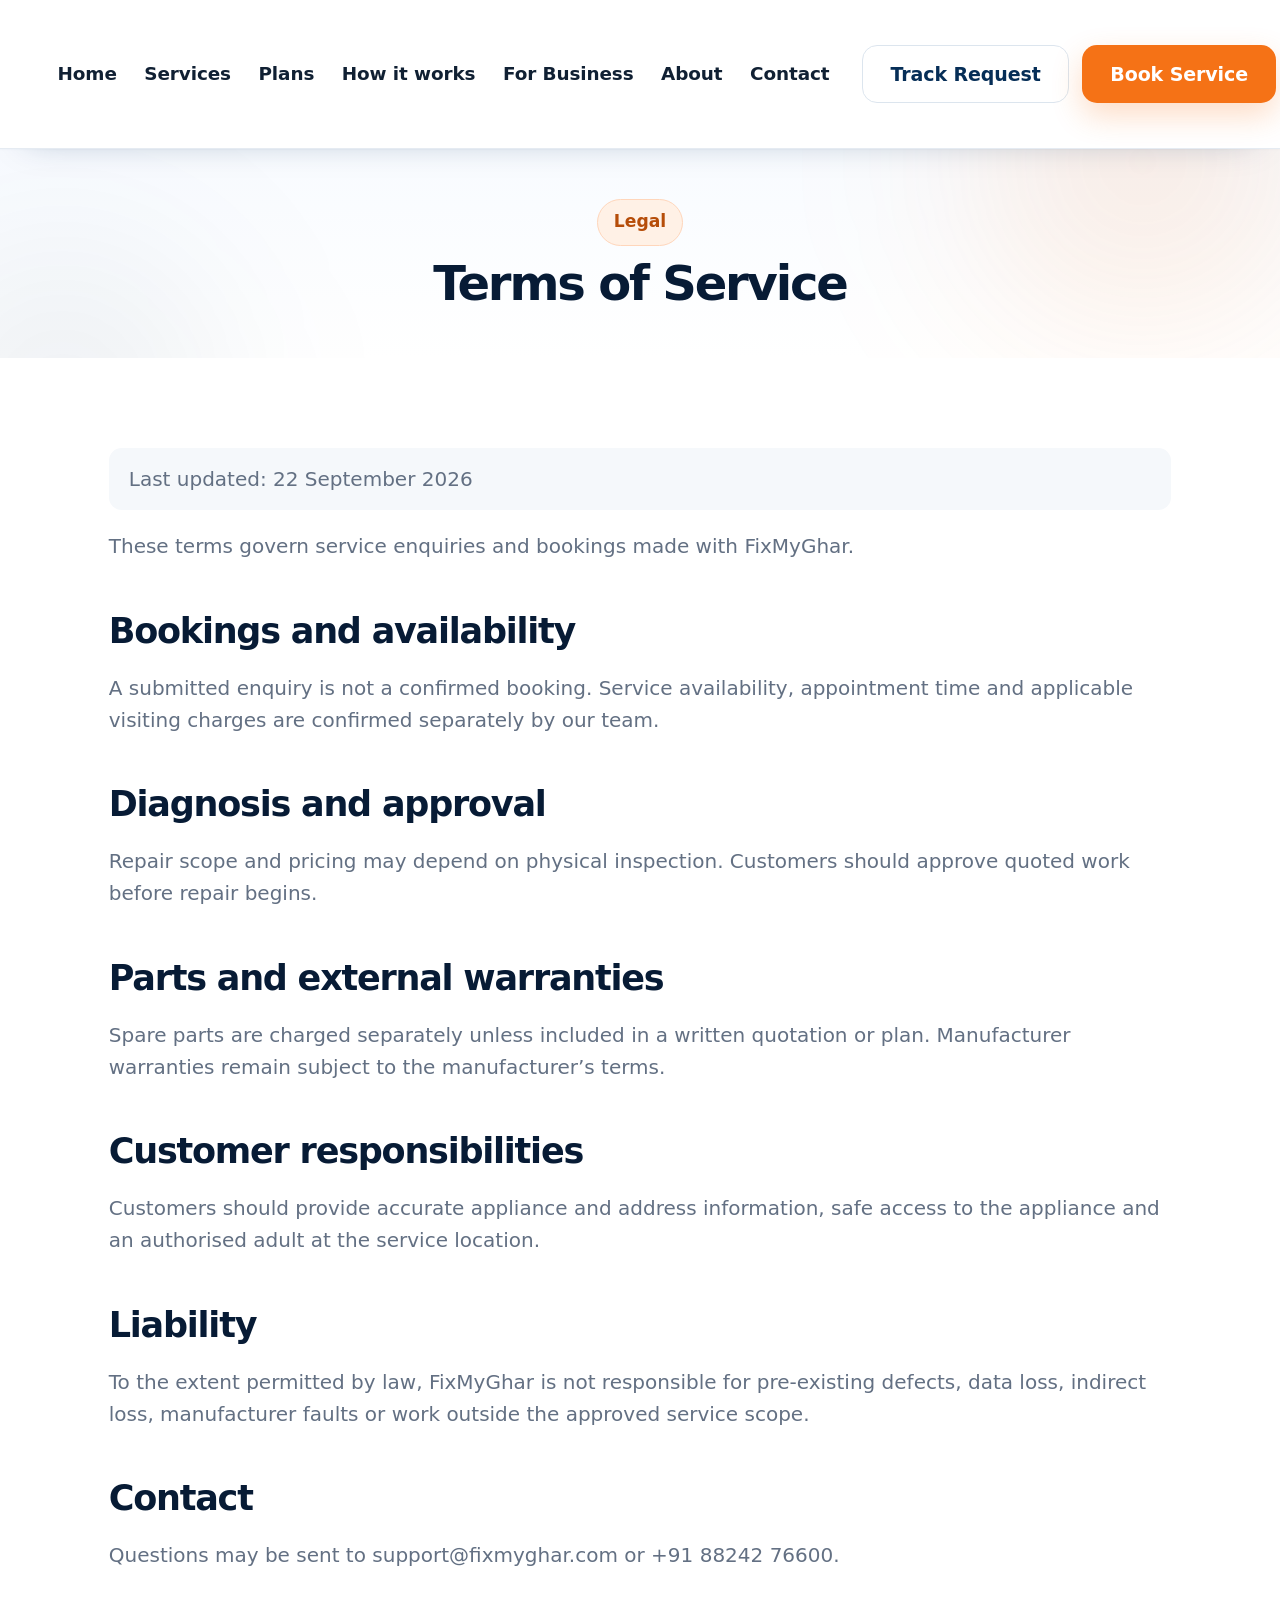
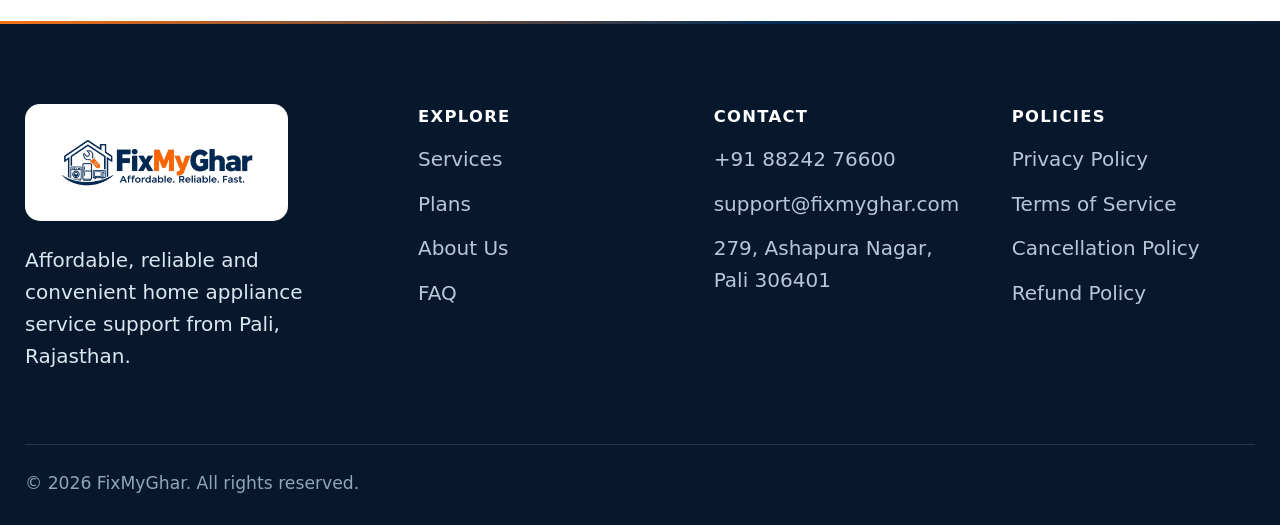
<file: terms.html>
<!doctype html>
<html lang="en">
<head>
  <meta charset="utf-8">
  <meta name="viewport" content="width=device-width, initial-scale=1">
  <title>Terms of Service | FixMyGhar</title>
  <link rel="stylesheet" href="styles.css?v=20260928">
</head>
<body>

  <div data-site-header></div>

  <main>

    <section class="page-hero page-hero--compact">
      <div class="wrap">
        <span class="eyebrow">Legal</span>
        <h1>Terms of Service</h1>
      </div>
    </section>

    <section class="section">
      <article class="wrap policy">
        <p class="updated">Last updated: 22 September 2026</p>
        <p>These terms govern service enquiries and bookings made with FixMyGhar.</p>

        <h2>Bookings and availability</h2>
        <p>A submitted enquiry is not a confirmed booking. Service availability, appointment time and applicable visiting charges are confirmed separately by our team.</p>

        <h2>Diagnosis and approval</h2>
        <p>Repair scope and pricing may depend on physical inspection. Customers should approve quoted work before repair begins.</p>

        <h2>Parts and external warranties</h2>
        <p>Spare parts are charged separately unless included in a written quotation or plan. Manufacturer warranties remain subject to the manufacturer&rsquo;s terms.</p>

        <h2>Customer responsibilities</h2>
        <p>Customers should provide accurate appliance and address information, safe access to the appliance and an authorised adult at the service location.</p>

        <h2>Liability</h2>
        <p>To the extent permitted by law, FixMyGhar is not responsible for pre-existing defects, data loss, indirect loss, manufacturer faults or work outside the approved service scope.</p>

        <h2>Contact</h2>
        <p>Questions may be sent to support@fixmyghar.com or +91 88242 76600.</p>
      </article>
    </section>

  </main>

  <div data-site-footer></div>

  <script src="script.js?v=20260928"></script>
</body>
</html>
</file>
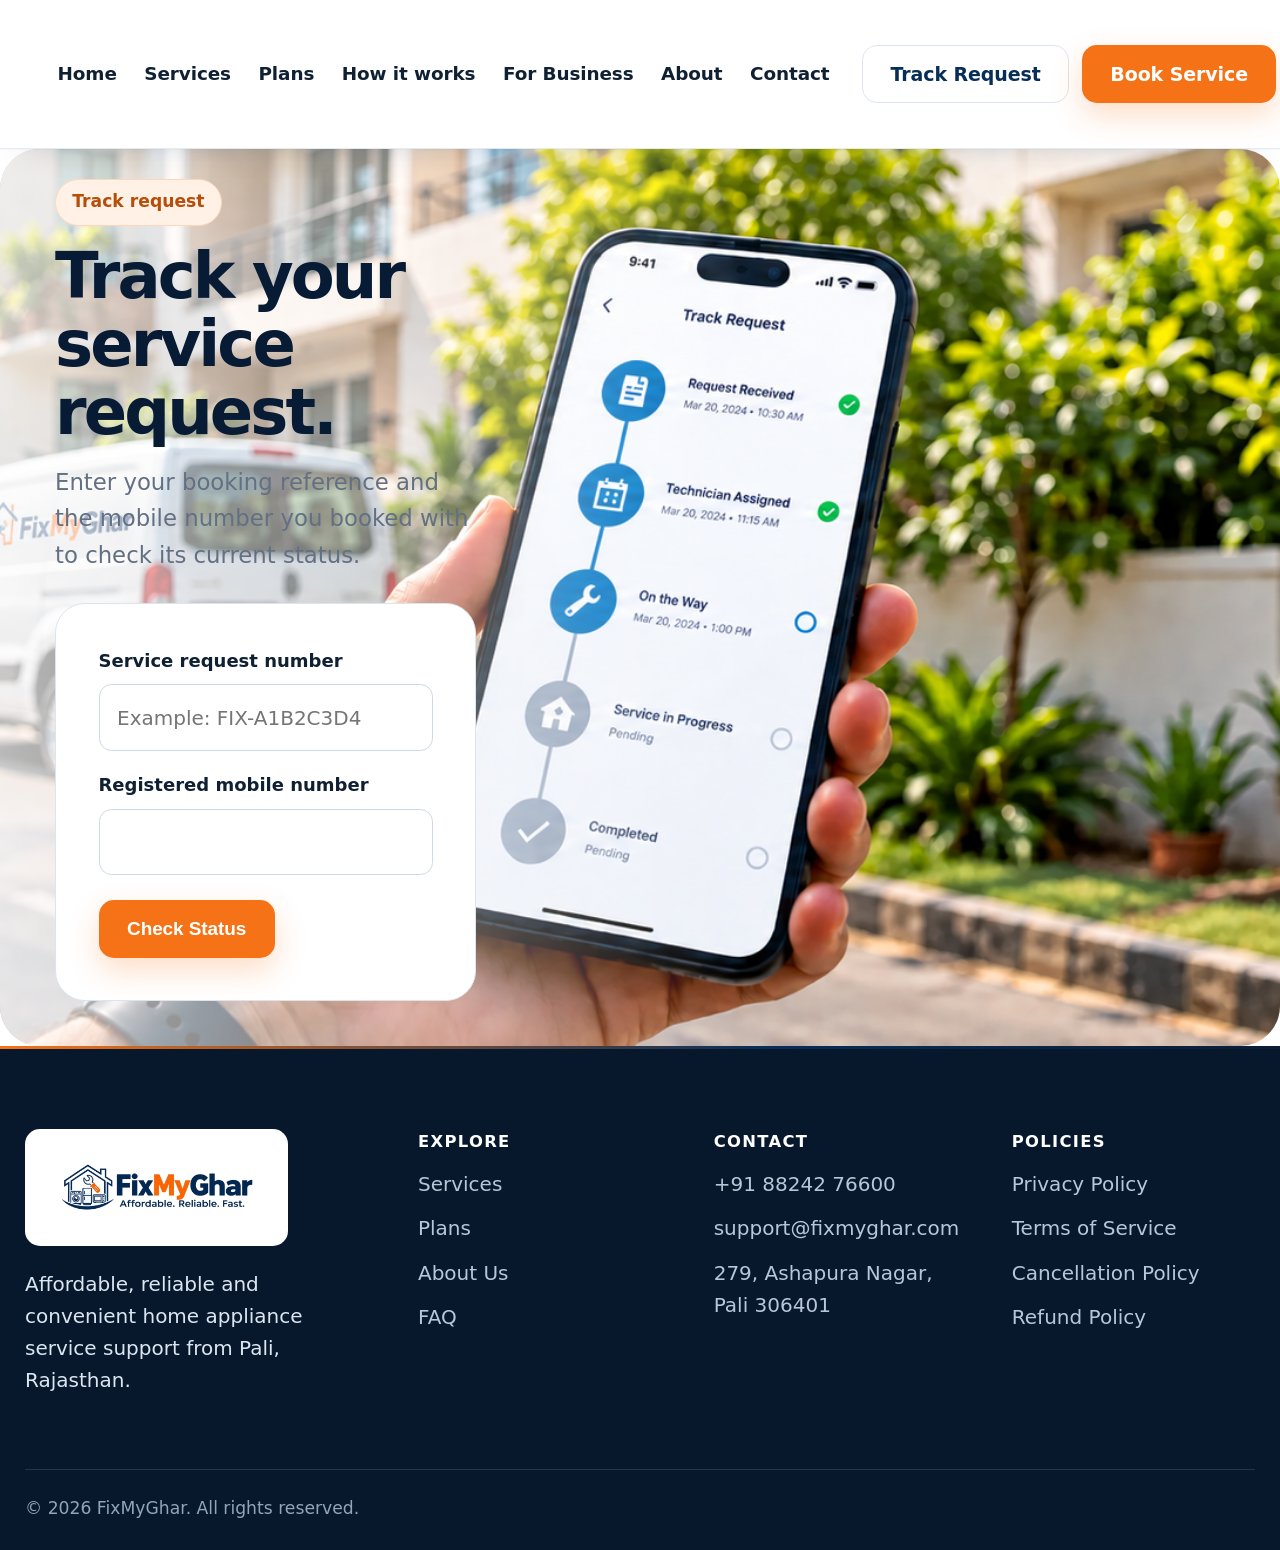
<file: track.html>
<!doctype html>
<html lang="en">
<head>
  <meta charset="utf-8">
  <meta name="viewport" content="width=device-width, initial-scale=1">
  <title>Track Service Request | FixMyGhar</title>
  <meta name="description" content="Track or follow up on a FixMyGhar service request.">
  <link rel="stylesheet" href="styles.css?v=20260928">
</head>
<body>

  <div data-site-header></div>

  <main>

    <section class="img-hero img-hero--form">
      <div class="img-hero-media">
        <img src="assets/hero-section/trackrequest.webp?v=20260928c" alt="Phone showing FixMyGhar request tracking beside a FixMyGhar service van" loading="eager">
      </div>
      <div class="wrap">
        <div class="img-hero-content">
          <span class="eyebrow">Track request</span>
          <h1>Track your service request.</h1>
          <p class="lead">Enter your booking reference and the mobile number you booked with to check its current status.</p>
          <form class="form" id="track-form" style="margin-top: 24px">
            <div class="field">
              <label for="request">Service request number</label>
              <input id="request" placeholder="Example: FIX-A1B2C3D4" required>
            </div>
            <div class="field" style="margin-top: 16px">
              <label for="phone">Registered mobile number</label>
              <input id="phone" inputmode="tel" required>
            </div>
            <button class="btn btn-primary" type="submit" style="margin-top: 20px">Check Status</button>
            <div class="notice" role="status">Online tracking is being connected. Please call +91 88242 76600 for the current status of your request.</div>
          </form>
        </div>
      </div>
    </section>

  </main>

  <div data-site-footer></div>

  <script src="script.js?v=20260928"></script>
</body>
</html>
</file>
<file: styles.css>
/* ==========================================================================
   FixMyGhar — Global Stylesheet
   ========================================================================== */

:root {
  --navy: #062e57;
  --navy2: #0b1d35;
  --orange: #f57216;
  --orange-deep: #b64d09;
  --mint: #18b88f;
  --ink: #102033;
  --muted: #637083;
  --paper: #fff;
  --soft: #f5f8fb;
  --line: #dce5ee;
  --shadow-sm: 0 6px 18px rgba(6, 46, 87, 0.08);
  --shadow: 0 18px 55px rgba(6, 46, 87, 0.12);
  --shadow-lg: 0 28px 70px rgba(6, 46, 87, 0.16);
  --ease: cubic-bezier(0.2, 0.7, 0.2, 1);
}

@media (prefers-reduced-motion: reduce) {
  *,
  *::before,
  *::after {
    animation-duration: 0.001ms !important;
    animation-iteration-count: 1 !important;
    transition-duration: 0.001ms !important;
    scroll-behavior: auto !important;
  }
}

* {
  box-sizing: border-box;
}

html {
  scroll-behavior: smooth;
  overflow-x: hidden;
}

/* Desktop/laptop screens render ~25% bigger by default (text, spacing,
   images together) so the site looks the way it's meant to at normal
   100% browser zoom, without anyone needing to zoom in manually. Scoped
   to wider screens only — phones already render at their own correct
   density, and applying this on top of a real mobile viewport would
   shrink the effective layout width and fight the mobile breakpoints
   below. Every max-width/min-width breakpoint in this file has been
   scaled by the same 1.25x so real devices still switch to the mobile
   layout at the same physical screen width as before. */
@media (min-width: 980px) {
  html {
    zoom: 1.25;
  }
}

body {
  margin: 0;
  font-family: Inter, ui-sans-serif, system-ui, -apple-system, BlinkMacSystemFont, "Segoe UI", sans-serif;
  color: var(--ink);
  background: #fff;
  line-height: 1.6;
}

a {
  color: inherit;
  text-decoration: none;
}

img {
  max-width: 100%;
  display: block;
}

.wrap {
  width: min(1180px, calc(100% - 40px));
  margin: auto;
}

[id] {
  scroll-margin-top: 96px;
}

/* ==========================================================================
   Top bar + header + nav
   ========================================================================== */

.header {
  position: sticky;
  top: 0;
  z-index: 30;
  background: rgba(255, 255, 255, 0.96);
  backdrop-filter: blur(12px);
  border-bottom: 1px solid rgba(220, 229, 238, 0.75);
  box-shadow: 0 1px 0 rgba(6, 46, 87, 0.02), 0 12px 30px -22px rgba(6, 46, 87, 0.35);
}

.nav {
  height: 118px;
  display: flex;
  align-items: center;
  justify-content: space-between;
  gap: 16px;
}

.logo {
  width: 270px;
  flex-shrink: 0;
}

.navlinks {
  display: flex;
  align-items: center;
  gap: 2px;
  font-weight: 650;
  font-size: 0.92rem;
  letter-spacing: -0.005em;
  white-space: nowrap;
}

.navlinks a {
  position: relative;
  padding: 8px 10px;
  border-radius: 10px;
  transition: color 0.2s var(--ease), background-color 0.2s var(--ease);
}

.navlinks a:hover {
  color: var(--navy);
  background: var(--soft);
}

.navlinks a.active {
  color: var(--orange);
  background: #fff1e6;
}

.actions {
  display: flex;
  align-items: center;
  gap: 10px;
  flex-shrink: 0;
  white-space: nowrap;
}

.btn {
  display: inline-flex;
  align-items: center;
  justify-content: center;
  min-height: 46px;
  padding: 0 22px;
  border-radius: 12px;
  border: 1px solid transparent;
  font-weight: 750;
  letter-spacing: -0.005em;
  cursor: pointer;
  transition: transform 0.2s var(--ease), box-shadow 0.2s var(--ease), background-color 0.2s var(--ease), border-color 0.2s var(--ease);
  background: none;
  font-size: 0.95rem;
}

.btn-primary {
  background: var(--orange);
  color: white;
  box-shadow: 0 10px 25px rgba(245, 114, 22, 0.24);
}

.btn-primary:hover {
  transform: translateY(-2px);
  background: #db5f0b;
  box-shadow: 0 14px 30px rgba(245, 114, 22, 0.32);
}

.btn-secondary {
  border-color: var(--line);
  background: #fff;
  color: var(--navy);
}

.btn-secondary:hover {
  border-color: var(--orange);
  color: var(--orange-deep);
  transform: translateY(-1px);
}

.menu {
  display: none;
  border: 0;
  background: none;
  font-size: 1.6rem;
}

/* ==========================================================================
   Hero
   ========================================================================== */

.eyebrow {
  display: inline-flex;
  align-items: center;
  gap: 8px;
  color: #b64d09;
  background: #fff1e6;
  border: 1px solid #ffd6bb;
  border-radius: 999px;
  padding: 7px 13px;
  font-size: 0.86rem;
  font-weight: 750;
}

.page-hero h1,
.img-hero-content h1 {
  font-size: clamp(2.6rem, 4.2vw, 4rem);
  font-weight: 800;
  line-height: 1.05;
  letter-spacing: -0.045em;
  color: #071b35;
  margin: 18px 0;
  text-wrap: balance;
}

.img-hero-content h1 span {
  color: var(--orange);
}

.lead {
  font-size: 1.14rem;
  color: var(--muted);
  max-width: 650px;
}

.hero-ctas {
  display: flex;
  gap: 12px;
  flex-wrap: wrap;
  margin: 30px 0;
}

.trust {
  display: flex;
  gap: 22px;
  flex-wrap: wrap;
  color: #4e5d70;
  font-size: 0.92rem;
  font-weight: 650;
}

.trust span:before {
  content: "✓";
  display: inline-grid;
  place-items: center;
  width: 22px;
  height: 22px;
  border-radius: 50%;
  background: #dff8f0;
  color: #078060;
  margin-right: 8px;
}

/* ==========================================================================
   Stats band
   ========================================================================== */

.stats {
  margin-top: 56px;
  position: relative;
  z-index: 3;
}

.stats-grid {
  display: grid;
  grid-template-columns: repeat(4, 1fr);
  background: var(--navy2);
  color: white;
  border-radius: 22px;
  padding: 27px 34px;
  box-shadow: var(--shadow);
}

.stat {
  text-align: center;
  border-right: 1px solid rgba(255, 255, 255, 0.15);
}

.stat:last-child {
  border: 0;
}

.stat strong {
  display: block;
  font-size: 1.8rem;
}

.stat span {
  color: #afc0d4;
  font-size: 0.85rem;
}

/* ==========================================================================
   Sections
   ========================================================================== */

/* Asymmetric (top-heavy) on purpose: adjacent sections' padding doesn't
   CSS-collapse like margins do, so two plain sections back to back used to
   stack to 160px of dead space (80+80). Owning most of the gap on the
   incoming section's top and keeping the outgoing bottom small means a
   normal section-to-section transition now lands around 96px instead. */
.section {
  padding: 56px 0 24px;
}

.section.soft {
  background: var(--soft);
}

.section-head {
  display: flex;
  flex-direction: column;
  align-items: start;
  gap: 12px;
  margin-bottom: 38px;
}

.kicker {
  color: var(--orange);
  font-weight: 800;
  text-transform: uppercase;
  letter-spacing: 0.1em;
  font-size: 0.78rem;
}

.section h2,
.page-section h2 {
  font-size: clamp(2rem, 3.5vw, 3.15rem);
  font-weight: 800;
  line-height: 1.12;
  letter-spacing: -0.035em;
  color: #071b35;
  margin: 8px 0;
}

/* Smaller, consistent h2 used for card/panel headers (not big section
   titles) — band, contact panel, form and long-form policy headings all
   share this one size/weight instead of each falling back to a different
   default. */
.band h2,
.contact-panel h2,
.form h2,
.policy h2 {
  font-size: 1.75rem;
  font-weight: 800;
  line-height: 1.2;
}

.section-head p {
  max-width: 590px;
  color: var(--muted);
}

/* ==========================================================================
   Service cards (shared card style)
   ========================================================================== */

.service-grid {
  display: grid;
  grid-template-columns: repeat(4, 1fr);
  gap: 18px;
}

.card {
  background: #fff;
  border: 1px solid var(--line);
  border-radius: 20px;
  padding: 25px;
  transition: transform 0.25s var(--ease), box-shadow 0.25s var(--ease), border-color 0.25s var(--ease);
}

.card:hover {
  transform: translateY(-4px);
  box-shadow: var(--shadow);
  border-color: #ffc59d;
}

.card:hover .icon {
  background: var(--orange);
  color: #fff;
}

.icon {
  width: 54px;
  height: 54px;
  display: grid;
  place-items: center;
  background: #fff2e9;
  color: #b64d09;
  border-radius: 15px;
  font-size: 1.85rem;
  font-weight: 700;
}

/* Every h3 on the site (service cards, steps, value cards, content cards)
   shares this one size/weight so headings are the same "character" wherever
   they're used — only margin/color vary per component below. */
.card h3,
.step h3,
.value h3,
.content-card h3,
.service-card h3 {
  font-size: 1.12rem;
  font-weight: 800;
}

.card h3 {
  margin: 18px 0 6px;
  color: var(--navy);
}

.card p {
  color: var(--muted);
  font-size: 0.92rem;
  margin: 0;
}

.home-service-card {
  padding: 0;
  overflow: hidden;
}

.home-service-card > img {
  width: 100%;
  height: 150px;
  object-fit: cover;
}

.home-service-card h3,
.home-service-card p {
  margin-left: 20px;
  margin-right: 20px;
}

.home-service-card p {
  margin-bottom: 12px;
}

.card-explore {
  display: inline-flex;
  align-items: center;
  gap: 5px;
  margin: 0 20px 20px;
  color: var(--orange-deep);
  font-weight: 750;
  font-size: 0.86rem;
}

.card-explore span {
  display: inline-block;
  transition: transform 0.2s var(--ease);
}

.card:hover .card-explore span {
  transform: translateX(3px);
}

/* ==========================================================================
   How it works — steps
   ========================================================================== */

.steps {
  display: grid;
  grid-template-columns: repeat(4, 1fr);
  gap: 26px;
  counter-reset: step;
}

.step {
  counter-increment: step;
}

.step:before {
  content: "0" counter(step);
  font-size: 2.7rem;
  font-weight: 850;
  color: #ffd7ba;
}

.step h3 {
  margin: 2px 0 6px;
  color: var(--navy);
}

.step p {
  margin: 0;
  color: var(--muted);
}

/* ==========================================================================
   Call-to-action band
   ========================================================================== */

.band {
  position: relative;
  background: linear-gradient(125deg, var(--navy2), var(--navy));
  color: white;
  border-radius: 28px;
  padding: 52px;
  display: flex;
  align-items: center;
  justify-content: space-between;
  gap: 30px;
  overflow: hidden;
  box-shadow: var(--shadow-lg);
}

.band::before {
  content: "";
  position: absolute;
  width: 420px;
  height: 420px;
  top: -180px;
  right: -120px;
  border-radius: 50%;
  background: radial-gradient(circle, rgba(245, 114, 22, 0.22), transparent 70%);
  pointer-events: none;
}

.band > * {
  position: relative;
  z-index: 1;
}

.band h2 {
  color: #fff;
  margin: 0 0 10px;
}

.band p {
  color: #c2d1e0;
  margin: 0;
}

/* ==========================================================================
   Contact panel + form
   ========================================================================== */

.contact-grid {
  display: grid;
  grid-template-columns: 0.8fr 1.2fr;
  gap: 36px;
}

.contact-panel {
  background: var(--navy2);
  color: white;
  border-radius: 24px;
  padding: 36px;
}

.contact-panel h2 {
  color: white;
  margin-top: 0;
}

.contact-item {
  padding: 18px 0;
  border-bottom: 1px solid rgba(255, 255, 255, 0.12);
}

.contact-item:last-child {
  border: 0;
}

.contact-item small {
  display: block;
  color: #9fb2c8;
  text-transform: uppercase;
  letter-spacing: 0.08em;
}

.contact-item a {
  display: inline-block;
  margin-top: 4px;
  font-size: 1.08rem;
  font-weight: 700;
  color: #fff;
}

.form {
  background: white;
  border: 1px solid var(--line);
  border-radius: 24px;
  padding: 34px;
}

.form h2 {
  margin: 0 0 24px;
}

.fields {
  display: grid;
  grid-template-columns: 1fr 1fr;
  gap: 16px;
}

.field.full {
  grid-column: 1 / -1;
}

.field label {
  display: block;
  font-weight: 700;
  margin-bottom: 7px;
  font-size: 0.9rem;
}

.field input,
.field select,
.field textarea {
  width: 100%;
  padding: 13px 14px;
  border: 1px solid #cfd9e4;
  border-radius: 10px;
  font: inherit;
}

.field textarea {
  min-height: 110px;
  resize: vertical;
}

.notice {
  display: none;
  margin-top: 14px;
  color: #087b60;
  font-weight: 700;
}

.notice.is-error {
  color: #b3261e;
}

/* ==========================================================================
   Inner-page hero
   ========================================================================== */

.page-hero {
  position: relative;
  padding: 60px 0;
  background: linear-gradient(180deg, #f8fbff, #fff);
  overflow: hidden;
}

/* Compact variant for FAQ/legal pages — a page title, not a marketing hero. */
.page-hero.page-hero--compact {
  padding: 40px 0;
}

.page-hero--compact h1 {
  font-size: clamp(2rem, 3vw, 2.6rem);
  margin: 10px 0 0;
}

.page-hero--compact .eyebrow {
  margin-bottom: 0;
}

.page-hero::before,
.page-hero::after {
  content: "";
  position: absolute;
  z-index: 0;
  border-radius: 50%;
  filter: blur(60px);
  pointer-events: none;
}

.page-hero::before {
  width: 420px;
  height: 420px;
  top: -200px;
  right: -100px;
  background: radial-gradient(circle, rgba(245, 114, 22, 0.14), transparent 70%);
}

.page-hero::after {
  width: 380px;
  height: 380px;
  bottom: -220px;
  left: -140px;
  background: radial-gradient(circle, rgba(6, 46, 87, 0.09), transparent 70%);
}

.page-hero .wrap {
  position: relative;
  z-index: 1;
  max-width: 900px;
  text-align: center;
}

/* ==========================================================================
   Image hero — one shared component for every page that has a hero photo
   (Home, Services, Plans, How it works, For Business, About, Contact,
   Track). The photo is a single full-bleed background with the brand's
   text overlaid on its left side (each photo was composed with a light,
   empty left edge for exactly this purpose); on narrow screens the text
   and image stack instead of overlaying, per the required mobile layout.
   ========================================================================== */

.img-hero {
  position: relative;
  height: 500px;
  min-height: 0;
  display: grid;
  align-items: center;
  overflow: hidden;
  border-radius: 32px;
  margin: 0;
  width: 100%;
  padding: 24px 44px;
  background: var(--soft);
}

.img-hero-media {
  position: absolute;
  inset: 0;
  z-index: 0;
}

/* Safety net for text legibility: each source photo already fades to a
   light left edge, but exactly how much varies per image and per hero
   width (the crop mode itself changes across breakpoints). This adds a
   soft, text-zone-only wash on top — not a filter over the whole photo —
   so copy always stays readable without hand-tuning every image/width
   combination individually. */
.img-hero-media::after {
  content: "";
  position: absolute;
  inset: 0;
  z-index: 1;
  background: linear-gradient(90deg, rgba(255, 255, 255, 0.72) 0%, rgba(255, 255, 255, 0.4) 32%, rgba(255, 255, 255, 0) 58%);
  pointer-events: none;
}

.img-hero-media img {
  width: 100%;
  height: 100%;
  object-fit: cover;
  object-position: center right;
}

/* Override the base .wrap's centering (width cap + margin:auto) — inside
   the hero it must hug the left edge (where the padded content column
   lives), not float centered within a narrower capped column. */
.img-hero > .wrap {
  position: relative;
  z-index: 1;
  width: 100%;
  max-width: none;
  margin: 0;
}

.img-hero-content {
  max-width: 36%;
}

.img-hero-content .lead {
  max-width: 340px;
}

.img-hero-content h1 {
  text-align: left;
  font-size: clamp(2.625rem, 4vw, 3.625rem);
  line-height: 1.06;
  margin: 14px 0 0;
}

.img-hero-content .lead {
  text-align: left;
  margin: 14px 0 0;
}

.img-hero-ctas {
  display: flex;
  flex-wrap: wrap;
  gap: 12px;
  margin-top: 22px;
}

/* The Track page embeds a full form (inputs + button) inside the hero
   instead of just a heading/CTA pair — the fixed height every other
   .img-hero page uses would clip it, so this variant grows with its
   content at every breakpoint instead. */
.img-hero.img-hero--form {
  height: auto;
  min-height: 500px;
  padding-bottom: 36px;
}

@media (max-width: 1225px) {
  .img-hero {
    display: grid;
    flex-direction: row;
    position: relative;
    min-height: clamp(420px, 57vw, 460px);
    border-radius: 24px;
    background: var(--soft);
    margin: 0;
    width: 100%;
    /* No horizontal padding here — the image (a sibling flex item below)
       must stay edge-to-edge; only the text column gets inset, via
       .img-hero-content's own padding a few rules down. */
    padding: 28px 40px;
  }

  .img-hero-media::after {
    content: "";
  }

  .img-hero-media {
    position: absolute;
    order: 2;
    height: auto;
    border-radius: 22px;
    overflow: hidden;
    margin-top: 0;
  }

  .img-hero > .wrap {
    position: relative;
    order: 1;
    width: 100%;
    margin: 0;
  }

  .img-hero-content {
    max-width: 56%;
    padding: 0;
    text-align: left;
  }

  .img-hero-content h1,
  .img-hero-content .lead {
    text-align: left;
  }

  .img-hero-content h1,
  .img-hero-content h1 span,
  .img-hero-content .lead,
  .img-hero-content .trust {
    color: #fff;
    font-weight: 800;
    text-shadow: 0 1px 4px rgba(0, 0, 0, 0.65), 0 1px 12px rgba(0, 0, 0, 0.45);
  }

  .img-hero-content .trust span:before {
    background: #fff;
    text-shadow: none;
  }

  .img-hero-ctas {
    justify-content: flex-start;
    margin-top: 18px;
  }
}

@media (max-width: 775px) {
  .img-hero {
    border-radius: 20px;
    min-height: clamp(380px, 90vw, 430px);
    margin: 0;
    width: 100%;
    padding: 18px 16px;
  }

  .img-hero-media {
    border-radius: 18px;
    height: auto;
    margin-top: 0;
  }

  .img-hero-content h1 {
    font-size: clamp(1.75rem, 7vw, 2.125rem);
    line-height: 1.08;
    margin-top: 12px;
  }

  .img-hero-content .lead {
    margin-top: 12px;
    font-size: clamp(0.875rem, 3.2vw, 1rem);
    line-height: 1.55;
  }

  .img-hero-content {
    max-width: 78%;
  }

  .img-hero-ctas {
    gap: 10px;
    margin-top: 14px;
  }

  .img-hero-ctas .btn {
    min-height: 38px;
    padding: 0 10px;
    font-size: 0.82rem;
  }

  .img-hero .eyebrow {
    gap: 6px;
    padding: 5px 9px;
    font-size: 0.76rem;
  }
}

/* ==========================================================================
   Trust strip — compact reassurance row used to break up sparse sections
   ========================================================================== */

.trust-strip {
  display: grid;
  grid-template-columns: repeat(4, 1fr);
  gap: 1px;
  background: var(--line);
  border: 1px solid var(--line);
  border-radius: 18px;
  overflow: hidden;
}

.trust-strip-item {
  background: #fff;
  padding: 22px 20px;
  display: flex;
  align-items: center;
  gap: 12px;
}

.trust-strip-item .icon {
  width: 42px;
  height: 42px;
  font-size: 1.3rem;
  border-radius: 12px;
  flex-shrink: 0;
}

.trust-strip-item strong {
  display: block;
  color: var(--navy);
  font-size: 0.94rem;
}

.trust-strip-item span {
  display: block;
  color: var(--muted);
  font-size: 0.8rem;
}

/* ==========================================================================
   About page
   ========================================================================== */

.about-grid {
  display: grid;
  grid-template-columns: 0.9fr 1.1fr;
  gap: 55px;
  align-items: center;
}

/* Compact service-category tiles (Who We Are section) */
.mini-service-grid {
  display: grid;
  grid-template-columns: repeat(2, 1fr);
  gap: 12px;
}

.mini-service-grid--4col {
  grid-template-columns: repeat(4, 1fr);
}

.mini-service {
  display: flex;
  align-items: center;
  gap: 10px;
  background: #fff;
  border: 1px solid var(--line);
  border-radius: 14px;
  padding: 14px 16px;
  font-weight: 700;
  font-size: 0.9rem;
  color: var(--navy);
  transition: transform 0.2s var(--ease), box-shadow 0.2s var(--ease), border-color 0.2s var(--ease);
}

.mini-service:hover {
  transform: translateY(-2px);
  box-shadow: var(--shadow-sm);
  border-color: #ffc59d;
}

/* Reusable premium SVG icon badge — used for the mini-service tiles and
   floating hero cards. One consistent size/background/stroke treatment
   instead of emoji, per-page inline styling, or a new icon dependency. */
.about-service-icon {
  display: inline-flex;
  align-items: center;
  justify-content: center;
  width: 38px;
  height: 38px;
  border-radius: 10px;
  background: linear-gradient(135deg, #eef4fb, #f7f9fc);
  border: 1px solid var(--line);
  color: var(--navy);
  flex-shrink: 0;
  transition: background-color 0.22s var(--ease), border-color 0.22s var(--ease), color 0.22s var(--ease);
}

.about-service-icon svg {
  width: 20px;
  height: 20px;
  stroke: currentColor;
  fill: none;
  stroke-width: 1.6;
  stroke-linecap: round;
  stroke-linejoin: round;
}

.mini-service:hover .about-service-icon {
  background: var(--navy2);
  border-color: var(--navy2);
  color: #fff;
}

.about-service-icon--sm {
  width: 30px;
  height: 30px;
  border-radius: 9px;
}

.about-service-icon--sm svg {
  width: 16px;
  height: 16px;
}

.about-service-icon--accent {
  color: var(--orange-deep);
  background: linear-gradient(135deg, #fff2e9, #fff8f2);
  border-color: #ffd9b8;
}

/* Pali → Jaipur → Rajasthan journey flow (Where We Serve section) */
.journey-flow {
  display: flex;
  align-items: center;
  justify-content: center;
  gap: 18px;
  flex-wrap: wrap;
  max-width: 900px;
  margin: 0 auto;
}

.journey-step {
  display: flex;
  flex-direction: column;
  align-items: center;
  gap: 4px;
  background: #fff;
  border: 1px solid var(--line);
  border-radius: 18px;
  padding: 26px 30px;
  text-align: center;
  min-width: 180px;
}

.journey-step .icon {
  width: 46px;
  height: 46px;
  display: grid;
  place-items: center;
  background: #fff2e9;
  border-radius: 12px;
  font-size: 1.3rem;
  margin-bottom: 6px;
}

.journey-step strong {
  color: var(--navy);
  font-size: 1.05rem;
}

.journey-step span:last-child {
  color: var(--muted);
  font-size: 0.82rem;
}

.journey-step--primary {
  background: var(--navy2);
  border-color: var(--navy2);
  box-shadow: var(--shadow);
}

.journey-step--primary .icon {
  background: rgba(245, 114, 22, 0.2);
}

.journey-step--primary strong {
  color: #fff;
}

.journey-step--primary span:last-child {
  color: #b9c8db;
}

.journey-arrow {
  color: var(--orange);
  font-size: 1.6rem;
  font-weight: 700;
}

/* Closing vision statement */
.vision-block {
  text-align: center;
  background: linear-gradient(180deg, #fff, var(--soft));
}

.vision-statement {
  font-size: clamp(1.9rem, 3.2vw, 2.7rem);
  font-weight: 800;
  line-height: 1.2;
  letter-spacing: -0.03em;
  color: #071b35;
  max-width: 780px;
  margin: 10px auto 22px;
  text-wrap: balance;
}

.vision-support {
  max-width: 700px;
  margin: 0 auto;
  color: var(--muted);
  font-size: 1.05rem;
  line-height: 1.7;
}

.values {
  display: grid;
  grid-template-columns: repeat(3, 1fr);
  gap: 18px;
}

.value {
  padding: 27px;
  border: 1px solid var(--line);
  border-radius: 20px;
}

.value h3 {
  color: var(--navy);
}

.value p {
  color: var(--muted);
}

/* ==========================================================================
   Footer
   ========================================================================== */

footer {
  position: relative;
  background: #07182d;
  color: #dce6f1;
  padding: 64px 0 22px;
  border-top: 3px solid transparent;
  background-image: linear-gradient(#07182d, #07182d), linear-gradient(90deg, var(--orange), var(--navy) 60%, var(--navy2));
  background-origin: border-box;
  background-clip: padding-box, border-box;
}

.footer-grid {
  display: grid;
  grid-template-columns: 1.4fr repeat(3, 1fr);
  gap: 42px;
}

.footer-logo {
  width: 210px;
  display: block;
  background: #fff;
  padding: 10px 16px;
  border-radius: 12px;
  margin-bottom: 18px;
}

.footer-grid h4 {
  color: white;
  margin: 0 0 4px;
  font-size: 0.82rem;
  text-transform: uppercase;
  letter-spacing: 0.08em;
  font-weight: 800;
}

.footer-grid a {
  display: block;
  color: #b8c7d8;
  margin: 10px 0;
  transition: color 0.2s var(--ease);
}

.footer-grid a:hover {
  color: #ff9a54;
}

.footer-bottom {
  display: flex;
  flex-wrap: wrap;
  align-items: center;
  justify-content: space-between;
  gap: 10px;
  border-top: 1px solid rgba(255, 255, 255, 0.12);
  margin-top: 42px;
  padding-top: 20px;
  color: #91a5ba;
  font-size: 0.86rem;
}

/* ==========================================================================
   Services / Business / Plans — content cards
   ========================================================================== */

.content-grid {
  display: grid;
  grid-template-columns: repeat(3, 1fr);
  gap: 20px;
}

.content-card {
  border: 1px solid var(--line);
  border-radius: 20px;
  padding: 28px;
  background: #fff;
  transition: transform 0.25s var(--ease), box-shadow 0.25s var(--ease), border-color 0.25s var(--ease);
}

.content-card:hover {
  transform: translateY(-4px);
  box-shadow: var(--shadow);
  border-color: #ffc59d;
}

.content-card:hover .icon {
  background: var(--orange);
  color: #fff;
}

.content-card h3 {
  color: var(--navy);
  margin: 14px 0 8px;
}

.content-card p,
.content-card li {
  color: var(--muted);
}

.content-card ul {
  padding-left: 20px;
}

.service-card {
  padding: 0;
  overflow: hidden;
}

.service-card .service-photo {
  width: 100%;
  height: 190px;
  object-fit: cover;
  transition: transform 0.35s var(--ease);
}

.service-card:hover .service-photo {
  transform: scale(1.04);
}

.service-card .service-body .card-explore {
  margin: 6px 0 0;
}

.service-card .service-body {
  padding: 22px;
}

.service-card h3 {
  margin: 0 0 7px;
}

/* ==========================================================================
   Plans page
   ========================================================================== */

.plan-controls {
  display: flex;
  justify-content: space-between;
  gap: 20px;
  align-items: center;
  flex-wrap: wrap;
  margin-bottom: 32px;
}

.plan-tabs,
.billing-tabs {
  display: inline-flex;
  gap: 6px;
  padding: 6px;
  background: var(--soft);
  border: 1px solid var(--line);
  border-radius: 14px;
}

.plan-tab,
.billing-tab {
  border: 0;
  background: transparent;
  padding: 10px 16px;
  border-radius: 10px;
  font: inherit;
  font-weight: 800;
  color: var(--muted);
  cursor: pointer;
}

.plan-tab.active,
.billing-tab.active {
  background: var(--navy);
  color: white;
}

.discount-note {
  display: inline-flex;
  align-items: center;
  gap: 8px;
  background: #e5f8f1;
  color: #087b60;
  padding: 8px 12px;
  border-radius: 999px;
  font-weight: 800;
  font-size: 0.9rem;
}

.price-grid {
  display: grid;
  grid-template-columns: repeat(3, 1fr);
  gap: 22px;
}

.price-card {
  border: 1px solid var(--line);
  border-radius: 24px;
  padding: 30px;
  background: #fff;
  position: relative;
}

.price-card.featured {
  border: 2px solid var(--orange);
  box-shadow: var(--shadow);
}

.price-card .plan-name {
  font-size: 1.55rem;
  font-weight: 850;
  color: var(--navy);
  margin: 8px 0;
}

.price-card .price {
  font-size: 2.25rem;
  font-weight: 850;
  color: var(--navy);
}

.price-card .price small {
  font-size: 0.95rem;
  color: var(--muted);
}

.price-card .yearly-saving {
  display: none;
  color: #087b60;
  font-weight: 750;
}

.yearly-mode .yearly-saving {
  display: block;
}

.price-card ul {
  padding-left: 20px;
  color: var(--muted);
}

.price-footnote {
  margin-top: 26px;
  padding: 18px 20px;
  background: var(--soft);
  border-radius: 14px;
  color: var(--muted);
}

/* ==========================================================================
   FAQ
   ========================================================================== */

.faq-list {
  display: grid;
  gap: 14px;
  max-width: 900px;
  margin: auto;
}

.faq-list details {
  border: 1px solid var(--line);
  border-radius: 16px;
  background: #fff;
  padding: 18px 21px;
}

.faq-list summary {
  font-weight: 800;
  color: var(--navy);
  cursor: pointer;
}

.faq-list p {
  color: var(--muted);
  margin-bottom: 0;
}

/* ==========================================================================
   Policy pages
   ========================================================================== */

.policy {
  max-width: 850px;
}

.policy h2 {
  margin-top: 38px;
}

.policy p,
.policy li {
  color: var(--muted);
}

.policy .updated {
  background: var(--soft);
  padding: 12px 16px;
  border-radius: 10px;
}

/* ==========================================================================
   How-it-works page — split lists
   ========================================================================== */

.split {
  display: grid;
  grid-template-columns: 1fr 1fr;
  gap: 35px;
  align-items: start;
}

.check-list {
  list-style: none;
  padding: 0;
}

.check-list li {
  padding: 10px 0;
  border-bottom: 1px solid var(--line);
}

.check-list li:before {
  content: "✓";
  color: var(--mint);
  font-weight: 900;
  margin-right: 10px;
}

.route-cta {
  text-align: center;
  padding: 55px;
  border-radius: 26px;
  background: linear-gradient(135deg, #fff3e8, #f5f9ff);
  border: 1px solid #ffe1c2;
}

.route-cta h2 {
  margin-top: 0;
}

.route-cta p {
  color: var(--muted);
  max-width: 480px;
  margin: 0 auto 26px;
}

/* ==========================================================================
   Responsive
   ========================================================================== */

@media (max-width: 1225px) {
  .navlinks {
    display: none;
  }

  .menu {
    display: block;
  }

  .actions .btn-secondary {
    display: none;
  }

  .about-grid,
  .contact-grid {
    grid-template-columns: 1fr;
  }

  .trust-strip {
    grid-template-columns: repeat(2, 1fr);
  }

  .service-grid {
    grid-template-columns: repeat(2, 1fr);
  }

  .steps {
    grid-template-columns: repeat(2, 1fr);
  }

  .footer-grid {
    grid-template-columns: 1fr 1fr;
  }

  .stats-grid {
    grid-template-columns: repeat(2, 1fr);
    gap: 22px;
  }

  .stat:nth-child(2) {
    border-right: 0;
  }

  .mobile-open .navlinks {
    display: flex;
    position: absolute;
    top: 118px;
    left: 0;
    right: 0;
    background: white;
    padding: 10px 24px;
    flex-direction: column;
    align-items: flex-start;
    gap: 4px;
    box-shadow: var(--shadow);
  }

  .mobile-open .navlinks a {
    width: 100%;
    padding: 14px 0;
    border-bottom: 1px solid var(--line);
  }

  .mobile-open .navlinks a:last-child {
    border-bottom: 0;
  }

  .values {
    grid-template-columns: 1fr;
  }
}

@media (max-width: 1125px) {
  .content-grid,
  .price-grid,
  .split {
    grid-template-columns: 1fr 1fr;
  }
}

@media (max-width: 775px) {
  .wrap {
    width: min(100% - 28px, 1180px);
  }

  .nav {
    height: 72px;
  }

  .logo {
    width: 148px;
  }

  .actions .btn-primary {
    display: none;
  }

  .mobile-open .navlinks {
    top: 72px;
  }

  .service-grid,
  .steps,
  .fields,
  .footer-grid {
    grid-template-columns: 1fr;
  }

  .stats {
    margin-top: 0;
    background: var(--navy2);
  }

  .stats .wrap {
    width: 100%;
  }

  .stats-grid {
    border-radius: 0;
  }

  .stat {
    border: 0;
  }

  .section {
    padding: 44px 0 24px;
  }

  .band {
    padding: 34px;
    align-items: flex-start;
    flex-direction: column;
  }

  .ticket {
    left: -12px;
  }

  .contact-panel,
  .form {
    padding: 25px;
  }

  .content-grid,
  .price-grid,
  .split {
    grid-template-columns: 1fr;
  }

  .trust-strip {
    grid-template-columns: 1fr;
  }

  .route-cta {
    padding: 32px 22px;
  }

  .service-card .service-photo {
    height: 180px;
  }

  .plan-tabs,
  .billing-tabs {
    width: 100%;
    overflow-x: auto;
  }

  .plan-tab,
  .billing-tab {
    flex: 1;
    white-space: nowrap;
    padding: 10px 12px;
  }

  .mini-service-grid {
    grid-template-columns: 1fr;
  }

  .journey-flow {
    flex-direction: column;
  }

  .journey-step {
    width: 100%;
  }

  .journey-arrow {
    transform: rotate(90deg);
  }
}
/* =========================================================
   Service Locations
   ========================================================= */

.locations-section {
  padding: 58px 0;
  background: #f6f9fd;
}

.locations-head {
  text-align: center;
  margin-bottom: 38px;
}

.locations-kicker {
  display: inline-flex;
  align-items: center;
  padding: 6px 13px;
  border-radius: 999px;
  background: #eaf3ff;
  color: #1760a8;
  font-size: 0.76rem;
  font-weight: 800;
  letter-spacing: 0.08em;
}

.locations-head h2 {
  margin: 12px 0 8px;
  color: #071b35;
  font-size: clamp(2rem, 3.2vw, 2.8rem);
  line-height: 1.15;
  letter-spacing: -0.035em;
}

.locations-head p {
  margin: 0 auto;
  max-width: 600px;
  color: #637083;
  font-size: 1rem;
}

.locations-grid {
  display: grid;
  grid-template-columns: repeat(4, 1fr);
  gap: 18px;
}

.location-card {
  min-height: 135px;
  padding: 22px 18px;
  background: #fff;
  border: 1px solid #e0e8f1;
  border-radius: 17px;
  display: flex;
  flex-direction: column;
  align-items: center;
  justify-content: center;
  text-align: center;
  transition:
    transform 0.2s ease,
    box-shadow 0.2s ease,
    border-color 0.2s ease;
}

.location-card:hover {
  transform: translateY(-3px);
  border-color: #bcd7f2;
  box-shadow: 0 12px 30px rgba(6, 46, 87, 0.08);
}

.location-icon {
  width: 44px;
  height: 44px;
  margin-bottom: 10px;
  border-radius: 12px;
  display: grid;
  place-items: center;
  background: linear-gradient(135deg, #e9f4ff, #e5f8f4);
  color: #0660ad;
  font-size: 25px;
  font-weight: 800;
}

.location-card h3 {
  margin: 0 0 3px;
  color: #071b35;
  font-size: 1rem;
  font-weight: 800;
}

.location-card p {
  margin: 0;
  color: #718096;
  font-size: 0.78rem;
}

/* Tablet */
@media (max-width: 1125px) {
  .locations-grid {
    grid-template-columns: repeat(2, 1fr);
  }
}

/* Mobile */
@media (max-width: 775px) {
  .locations-section {
    padding: 42px 0;
  }

  .locations-head {
    margin-bottom: 25px;
  }

  .locations-head h2 {
    font-size: 1.8rem;
  }

  .locations-grid {
    grid-template-columns: repeat(2, 1fr);
    gap: 12px;
  }

  .location-card {
    min-height: 120px;
    padding: 16px 10px;
  }

  .location-icon {
    width: 38px;
    height: 38px;
    font-size: 21px;
    margin-bottom: 8px;
  }

  .location-card h3 {
    font-size: 0.92rem;
  }

  .location-card p {
    font-size: 0.7rem;
  }
}
.location-icon {
  color: var(--orange);
}

.location-icon svg {
  width: 25px;
  height: 25px;
  fill: var(--orange);
  stroke: var(--orange);
  stroke-width: 1;
}
.locations-grid {
  display: grid;
  grid-template-columns: repeat(4, 1fr);
  gap: 18px;
  justify-content: center;
}
.location-card:nth-child(9) {
  grid-column: 2;
}

.location-card:nth-child(10) {
  grid-column: 3;
}
@media (min-width: 1126px) {
  .location-card:nth-child(9) {
    grid-column: 2;
  }

  .location-card:nth-child(10) {
    grid-column: 3;
  }
}
/* =========================================================
   SERVICES FILTER + RESULTS
   ========================================================= */

.services-section {
  padding-top: 48px;
}

.services-layout {
  display: grid;
  grid-template-columns: 270px 1fr;
  gap: 28px;
  align-items: start;
}

/* Filter */

.service-filter {
  position: sticky;
  top: 105px;
  background: #fff;
  border: 1px solid var(--line);
  border-radius: 18px;
  padding: 22px 20px;
  box-shadow: var(--shadow-sm);
}

.service-filter h3 {
  margin: 0 0 20px;
  color: var(--navy);
  font-size: 1.05rem;
  font-weight: 800;
}

.filter-parent,
.filter-child {
  display: flex;
  align-items: flex-start;
  gap: 10px;
  cursor: pointer;
}

.filter-parent {
  margin-top: 18px;
  color: #6f7c8b;
  font-size: 1rem;
  font-weight: 800;
}

.filter-parent:first-of-type {
  margin-top: 0;
}

.filter-child {
  margin: 9px 0 0 20px;
  color: #637083;
  font-size: 0.9rem;
}

.filter-parent input,
.filter-child input {
  width: 16px;
  height: 16px;
  flex-shrink: 0;
  margin: 2px 0 0;
  accent-color: var(--orange);
  cursor: pointer;
}

.clear-filters {
  width: 100%;
  margin-top: 22px;
  padding: 10px 14px;
  border: 1px solid var(--line);
  border-radius: 10px;
  background: #fff;
  color: var(--navy);
  font: inherit;
  font-size: 0.85rem;
  font-weight: 750;
  cursor: pointer;
  transition: 0.2s ease;
}

.clear-filters:hover {
  border-color: var(--orange);
  color: var(--orange-deep);
  background: #fff8f3;
}

/* Results */

.services-results {
  min-width: 0;
}

.services-results-head {
  display: flex;
  align-items: flex-end;
  justify-content: space-between;
  gap: 20px;
  margin-bottom: 28px;
}

.services-results-head h2 {
  margin: 6px 0 0;
}

.service-count {
  flex-shrink: 0;
  padding: 7px 12px;
  border-radius: 999px;
  background: #fff1e6;
  color: var(--orange-deep);
  font-size: 0.82rem;
  font-weight: 800;
}

.service-grid-filtered {
  grid-template-columns: repeat(3, 1fr);
}

/* Services without photos */

.service-card-no-photo {
  overflow: hidden;
}

.service-card-no-photo .service-body {
  min-height: 100%;
  display: flex;
  flex-direction: column;
  align-items: flex-start;
}

.service-card-no-photo .card-explore {
  margin-top: auto !important;
  padding-top: 18px;
}

.service-icon-large {
  width: 52px;
  height: 52px;
  display: grid;
  place-items: center;
  margin-bottom: 15px;
  border-radius: 14px;
  background: #fff2e9;
  font-size: 1.5rem;
}

/* Hidden filtered cards */

.service-card.is-hidden {
  display: none;
}

.no-services {
  display: none;
  padding: 40px 20px;
  text-align: center;
  color: var(--muted);
  border: 1px dashed var(--line);
  border-radius: 16px;
  margin-top: 20px;
}

.no-services.is-visible {
  display: block;
}


/* =========================================================
   RESPONSIVE
   ========================================================= */

@media (max-width: 1312px) {
  .services-layout {
    grid-template-columns: 235px 1fr;
    gap: 22px;
  }

  .service-grid-filtered {
    grid-template-columns: repeat(2, 1fr);
  }
}

@media (max-width: 950px) {
  .services-layout {
    grid-template-columns: 1fr;
  }

  .service-filter {
    position: static;
  }

  .service-grid-filtered {
    grid-template-columns: 1fr 1fr;
  }

  .services-results-head {
    align-items: center;
  }
}

@media (max-width: 650px) {
  .service-grid-filtered {
    grid-template-columns: 1fr;
  }

  .services-results-head {
    flex-direction: column;
    align-items: flex-start;
  }

  .filter-child {
    margin-left: 16px;
  }
}
.step:before {
  content: "0" counter(step);
  font-size: 2.7rem;
  font-weight: 900;
  color: #071b35;
}
</file>
